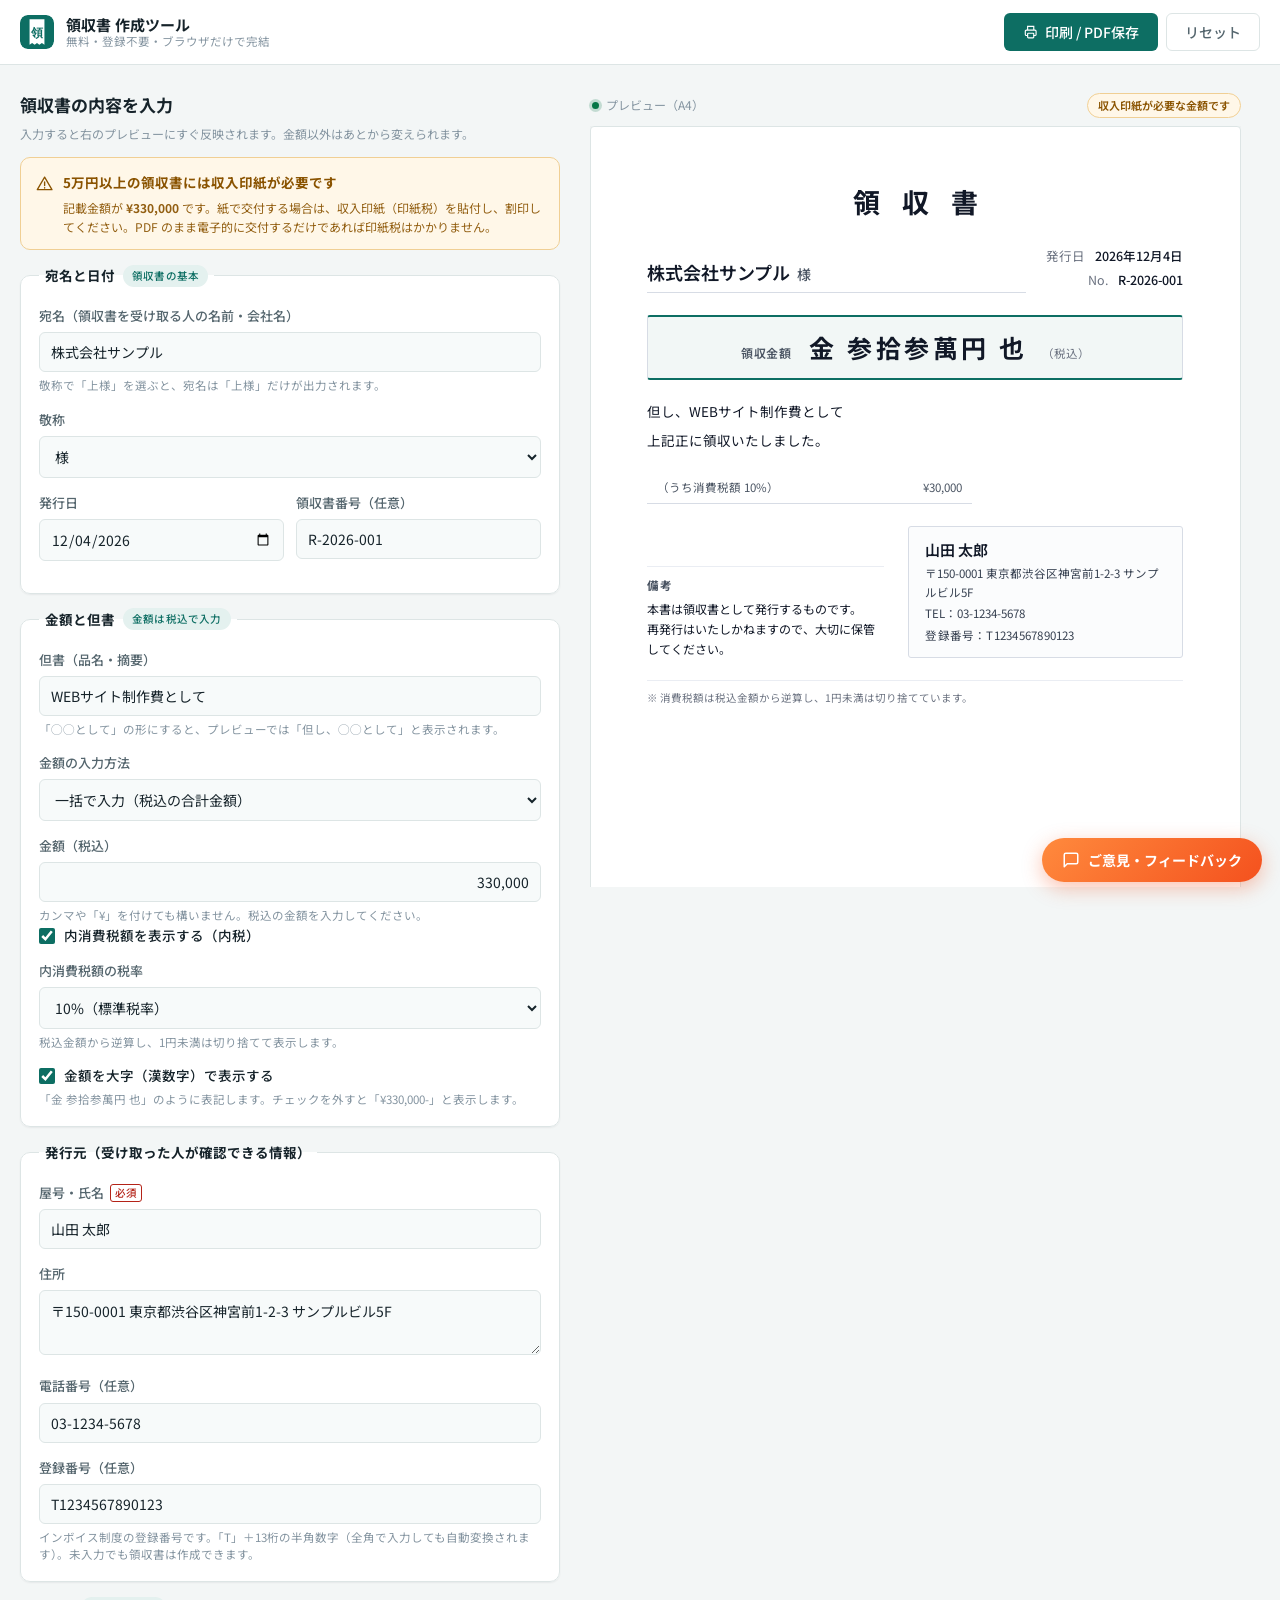
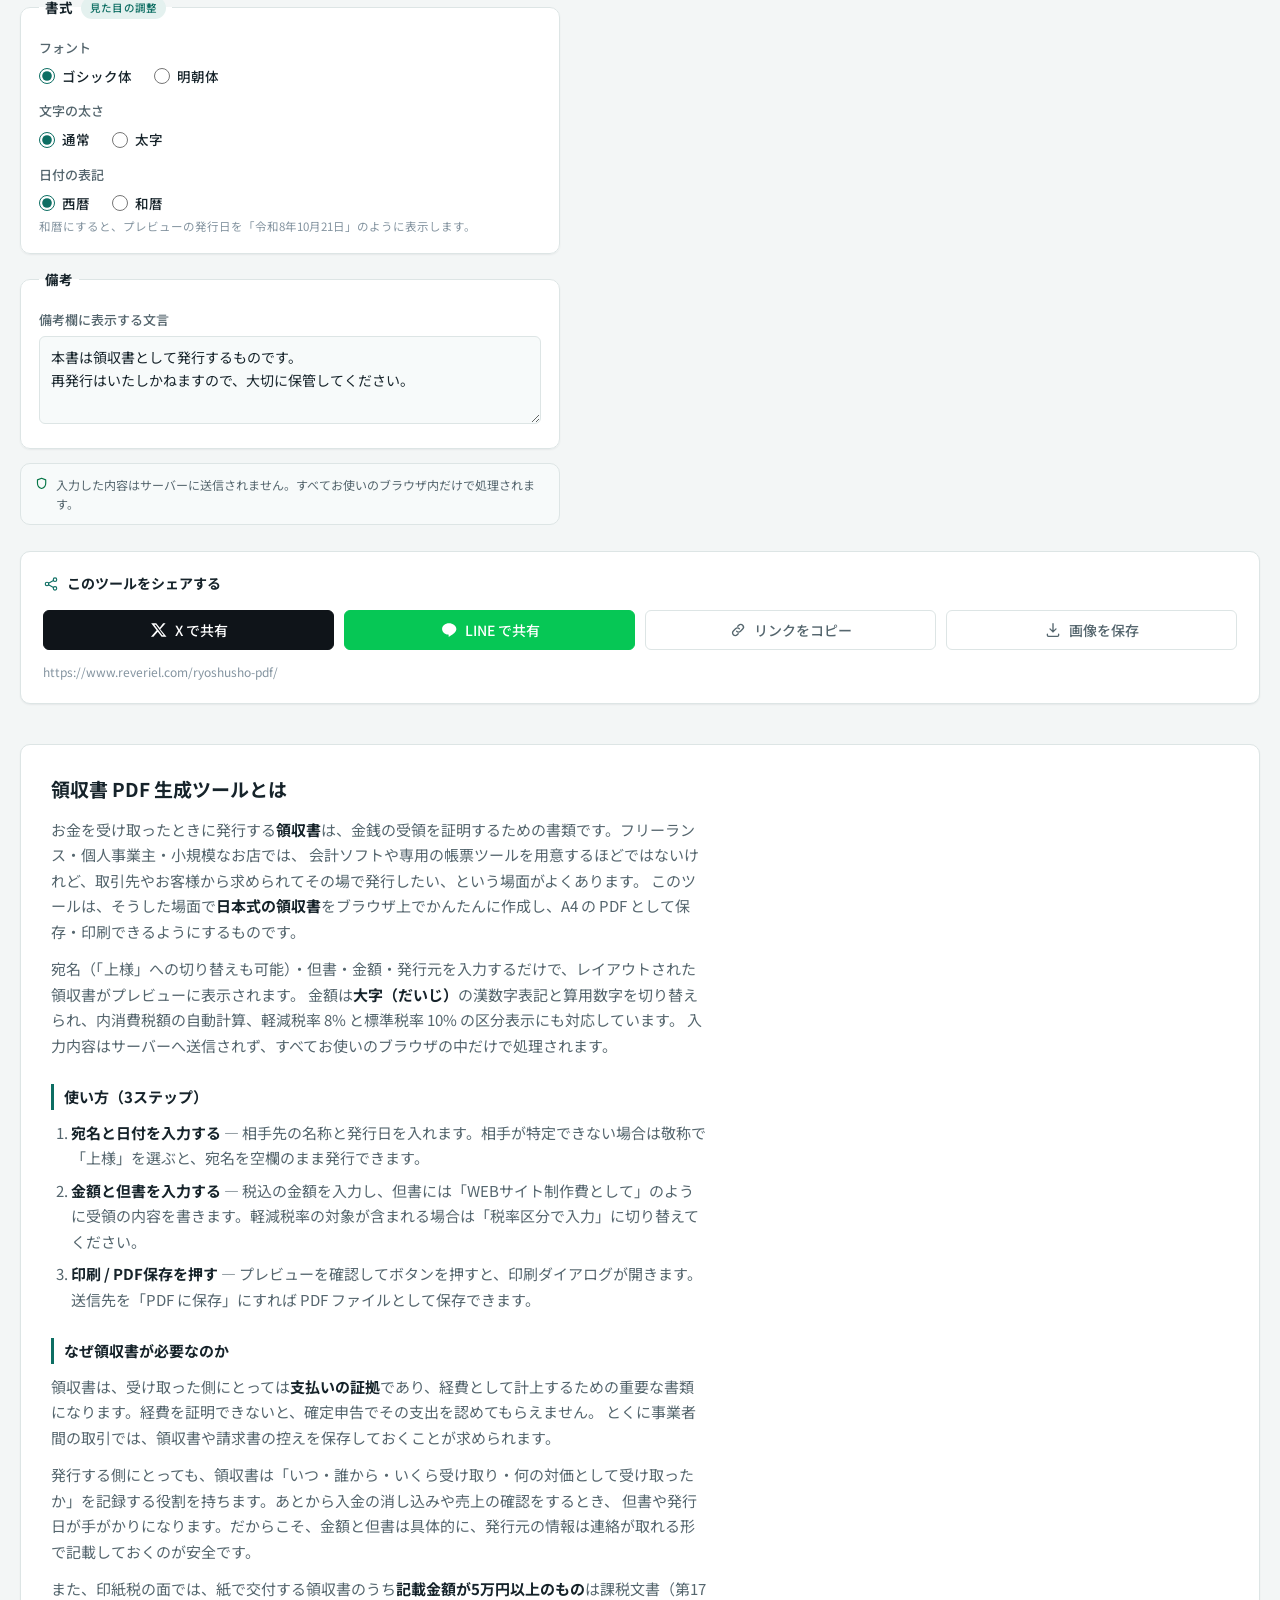
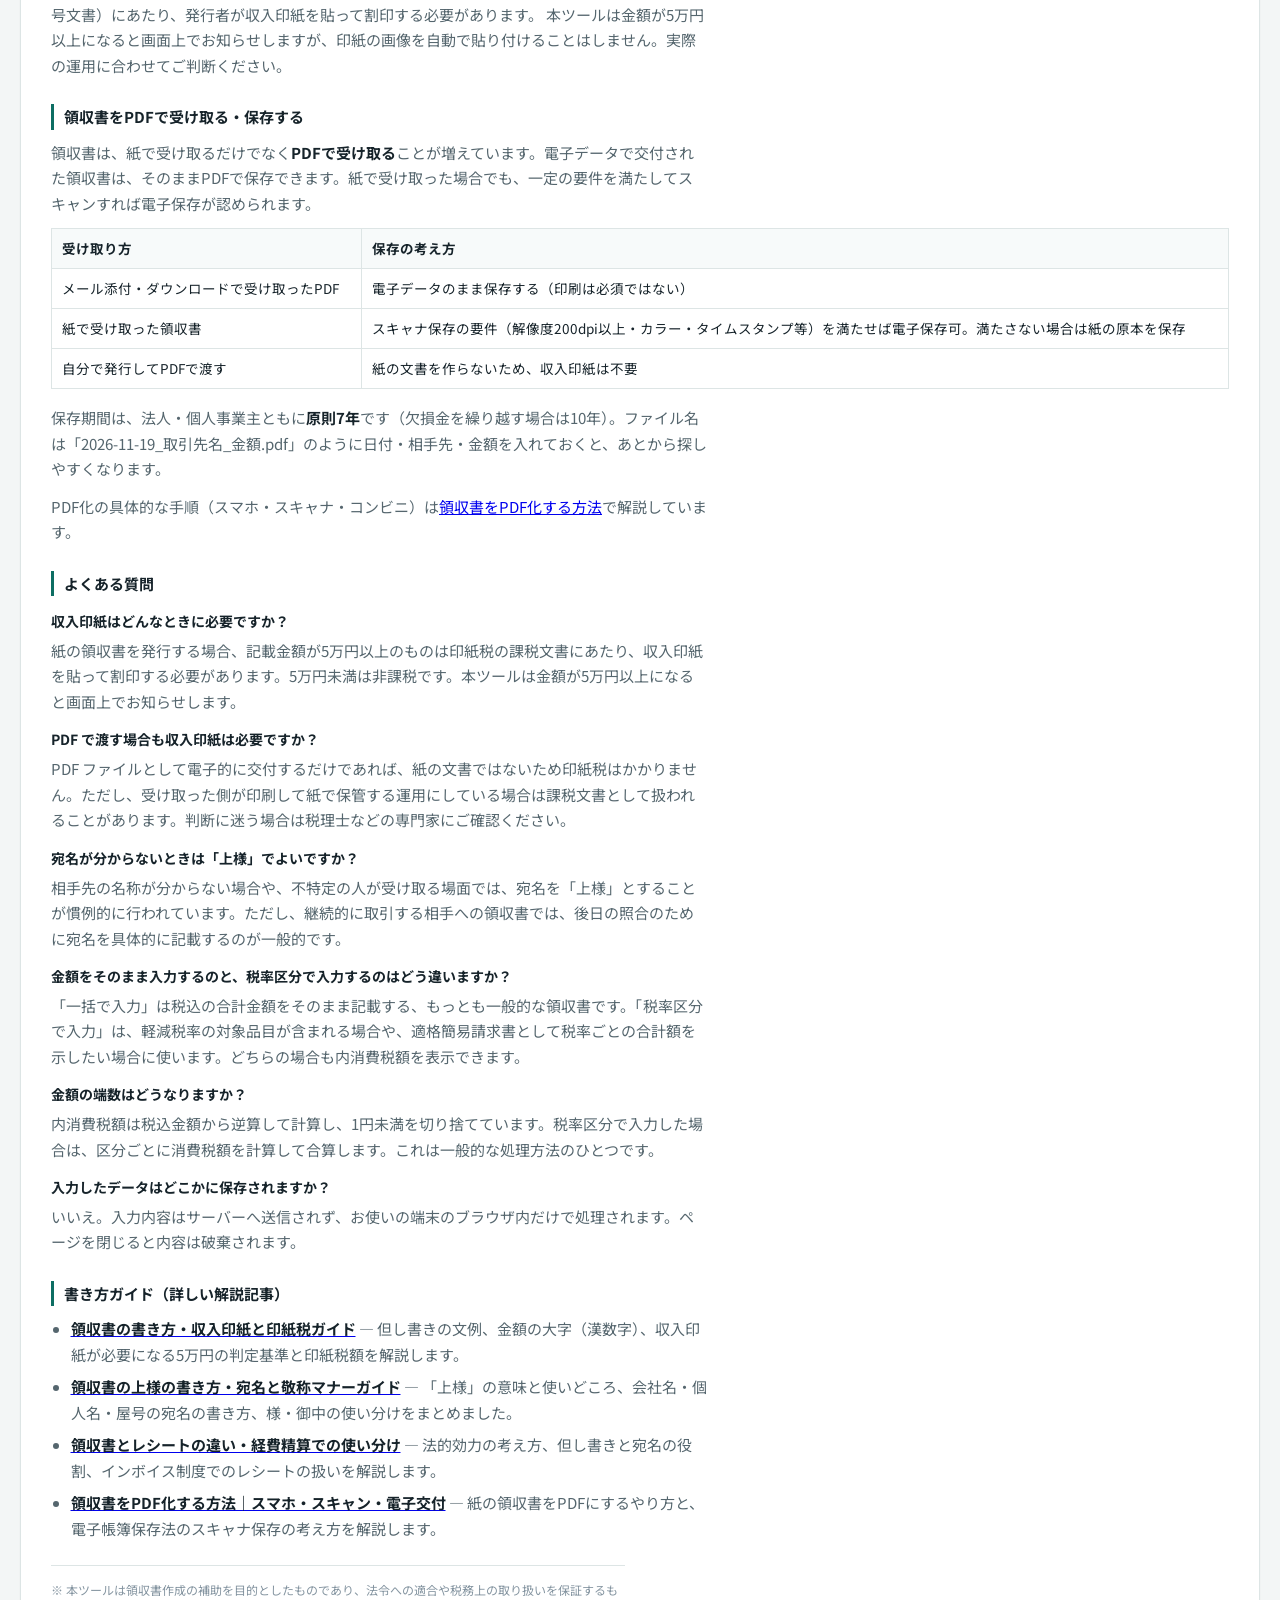
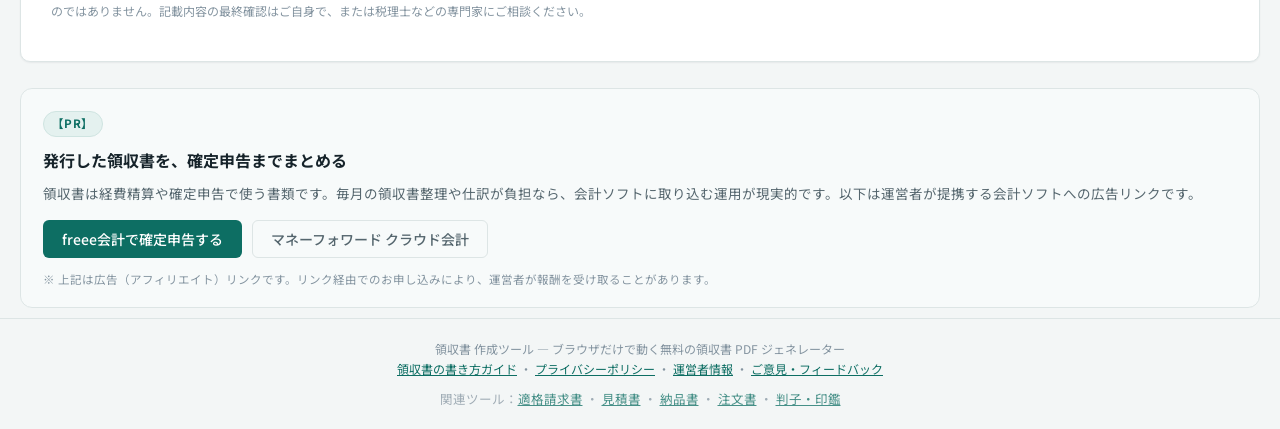
<file: index.html>
<!DOCTYPE html>
<html lang="ja">
<head>
<meta charset="UTF-8">
<meta name="viewport" content="width=device-width, initial-scale=1">
<title>領収書 PDF 生成ツール｜無料・登録不要でそのまま印刷できる</title>
<meta name="description" content="宛名・但書・金額（大字対応）・発行元を入力するだけで、日本式の領収書を無料で作成し PDF 保存・印刷できるツールです。収入印紙が必要な金額の自動チェック、軽減税率（8%）区分、登録番号にも対応。登録不要、すべてブラウザ内で完結します。">
<meta name="robots" content="index, follow">
<link rel="canonical" href="https://www.reveriel.com/ryoshusho-pdf/">
<meta property="og:type" content="website">
<meta property="og:title" content="領収書 PDF 生成ツール｜無料・登録不要">
<meta property="og:description" content="宛名・但書・金額（大字対応）・発行元を入力して、日本式の領収書を無料で PDF 保存・印刷できます。">
<meta property="og:locale" content="ja_JP">
<meta property="og:url" content="https://www.reveriel.com/ryoshusho-pdf/">
<meta property="og:image" content="https://www.reveriel.com/ryoshusho-pdf/og-image.png">
<meta property="og:image:width" content="1200">
<meta property="og:image:height" content="630">
<meta name="twitter:card" content="summary_large_image">
<meta name="twitter:image" content="https://www.reveriel.com/ryoshusho-pdf/og-image.png">
<link rel="preconnect" href="https://fonts.googleapis.com">
<link rel="preconnect" href="https://fonts.gstatic.com" crossorigin>
<link href="https://fonts.googleapis.com/css2?family=Noto+Sans+JP:wght@400;500;700&display=swap" rel="stylesheet">
<link rel="icon" href="data:image/svg+xml,%3Csvg xmlns='http://www.w3.org/2000/svg' viewBox='0 0 32 32'%3E%3Crect width='32' height='32' rx='7' fill='%230d6e63'/%3E%3Cpath d='M9 4h14v24l-2.4-1.6L18.2 28l-2.2-1.6L13.8 28l-2.4-1.6L9 28V4z' fill='%23ffffff'/%3E%3Ctext x='16' y='21' text-anchor='middle' font-family='sans-serif' font-size='11' font-weight='700' fill='%230d6e63'%3E%E9%A0%98%3C/text%3E%3C/svg%3E">
<link rel="stylesheet" href="style.css">
<!-- Cloudflare Web Analytics --><script type='module' src='https://static.cloudflareinsights.com/beacon.min.js' data-cf-beacon='{"token": "6fc01bf3ac5e457ba1bd16b91e5b653e"}'></script><!-- End Cloudflare Web Analytics -->
<script type="application/ld+json">
{
  "@context": "https://schema.org",
  "@type": "SoftwareApplication",
  "name": "領収書 PDF 生成ツール",
  "applicationCategory": "BusinessApplication",
  "operatingSystem": "Web",
  "url": "https://www.reveriel.com/ryoshusho-pdf/",
  "description": "宛名・但書・金額（大字対応）・発行元を入力して、日本式の領収書を無料で作成し PDF 保存・印刷できるブラウザ完結型ツール。",
  "inLanguage": "ja",
  "offers": {
    "@type": "Offer",
    "price": "0",
    "priceCurrency": "JPY"
  },
  "featureList": [
    "領収書の A4 PDF 出力・印刷",
    "金額の大字（漢数字）表示",
    "収入印紙が必要な金額の自動チェック",
    "軽減税率 8%・標準税率 10% の区分表示",
    "登録番号（T＋13桁）の入力と検証",
    "入力内容はブラウザ内のみで処理"
  ]
}
</script>
<script type="application/ld+json">
{
  "@context": "https://schema.org",
  "@type": "FAQPage",
  "mainEntity": [
    {
      "@type": "Question",
      "name": "収入印紙はどんなときに必要ですか？",
      "acceptedAnswer": {
        "@type": "Answer",
        "text": "紙の領収書を受け取った側が保管する場合、記載金額が5万円以上のものは印紙税の課税文書（第17号文書）にあたり、発行者が収入印紙を貼って割印する必要があります。5万円未満は非課税です。本ツールは金額が5万円以上になると画面上でお知らせしますが、印紙の画像を自動で貼り付けることはしません。"
      }
    },
    {
      "@type": "Question",
      "name": "PDF で渡す場合も収入印紙は必要ですか？",
      "acceptedAnswer": {
        "@type": "Answer",
        "text": "PDF ファイルとして電子的に交付するだけであれば、紙の文書ではないため印紙税はかかりません。ただし、受け取った側が印刷して紙で保管する運用にする場合は、課税文書として扱われることがあります。詳しくは税理士などの専門家にご確認ください。"
      }
    },
    {
      "@type": "Question",
      "name": "宛名が分からないときは「上様」でよいですか？",
      "acceptedAnswer": {
        "@type": "Answer",
        "text": "相手先の名称が分からない場合や、不特定の人が受け取る場面では、宛名を「上様」とすることが慣例的に行われています。ただし、取引先へ発行する領収書では、後日の照合のために宛名を具体的に記載するのが一般的です。本ツールは敬称で「上様」を選ぶと、宛名欄を空にしたまま上様として出力します。"
      }
    },
    {
      "@type": "Question",
      "name": "軽減税率（8%）の区分はどこで使いますか？",
      "acceptedAnswer": {
        "@type": "Answer",
        "text": "書籍や食品など軽減税率の対象となる取引が含まれるとき、また、適格簡易請求書として税率ごとの合計額を示すときに使います。金額の入力を「税率区分で入力」に切り替えると、10%対象と8%対象を分けて入力でき、税込の合計額と内消費税額を自動計算します。"
      }
    },
    {
      "@type": "Question",
      "name": "入力した内容はサーバーに送信されますか？",
      "acceptedAnswer": {
        "@type": "Answer",
        "text": "いいえ。入力内容はサーバーへ送信されず、お使いの端末のブラウザ内だけで処理されます。ページを閉じると内容は破棄されます。"
      }
    }
  ]
}
</script>
</head>
<body>

<header class="site-header no-print">
  <div class="wrap header-inner">
    <div class="brand">
      <svg class="brand-mark" viewBox="0 0 32 32" aria-hidden="true">
        <rect width="32" height="32" rx="7" fill="currentColor"/>
        <path d="M9 4h14v24l-2.4-1.6L18.2 28l-2.2-1.6L13.8 28l-2.4-1.6L9 28V4z" fill="#fff"/>
        <text x="16" y="21" text-anchor="middle" font-family="sans-serif" font-size="11" font-weight="700" fill="currentColor">領</text>
      </svg>
      <div class="brand-text">
        <strong>領収書 作成ツール</strong>
        <span>無料・登録不要・ブラウザだけで完結</span>
      </div>
    </div>

    <div class="header-actions">
      <button type="button" class="btn btn-primary" id="printBtn">
        <svg viewBox="0 0 20 20" aria-hidden="true" class="ic">
          <path d="M6 7V3h8v4M6 15H4.5A1.5 1.5 0 0 1 3 13.5v-4A1.5 1.5 0 0 1 4.5 8h11A1.5 1.5 0 0 1 17 9.5v4a1.5 1.5 0 0 1-1.5 1.5H14" fill="none" stroke="currentColor" stroke-width="1.5" stroke-linecap="round"/>
          <rect x="6" y="12" width="8" height="6" rx="1" fill="none" stroke="currentColor" stroke-width="1.5"/>
        </svg>
        印刷 / PDF保存
      </button>
      <button type="button" class="btn btn-ghost" id="resetBtn">リセット</button>
    </div>
  </div>
</header>

<main class="wrap">

  <div class="layout">

  <!-- ============ 入力フォーム ============ -->
  <section class="pane form-pane no-print" aria-label="入力フォーム">
    <div class="pane-head">
      <h2>領収書の内容を入力</h2>
      <p class="hint">入力すると右のプレビューにすぐ反映されます。金額以外はあとから変えられます。</p>
    </div>

    <form id="receiptForm" autocomplete="off" novalidate>

      <!-- 収入印紙の注意喚起（画面のみ） -->
      <div class="stamp-alert" id="stampAlert" role="status" hidden>
        <svg viewBox="0 0 20 20" aria-hidden="true" class="ic">
          <path d="M10 2.5 1.5 17h17L10 2.5z" fill="none" stroke="currentColor" stroke-width="1.5" stroke-linejoin="round"/>
          <path d="M10 8v4.2M10 14.6v.6" fill="none" stroke="currentColor" stroke-width="1.6" stroke-linecap="round"/>
        </svg>
        <div>
          <strong>5万円以上の領収書には収入印紙が必要です</strong>
          <p>記載金額が <span id="stampAmount">¥50,000</span> です。紙で交付する場合は、収入印紙（印紙税）を貼付し、割印してください。PDF のまま電子的に交付するだけであれば印紙税はかかりません。</p>
        </div>
      </div>

      <fieldset class="card">
        <legend>宛名と日付<span class="req-badge">領収書の基本</span></legend>

        <div class="field">
          <label for="clientName">宛名（領収書を受け取る人の名前・会社名）</label>
          <input type="text" id="clientName" name="clientName" placeholder="例：株式会社サンプル" aria-describedby="clientNameHelp">
          <p class="help" id="clientNameHelp">敬称で「上様」を選ぶと、宛名は「上様」だけが出力されます。</p>
        </div>

        <div class="field">
          <label for="clientHonorific">敬称</label>
          <select id="clientHonorific" name="clientHonorific">
            <option value="様" selected>様</option>
            <option value="御中">御中</option>
            <option value="上様">上様（宛名が分からないとき）</option>
            <option value="">（付けない）</option>
          </select>
          <p class="field-warn" id="atesamaWarn" hidden>「上様」は相手先が特定できない場合の慣例です。適格請求書（インボイス）では、宛名が「上様」のままだと相手が仕入税額控除を受けられないことがあります（小売業・飲食店業・タクシー業等が交付できる適格簡易請求書を除く）。取引先に発行する場合は、宛名を具体的に記載してください。</p>
        </div>

        <div class="field-row">
          <div class="field">
            <label for="issueDate">発行日</label>
            <input type="date" id="issueDate" name="issueDate">
          </div>
          <div class="field">
            <label for="receiptNo">領収書番号（任意）</label>
            <input type="text" id="receiptNo" name="receiptNo" placeholder="例：R-2026-001">
          </div>
        </div>
      </fieldset>

      <fieldset class="card">
        <legend>金額と但書<span class="req-badge">金額は税込で入力</span></legend>

        <div class="field">
          <label for="proviso">但書（品名・摘要）</label>
          <input type="text" id="proviso" name="proviso" placeholder="例：WEBサイト制作費として / お品代として" aria-describedby="provisoHelp">
          <p class="help" id="provisoHelp">「◯◯として」の形にすると、プレビューでは「但し、◯◯として」と表示されます。</p>
        </div>

        <div class="field">
          <label for="amountMode">金額の入力方法</label>
          <select id="amountMode" name="amountMode">
            <option value="single" selected>一括で入力（税込の合計金額）</option>
            <option value="split">税率区分で入力（10% と 8% に分ける）</option>
          </select>
        </div>

        <div id="singleAmountBlock">
          <div class="field">
            <label for="amountTotal">金額（税込）</label>
            <input type="text" id="amountTotal" name="amountTotal" class="num" inputmode="numeric" placeholder="330000" aria-describedby="amountTotalHelp">
            <p class="help" id="amountTotalHelp">カンマや「¥」を付けても構いません。税込の金額を入力してください。</p>
          </div>
        </div>

        <div id="splitAmountBlock" hidden>
          <div class="field-row">
            <div class="field">
              <label for="amount10">10% 対象額（税込）</label>
              <input type="text" id="amount10" name="amount10" class="num" inputmode="numeric" placeholder="300000">
            </div>
            <div class="field">
              <label for="amount8">8% 対象額（税込・軽減税率）</label>
              <input type="text" id="amount8" name="amount8" class="num" inputmode="numeric" placeholder="30000">
            </div>
          </div>
          <p class="hint">軽減税率の対象は、書籍・新聞・食品など限られた品目です。合計額は自動計算され、プレビューに税率ごとの内訳が表示されます。</p>
        </div>

        <div class="field">
          <label class="check-line" for="showTax">
            <input type="checkbox" id="showTax" name="showTax" checked>
            <span>内消費税額を表示する（内税）</span>
          </label>
        </div>

        <div class="field" id="taxRateBlock">
          <label for="taxRateIncluded">内消費税額の税率</label>
          <select id="taxRateIncluded" name="taxRateIncluded">
            <option value="10" selected>10%（標準税率）</option>
            <option value="8">8%（軽減税率）</option>
          </select>
          <p class="help">税込金額から逆算し、1円未満は切り捨てて表示します。</p>
        </div>

        <div class="field">
          <label class="check-line" for="useDaiji">
            <input type="checkbox" id="useDaiji" name="useDaiji" checked>
            <span>金額を大字（漢数字）で表示する</span>
          </label>
          <p class="help">「金 参拾参萬円 也」のように表記します。チェックを外すと「¥330,000-」と表示します。</p>
        </div>
      </fieldset>

      <fieldset class="card">
        <legend>発行元（受け取った人が確認できる情報）</legend>

        <div class="field">
          <label for="issuerName">屋号・氏名<span class="req">必須</span></label>
          <input type="text" id="issuerName" name="issuerName" placeholder="例：山田 太郎 / デザインスタジオ山田">
        </div>

        <div class="field">
          <label for="issuerAddress">住所</label>
          <textarea id="issuerAddress" name="issuerAddress" rows="2" placeholder="例：〒150-0001 東京都渋谷区神宮前1-2-3 サンプルビル5F"></textarea>
        </div>

        <div class="field">
          <label for="issuerTel">電話番号（任意）</label>
          <input type="text" id="issuerTel" name="issuerTel" inputmode="tel" placeholder="例：03-1234-5678">
        </div>

        <div class="field">
          <label for="regNumber">登録番号（任意）</label>
          <input type="text" id="regNumber" name="regNumber" placeholder="T1234567890123"
                 inputmode="text" spellcheck="false" aria-describedby="regNumberHelp regNumberError">
          <p class="help" id="regNumberHelp">インボイス制度の登録番号です。「T」＋13桁の半角数字（全角で入力しても自動変換されます）。未入力でも領収書は作成できます。</p>
          <p class="error" id="regNumberError" role="alert" hidden>登録番号の形式が正しくありません。「T」の後に13桁の数字を入力してください。</p>
        </div>
      </fieldset>

      <fieldset class="card">
        <legend>書式<span class="req-badge">見た目の調整</span></legend>

        <div class="field">
          <span class="field-label" id="docFontLabel">フォント</span>
          <div class="radio-row" role="radiogroup" aria-labelledby="docFontLabel">
            <label class="radio-line"><input type="radio" name="docFont" value="gothic" checked><span>ゴシック体</span></label>
            <label class="radio-line"><input type="radio" name="docFont" value="mincho"><span>明朝体</span></label>
          </div>
        </div>

        <div class="field">
          <span class="field-label" id="docWeightLabel">文字の太さ</span>
          <div class="radio-row" role="radiogroup" aria-labelledby="docWeightLabel">
            <label class="radio-line"><input type="radio" name="docWeight" value="normal" checked><span>通常</span></label>
            <label class="radio-line"><input type="radio" name="docWeight" value="bold"><span>太字</span></label>
          </div>
        </div>

        <div class="field">
          <span class="field-label" id="dateEraLabel">日付の表記</span>
          <div class="radio-row" role="radiogroup" aria-labelledby="dateEraLabel">
            <label class="radio-line"><input type="radio" name="dateEra" value="seireki" checked><span>西暦</span></label>
            <label class="radio-line"><input type="radio" name="dateEra" value="wareki"><span>和暦</span></label>
          </div>
          <p class="help">和暦にすると、プレビューの発行日を「令和8年10月21日」のように表示します。</p>
        </div>
      </fieldset>

      <fieldset class="card">
        <legend>備考</legend>
        <div class="field">
          <label for="notes">備考欄に表示する文言</label>
          <textarea id="notes" name="notes" rows="3" placeholder="例：再発行はいたしかねます。"></textarea>
        </div>
      </fieldset>

      <p class="privacy-note">
        <svg viewBox="0 0 16 16" aria-hidden="true" class="ic"><path d="M8 1.5 3 3.5v4c0 3 2.1 5.6 5 6.5 2.9-.9 5-3.5 5-6.5v-4L8 1.5z" fill="none" stroke="currentColor" stroke-width="1.4" stroke-linejoin="round"/></svg>
        入力した内容はサーバーに送信されません。すべてお使いのブラウザ内だけで処理されます。
      </p>
    </form>
  </section>

  <!-- ============ プレビュー / 印刷対象 ============ -->
  <section class="pane preview-pane" aria-label="プレビュー">
    <div class="preview-bar no-print">
      <span class="dot"></span> プレビュー（A4）
      <span class="stamp-badge" id="stampBadge" hidden>収入印紙が必要な金額です</span>
    </div>

    <div class="paper-wrap">
      <article class="paper" id="paper">
        <h1 class="doc-title">領 収 書</h1>

        <header class="doc-head">
          <div class="doc-head-left">
            <p class="doc-to">
              <span class="client-name" id="pvClientName">株式会社サンプル</span><span class="honorific" id="pvHonorific">様</span>
            </p>
          </div>

          <div class="doc-head-right">
            <p class="doc-meta-line">
              <span class="meta-label">発行日</span>
              <span id="pvDate">2026年10月11日</span>
            </p>
            <p class="doc-meta-line" id="pvNoLine" hidden>
              <span class="meta-label">No.</span>
              <span id="pvNo"></span>
            </p>
          </div>
        </header>

        <div class="amount-band">
          <span class="amount-label">領収金額</span>
          <span class="amount-value num" id="pvAmount">¥0-</span>
          <span class="amount-note" id="pvAmountNote">（税込）</span>
        </div>

        <p class="proviso">
          但し、<span id="pvProviso">お品代として</span>
        </p>
        <p class="receipt-line">上記正に領収いたしました。</p>

        <div class="tax-breakdown" id="pvTaxBlock" hidden>
          <table class="breakdown-table">
            <tbody id="pvTaxRows"></tbody>
          </table>
        </div>

        <div class="doc-body">
          <div class="body-left">
            <div class="foot-block" id="pvNotesBlock" hidden>
              <h2 class="foot-title">備考</h2>
              <p class="foot-body" id="pvNotes"></p>
            </div>
          </div>

          <div class="issuer-block">
            <p class="issuer-name" id="pvIssuerName">山田 太郎</p>
            <p class="issuer-line" id="pvIssuerAddressLine" hidden><span id="pvIssuerAddress"></span></p>
            <p class="issuer-line" id="pvIssuerTelLine" hidden>TEL：<span id="pvIssuerTel"></span></p>
            <p class="issuer-reg" id="pvRegLine" hidden>登録番号：<span id="pvRegNumber"></span></p>
          </div>
        </div>

        <p class="paper-footnote" id="pvPaperNote" hidden></p>
      </article>
    </div>
  </section>

  <!-- ============ シェア（バイラル導線） ============ -->
  <section class="share-block no-print" id="shareBlock" aria-label="share">
    <p class="share-block-title">
      <svg viewBox="0 0 24 24" fill="none" stroke="currentColor" stroke-width="1.7" stroke-linecap="round" stroke-linejoin="round" aria-hidden="true"><circle cx="18" cy="5.5" r="2.6"/><circle cx="6" cy="12" r="2.6"/><circle cx="18" cy="18.5" r="2.6"/><path d="M8.3 10.8 15.7 6.7M8.3 13.2l7.4 4.1"/></svg>
      このツールをシェアする
    </p>
    <div class="share-row">
      <button class="btn share-btn share-x" id="shareXBtn" type="button" aria-label="X">
        <svg class="share-logo" viewBox="0 0 24 24" fill="currentColor" aria-hidden="true"><path d="M17.53 3h3.24l-7.08 8.09L22 21h-6.52l-5.11-6.68L4.53 21H1.29l7.57-8.66L1.6 3h6.69l4.62 6.1L17.53 3Zm-1.14 16.06h1.8L7.7 4.85H5.77l10.62 14.21Z"/></svg>
        X で共有
      </button>
      <button class="btn share-btn share-line" id="shareLineBtn" type="button" aria-label="LINE">
        <svg class="share-logo" viewBox="0 0 24 24" fill="currentColor" aria-hidden="true"><path d="M12 3C6.9 3 2.8 6.4 2.8 10.6c0 3.77 3.35 6.93 7.88 7.53.31.07.73.2.83.47.1.24.06.62.03.87l-.13.83c-.04.24-.19.94.82.51 1.01-.42 5.44-3.2 7.42-5.48 1.37-1.47 2.13-2.96 2.13-4.73C21.78 6.4 17.1 3 12 3Z"/></svg>
        LINE で共有
      </button>
      <button class="btn share-btn share-copy" id="shareCopyBtn" type="button" aria-label="copy link">
        <svg class="share-logo" viewBox="0 0 24 24" fill="none" stroke="currentColor" stroke-width="1.8" stroke-linecap="round" stroke-linejoin="round" aria-hidden="true"><path d="M10.2 13.7a3.6 3.6 0 0 0 5.1 0l2.9-2.9a3.6 3.6 0 0 0-5.1-5.1l-1.4 1.4"/><path d="M13.8 10.3a3.6 3.6 0 0 0-5.1 0l-2.9 2.9a3.6 3.6 0 0 0 5.1 5.1l1.4-1.4"/></svg>
        <span id="shareCopyLabel">リンクをコピー</span>
      </button>
      <button class="btn share-btn share-img" id="shareSaveBtn" type="button" aria-label="save image">
        <svg class="share-logo" viewBox="0 0 24 24" fill="none" stroke="currentColor" stroke-width="1.8" stroke-linecap="round" stroke-linejoin="round" aria-hidden="true"><path d="M12 3.5v11M8 10.5l4 4 4-4"/><path d="M4.5 17.5V19a1.5 1.5 0 0 0 1.5 1.5h12a1.5 1.5 0 0 0 1.5-1.5v-1.5"/></svg>
        <span id="shareSaveLabel">画像を保存</span>
      </button>
    </div>
    <p class="share-url" id="shareUrlText"></p>
  </section>

  <!-- ============ SEO 説明文 ============ -->
  </div>

  <section class="seo no-print" aria-label="ツールについて">
    <h2>領収書 PDF 生成ツールとは</h2>
    <p>
      お金を受け取ったときに発行する<strong>領収書</strong>は、金銭の受領を証明するための書類です。フリーランス・個人事業主・小規模なお店では、
      会計ソフトや専用の帳票ツールを用意するほどではないけれど、取引先やお客様から求められてその場で発行したい、という場面がよくあります。
      このツールは、そうした場面で<strong>日本式の領収書</strong>をブラウザ上でかんたんに作成し、A4 の PDF として保存・印刷できるようにするものです。
    </p>
    <p>
      宛名（「上様」への切り替えも可能）・但書・金額・発行元を入力するだけで、レイアウトされた領収書がプレビューに表示されます。
      金額は<strong>大字（だいじ）</strong>の漢数字表記と算用数字を切り替えられ、内消費税額の自動計算、軽減税率 8% と標準税率 10% の区分表示にも対応しています。
      入力内容はサーバーへ送信されず、すべてお使いのブラウザの中だけで処理されます。
    </p>

    <h3>使い方（3ステップ）</h3>
    <ol class="seo-list">
      <li><strong>宛名と日付を入力する</strong> — 相手先の名称と発行日を入れます。相手が特定できない場合は敬称で「上様」を選ぶと、宛名を空欄のまま発行できます。</li>
      <li><strong>金額と但書を入力する</strong> — 税込の金額を入力し、但書には「WEBサイト制作費として」のように受領の内容を書きます。軽減税率の対象が含まれる場合は「税率区分で入力」に切り替えてください。</li>
      <li><strong>印刷 / PDF保存を押す</strong> — プレビューを確認してボタンを押すと、印刷ダイアログが開きます。送信先を「PDF に保存」にすれば PDF ファイルとして保存できます。</li>
    </ol>

    <h3>なぜ領収書が必要なのか</h3>
    <p>
      領収書は、受け取った側にとっては<strong>支払いの証拠</strong>であり、経費として計上するための重要な書類になります。経費を証明できないと、確定申告でその支出を認めてもらえません。
      とくに事業者間の取引では、領収書や請求書の控えを保存しておくことが求められます。
    </p>
    <p>
      発行する側にとっても、領収書は「いつ・誰から・いくら受け取り・何の対価として受け取ったか」を記録する役割を持ちます。あとから入金の消し込みや売上の確認をするとき、
      但書や発行日が手がかりになります。だからこそ、金額と但書は具体的に、発行元の情報は連絡が取れる形で記載しておくのが安全です。
    </p>
    <p>
      また、印紙税の面では、紙で交付する領収書のうち<strong>記載金額が5万円以上のもの</strong>は課税文書（第17号文書）にあたり、発行者が収入印紙を貼って割印する必要があります。
      本ツールは金額が5万円以上になると画面上でお知らせしますが、印紙の画像を自動で貼り付けることはしません。実際の運用に合わせてご判断ください。
    </p>

    <h3>領収書をPDFで受け取る・保存する</h3>
    <p>
      領収書は、紙で受け取るだけでなく<strong>PDFで受け取る</strong>ことが増えています。電子データで交付された領収書は、そのままPDFで保存できます。紙で受け取った場合でも、一定の要件を満たしてスキャンすれば電子保存が認められます。
    </p>
    <table class="guide-table">
      <thead>
        <tr><th>受け取り方</th><th>保存の考え方</th></tr>
      </thead>
      <tbody>
        <tr><td>メール添付・ダウンロードで受け取ったPDF</td><td>電子データのまま保存する（印刷は必須ではない）</td></tr>
        <tr><td>紙で受け取った領収書</td><td>スキャナ保存の要件（解像度200dpi以上・カラー・タイムスタンプ等）を満たせば電子保存可。満たさない場合は紙の原本を保存</td></tr>
        <tr><td>自分で発行してPDFで渡す</td><td>紙の文書を作らないため、収入印紙は不要</td></tr>
      </tbody>
    </table>
    <p>
      保存期間は、法人・個人事業主ともに<strong>原則7年</strong>です（欠損金を繰り越す場合は10年）。ファイル名は「2026-11-19_取引先名_金額.pdf」のように日付・相手先・金額を入れておくと、あとから探しやすくなります。
    </p>
    <p>
      PDF化の具体的な手順（スマホ・スキャナ・コンビニ）は<a href="ryoshusho-pdf-ka.html">領収書をPDF化する方法</a>で解説しています。
    </p>

    <h3>よくある質問</h3>
    <dl class="faq">
      <dt>収入印紙はどんなときに必要ですか？</dt>
      <dd>紙の領収書を発行する場合、記載金額が5万円以上のものは印紙税の課税文書にあたり、収入印紙を貼って割印する必要があります。5万円未満は非課税です。本ツールは金額が5万円以上になると画面上でお知らせします。</dd>

      <dt>PDF で渡す場合も収入印紙は必要ですか？</dt>
      <dd>PDF ファイルとして電子的に交付するだけであれば、紙の文書ではないため印紙税はかかりません。ただし、受け取った側が印刷して紙で保管する運用にしている場合は課税文書として扱われることがあります。判断に迷う場合は税理士などの専門家にご確認ください。</dd>

      <dt>宛名が分からないときは「上様」でよいですか？</dt>
      <dd>相手先の名称が分からない場合や、不特定の人が受け取る場面では、宛名を「上様」とすることが慣例的に行われています。ただし、継続的に取引する相手への領収書では、後日の照合のために宛名を具体的に記載するのが一般的です。</dd>

      <dt>金額をそのまま入力するのと、税率区分で入力するのはどう違いますか？</dt>
      <dd>「一括で入力」は税込の合計金額をそのまま記載する、もっとも一般的な領収書です。「税率区分で入力」は、軽減税率の対象品目が含まれる場合や、適格簡易請求書として税率ごとの合計額を示したい場合に使います。どちらの場合も内消費税額を表示できます。</dd>

      <dt>金額の端数はどうなりますか？</dt>
      <dd>内消費税額は税込金額から逆算して計算し、1円未満を切り捨てています。税率区分で入力した場合は、区分ごとに消費税額を計算して合算します。これは一般的な処理方法のひとつです。</dd>

      <dt>入力したデータはどこかに保存されますか？</dt>
      <dd>いいえ。入力内容はサーバーへ送信されず、お使いの端末のブラウザ内だけで処理されます。ページを閉じると内容は破棄されます。</dd>
    </dl>

    <h3>書き方ガイド（詳しい解説記事）</h3>
    <ul class="seo-list">
      <li><a href="ryoshusho-kakikata.html"><strong>領収書の書き方・収入印紙と印紙税ガイド</strong></a> — 但し書きの文例、金額の大字（漢数字）、収入印紙が必要になる5万円の判定基準と印紙税額を解説します。</li>
      <li><a href="uwayo.html"><strong>領収書の上様の書き方・宛名と敬称マナーガイド</strong></a> — 「上様」の意味と使いどころ、会社名・個人名・屋号の宛名の書き方、様・御中の使い分けをまとめました。</li>
      <li><a href="ryoshusho-vs-receipt.html"><strong>領収書とレシートの違い・経費精算での使い分け</strong></a> — 法的効力の考え方、但し書きと宛名の役割、インボイス制度でのレシートの扱いを解説します。</li>
      <li><a href="ryoshusho-pdf-ka.html"><strong>領収書をPDF化する方法｜スマホ・スキャン・電子交付</strong></a> — 紙の領収書をPDFにするやり方と、電子帳簿保存法のスキャナ保存の考え方を解説します。</li>
    </ul>

    <p class="disclaimer">
      ※ 本ツールは領収書作成の補助を目的としたものであり、法令への適合や税務上の取り扱いを保証するものではありません。記載内容の最終確認はご自身で、または税理士などの専門家にご相談ください。
    </p>
  </section>
</main>

<!-- ============ 【PR】会計ソフト（アフィリエイト） ============
     ⚠️ A8 Link Manager 連携済み（提携承認後に自動変換）。A8.net / もしも に登録・案件提携の承認後に、
        (1) 下記の <a> の href を実際の a8mat リンクへ
        (2) 末尾 img.pr-pixel の src を 1×1 トラッキングピクセルへ
        差し替えること。日本語ページ専用（中文ページには貼らない）。 -->
<section class="wrap pr-affiliate no-print" lang="ja" aria-labelledby="prTitle">
  <div class="pr-box">
    <p class="pr-badge">【PR】</p>
    <h2 class="pr-title" id="prTitle">発行した領収書を、確定申告までまとめる</h2>
    <p class="pr-lead">領収書は経費精算や確定申告で使う書類です。毎月の領収書整理や仕訳が負担なら、会計ソフトに取り込む運用が現実的です。以下は運営者が提携する会計ソフトへの広告リンクです。</p>
    <div class="pr-actions">
      <a class="pr-link btn btn-primary" href="https://www.freee.co.jp/" target="_blank" rel="nofollow sponsored noopener">freee会計で確定申告する</a>
      <a class="pr-link btn btn-ghost" href="https://biz.moneyforward.com/" target="_blank" rel="nofollow sponsored noopener">マネーフォワード クラウド会計</a>
    </div>
    <p class="pr-note">※ 上記は広告（アフィリエイト）リンクです。リンク経由でのお申し込みにより、運営者が報酬を受け取ることがあります。</p>
    <img class="pr-pixel" src="[data-uri]" width="1" height="1" alt="" aria-hidden="true">
  </div>
</section>

<footer class="site-footer no-print">
  <div class="wrap">
    <p>領収書 作成ツール — ブラウザだけで動く無料の領収書 PDF ジェネレーター</p>
    <p><a href="ryoshusho-kakikata.html">領収書の書き方ガイド</a> ・ <a href="privacy.html">プライバシーポリシー</a> ・ <a href="company.html">運営者情報</a> ・ <a href="https://docs.google.com/forms/d/e/1FAIpQLSfHGUfgAlViT3TFiVtJi_EpJ4ioUpd9oGyaJ7rehEV-gBH_PA/viewform?usp=pp_url&amp;entry.1745177199=%E9%A0%98%E5%8F%8E%E6%9B%B8" target="_blank" rel="noopener">ご意見・フィードバック</a></p>
    <p style="margin-top:8px;font-size:12.5px;opacity:.75;">関連ツール：<a href="https://www.reveriel.com/japan-invoice-pdf/">適格請求書</a> ・ <a href="https://www.reveriel.com/mitsumori-pdf/">見積書</a> ・ <a href="https://www.reveriel.com/nohinsho-pdf/">納品書</a> ・ <a href="https://www.reveriel.com/chumonsho-pdf/">注文書</a> ・ <a href="https://www.reveriel.com/hanko-generator/">判子・印鑑</a></p>
  </div>
</footer>

<script src="script.js"></script>
<!-- フィードバックFAB（右下固定・常時表示） -->
<a href="https://docs.google.com/forms/d/e/1FAIpQLSfHGUfgAlViT3TFiVtJi_EpJ4ioUpd9oGyaJ7rehEV-gBH_PA/viewform?usp=pp_url&amp;entry.1745177199=%E9%A0%98%E5%8F%8E%E6%9B%B8" target="_blank" rel="noopener" class="feedback-fab" aria-label="ご意見・フィードバックを送る">
  <svg viewBox="0 0 24 24" fill="none" stroke="currentColor" stroke-width="2" stroke-linecap="round" stroke-linejoin="round" aria-hidden="true"><path d="M21 15a2 2 0 0 1-2 2H7l-4 4V5a2 2 0 0 1 2-2h14a2 2 0 0 1 2 2z"/></svg>
  <span>ご意見・フィードバック</span>
</a>
<script src="feedback.js" defer></script>
<!-- A8 Link Manager：提携承認後、下の広告主URLが自動的に計測URLへ変換されます -->
<script src="https://statics.8me.jp/a8link/a8linkmgr.js"></script>
<script>if (typeof a8linkmgr === "function") { a8linkmgr({ "config_id": "6bNHGyHGa4qQLbQQiZks" }); }</script>
</body>
</html>
</file>
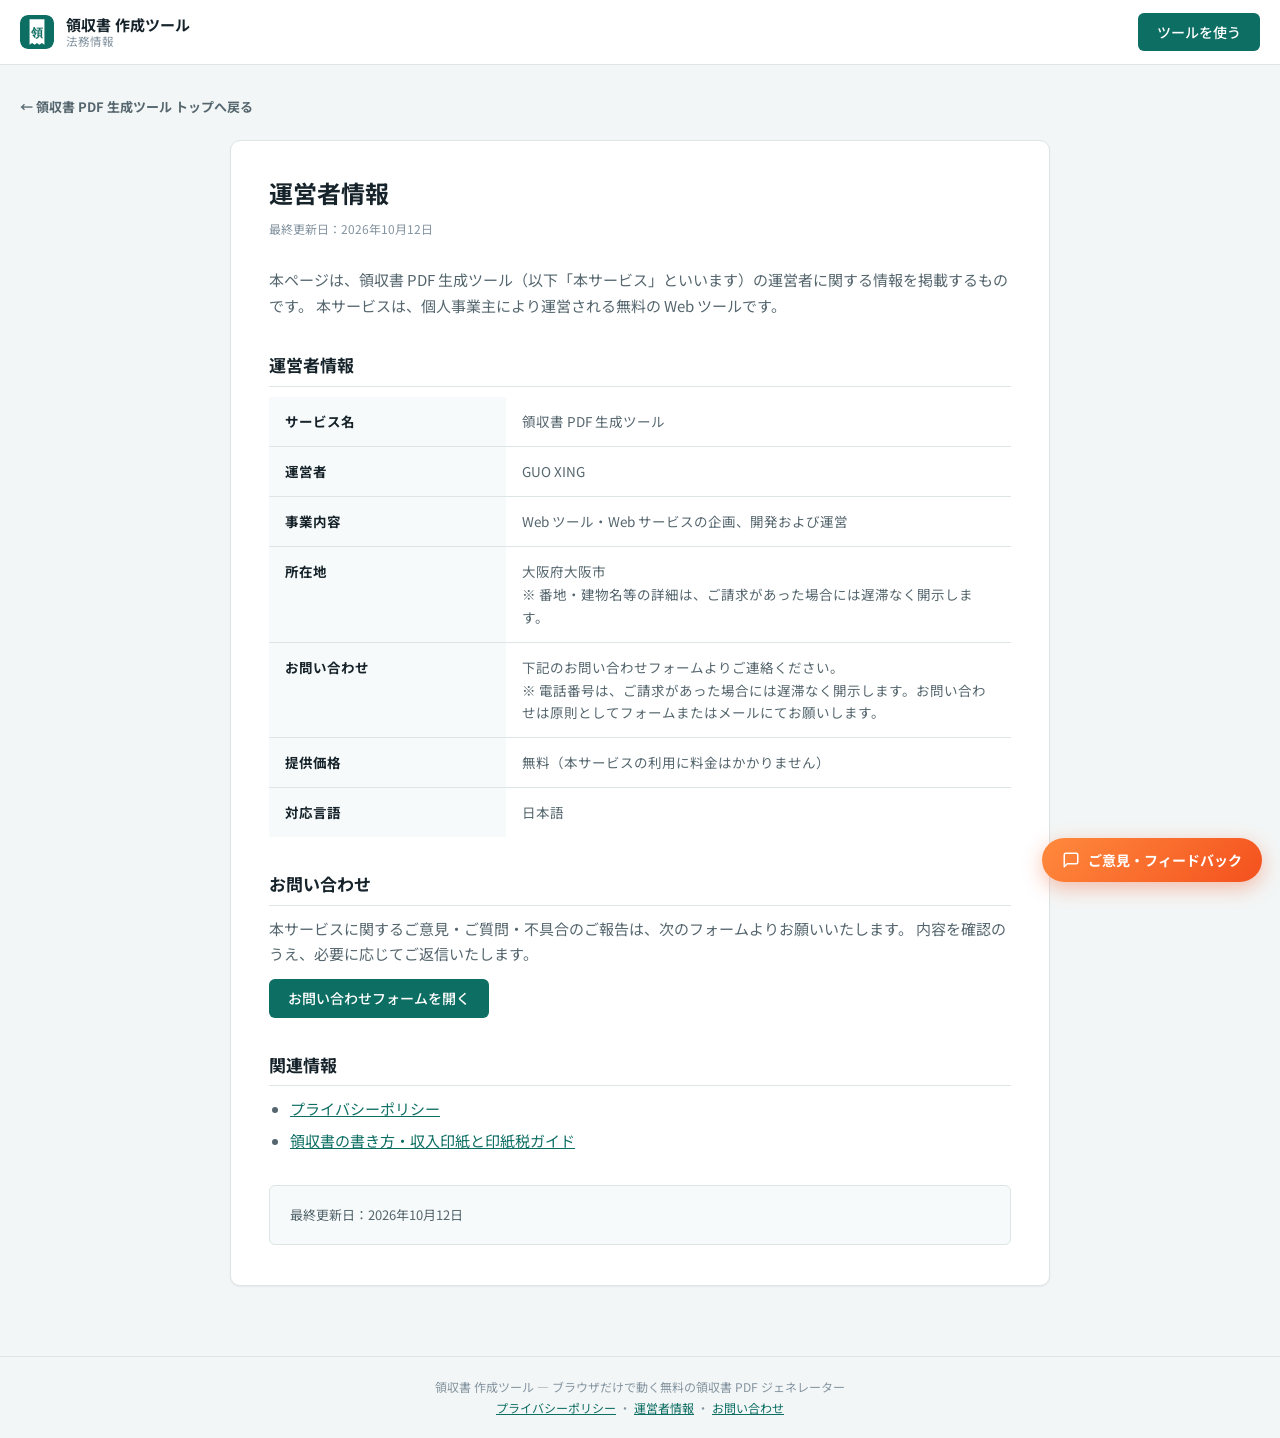
<file: company.html>
<!DOCTYPE html>
<html lang="ja">
<head>
<meta charset="UTF-8">
<meta name="viewport" content="width=device-width, initial-scale=1">
<title>運営者情報｜領収書 PDF 生成ツール</title>
<meta name="description" content="領収書 PDF 生成ツール（reveriel.com）の運営者情報です。運営者、所在地、お問い合わせ方法について掲載しています。">
<meta name="robots" content="index, follow">
<link rel="canonical" href="https://www.reveriel.com/ryoshusho-pdf/company.html">
<meta property="og:type" content="website">
<meta property="og:title" content="運営者情報｜領収書 PDF 生成ツール">
<meta property="og:description" content="領収書 PDF 生成ツール（reveriel.com）の運営者情報・お問い合わせ方法です。">
<meta property="og:locale" content="ja_JP">
<meta property="og:url" content="https://www.reveriel.com/ryoshusho-pdf/company.html">
<meta property="og:image" content="https://www.reveriel.com/ryoshusho-pdf/og-image.png">
<meta name="twitter:card" content="summary_large_image">
<meta name="twitter:image" content="https://www.reveriel.com/ryoshusho-pdf/og-image.png">
<link rel="preconnect" href="https://fonts.googleapis.com">
<link rel="preconnect" href="https://fonts.gstatic.com" crossorigin>
<link href="https://fonts.googleapis.com/css2?family=Noto+Sans+JP:wght@400;500;700&display=swap" rel="stylesheet">
<link rel="icon" href="data:image/svg+xml,%3Csvg xmlns='http://www.w3.org/2000/svg' viewBox='0 0 32 32'%3E%3Crect width='32' height='32' rx='7' fill='%230d6e63'/%3E%3Cpath d='M9 4h14v24l-2.4-1.6L18.2 28l-2.2-1.6L13.8 28l-2.4-1.6L9 28V4z' fill='%23ffffff'/%3E%3Ctext x='16' y='21' text-anchor='middle' font-family='sans-serif' font-size='11' font-weight='700' fill='%230d6e63'%3E%E9%A0%98%3C/text%3E%3C/svg%3E">
<link rel="stylesheet" href="style.css">
<link rel="stylesheet" href="legal.css">
<!-- Cloudflare Web Analytics --><script type='module' src='https://static.cloudflareinsights.com/beacon.min.js' data-cf-beacon='{"token": "6fc01bf3ac5e457ba1bd16b91e5b653e"}'></script><!-- End Cloudflare Web Analytics -->
</head>
<body>

<header class="site-header no-print">
  <div class="wrap header-inner">
    <a class="brand" href="https://www.reveriel.com/ryoshusho-pdf/" style="text-decoration:none;color:inherit;">
      <svg class="brand-mark" viewBox="0 0 32 32" aria-hidden="true">
        <rect width="32" height="32" rx="7" fill="currentColor"/>
        <path d="M9 4h14v24l-2.4-1.6L18.2 28l-2.2-1.6L13.8 28l-2.4-1.6L9 28V4z" fill="#fff"/>
        <text x="16" y="21" text-anchor="middle" font-family="sans-serif" font-size="11" font-weight="700" fill="currentColor">領</text>
      </svg>
      <div class="brand-text">
        <strong>領収書 作成ツール</strong>
        <span>法務情報</span>
      </div>
    </a>
    <div class="header-actions">
      <a class="btn btn-primary" href="https://www.reveriel.com/ryoshusho-pdf/">ツールを使う</a>
    </div>
  </div>
</header>

<main class="wrap">
  <div class="legal-page">
    <a class="legal-back" href="https://www.reveriel.com/ryoshusho-pdf/">← 領収書 PDF 生成ツール トップへ戻る</a>

    <article class="legal">
      <h1>運営者情報</h1>
      <p class="legal-meta">最終更新日：2026年10月12日</p>

      <p>
        本ページは、領収書 PDF 生成ツール（以下「本サービス」といいます）の運営者に関する情報を掲載するものです。
        本サービスは、個人事業主により運営される無料の Web ツールです。
      </p>

      <h2>運営者情報</h2>
      <table class="legal-table">
        <tbody>
          <tr>
            <th scope="row">サービス名</th>
            <td>領収書 PDF 生成ツール</td>
          </tr>
          <tr>
            <th scope="row">運営者</th>
            <td>GUO XING</td>
          </tr>
          <tr>
            <th scope="row">事業内容</th>
            <td>Web ツール・Web サービスの企画、開発および運営</td>
          </tr>
          <tr>
            <th scope="row">所在地</th>
            <td>大阪府大阪市<br>※ 番地・建物名等の詳細は、ご請求があった場合には遅滞なく開示します。</td>
          </tr>
          <tr>
            <th scope="row">お問い合わせ</th>
            <td>下記のお問い合わせフォームよりご連絡ください。<br>※ 電話番号は、ご請求があった場合には遅滞なく開示します。お問い合わせは原則としてフォームまたはメールにてお願いします。</td>
          </tr>
          <tr>
            <th scope="row">提供価格</th>
            <td>無料（本サービスの利用に料金はかかりません）</td>
          </tr>
          <tr>
            <th scope="row">対応言語</th>
            <td>日本語</td>
          </tr>
        </tbody>
      </table>

      <h2>お問い合わせ</h2>
      <p>
        本サービスに関するご意見・ご質問・不具合のご報告は、次のフォームよりお願いいたします。
        内容を確認のうえ、必要に応じてご返信いたします。
      </p>
      <p>
        <a class="btn btn-primary" href="https://docs.google.com/forms/d/e/1FAIpQLSfHGUfgAlViT3TFiVtJi_EpJ4ioUpd9oGyaJ7rehEV-gBH_PA/viewform?usp=pp_url&amp;entry.1745177199=%E9%A0%98%E5%8F%8E%E6%9B%B8" target="_blank" rel="noopener">お問い合わせフォームを開く</a>
      </p>

      <h2>関連情報</h2>
      <ul>
        <li><a href="privacy.html">プライバシーポリシー</a></li>
        <li><a href="ryoshusho-kakikata.html">領収書の書き方・収入印紙と印紙税ガイド</a></li>
      </ul>

      <div class="legal-contact">
        <p>最終更新日：2026年10月12日</p>
      </div>
    </article>
  </div>
</main>

<footer class="site-footer no-print">
  <div class="wrap">
    <p>領収書 作成ツール — ブラウザだけで動く無料の領収書 PDF ジェネレーター</p>
    <p><a href="privacy.html">プライバシーポリシー</a> ・ <a href="company.html">運営者情報</a> ・ <a href="https://docs.google.com/forms/d/e/1FAIpQLSfHGUfgAlViT3TFiVtJi_EpJ4ioUpd9oGyaJ7rehEV-gBH_PA/viewform?usp=pp_url&amp;entry.1745177199=%E9%A0%98%E5%8F%8E%E6%9B%B8" target="_blank" rel="noopener">お問い合わせ</a></p>
  </div>
</footer>

<!-- フィードバックFAB（右下固定） -->
<a href="https://docs.google.com/forms/d/e/1FAIpQLSfHGUfgAlViT3TFiVtJi_EpJ4ioUpd9oGyaJ7rehEV-gBH_PA/viewform?usp=pp_url&amp;entry.1745177199=%E9%A0%98%E5%8F%8E%E6%9B%B8" target="_blank" rel="noopener" class="feedback-fab" aria-label="ご意見・フィードバックを送る">
  <svg viewBox="0 0 24 24" fill="none" stroke="currentColor" stroke-width="2" stroke-linecap="round" stroke-linejoin="round" aria-hidden="true"><path d="M21 15a2 2 0 0 1-2 2H7l-4 4V5a2 2 0 0 1 2-2h14a2 2 0 0 1 2 2z"/></svg>
  <span>ご意見・フィードバック</span>
</a>
</body>
</html>
</file>
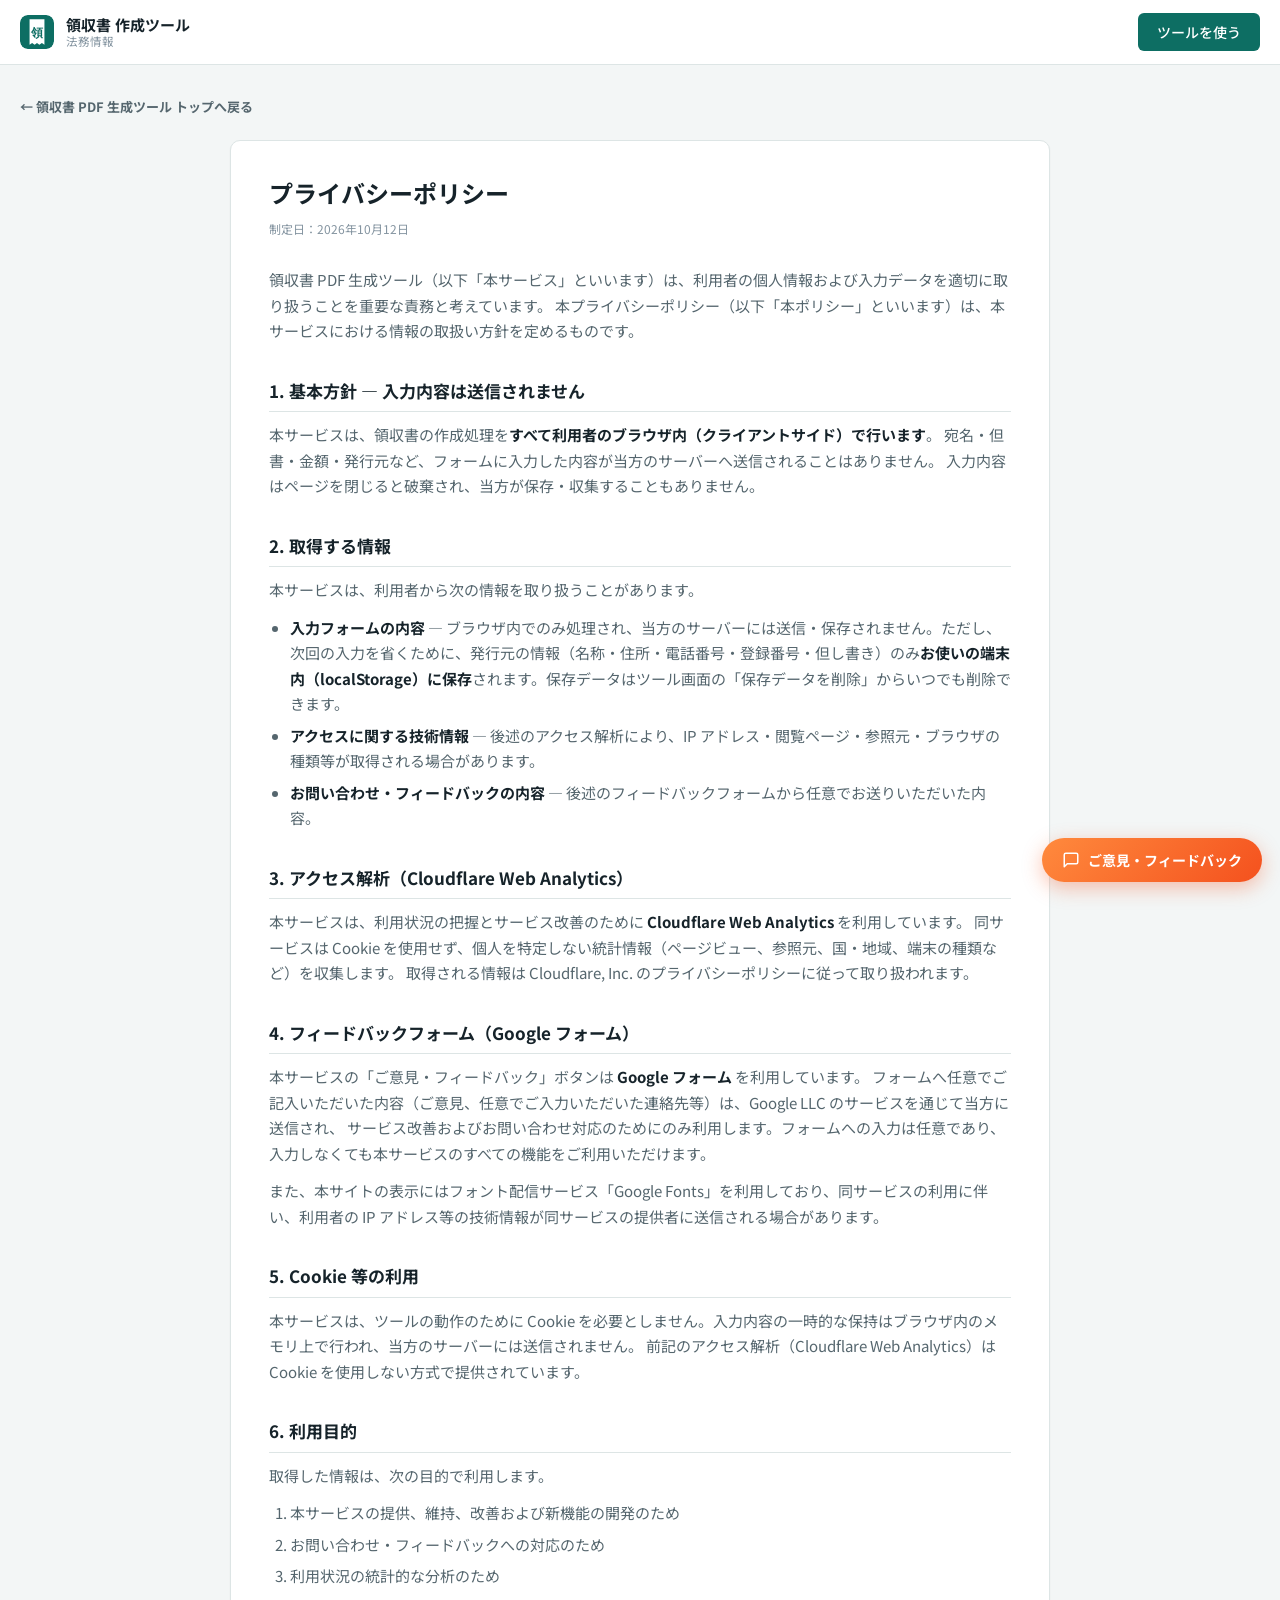
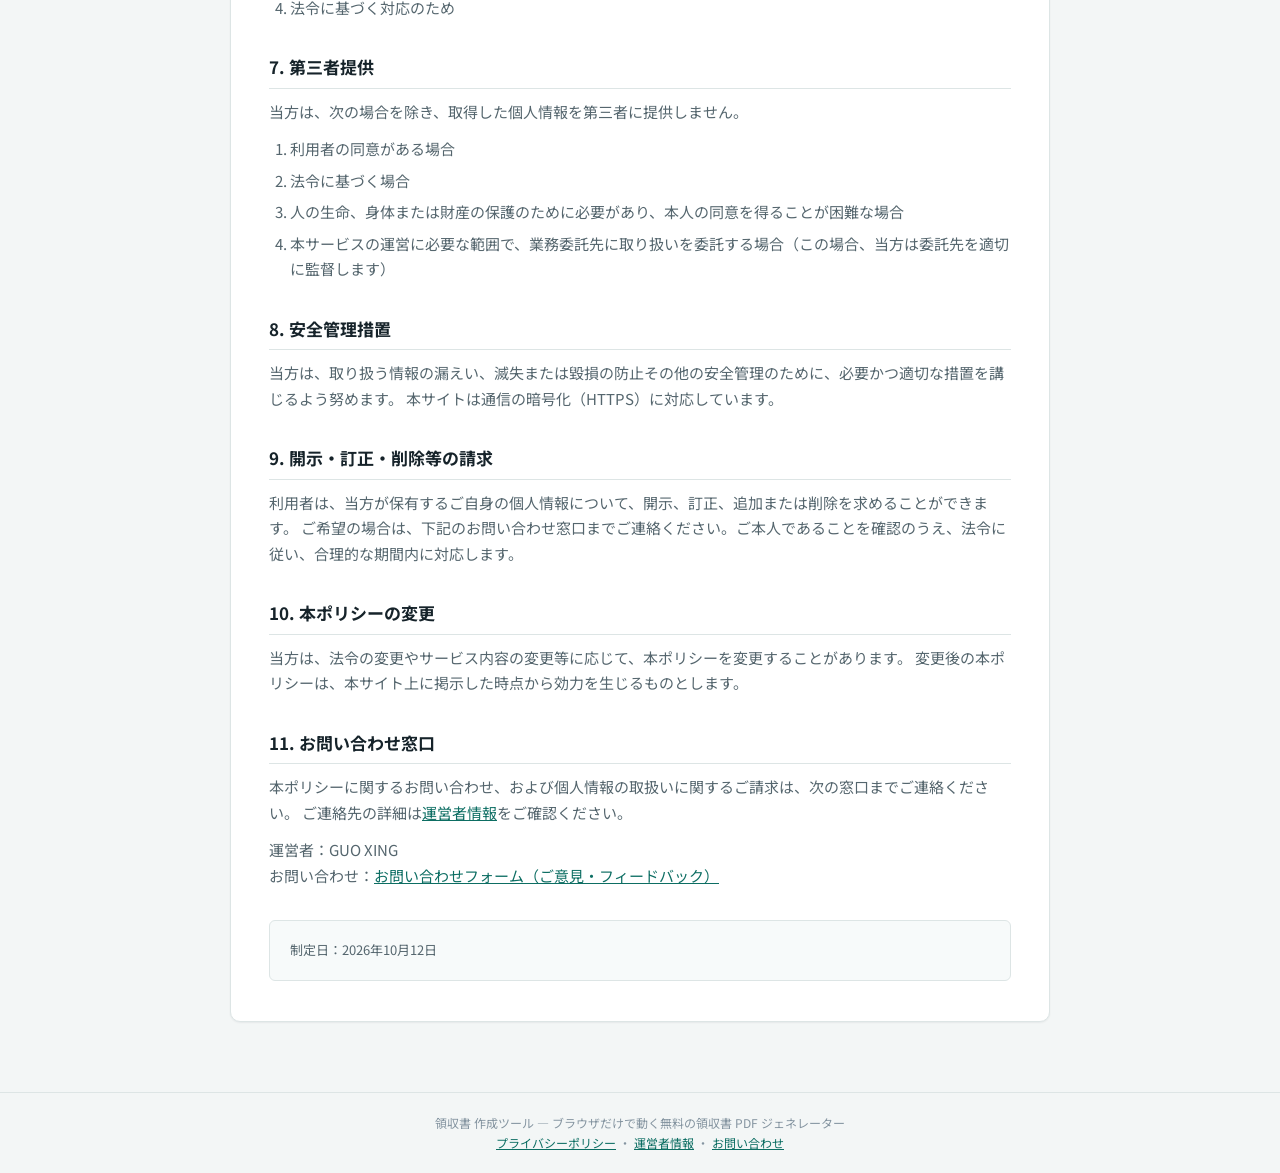
<file: privacy.html>
<!DOCTYPE html>
<html lang="ja">
<head>
<meta charset="UTF-8">
<meta name="viewport" content="width=device-width, initial-scale=1">
<title>プライバシーポリシー｜領収書 PDF 生成ツール</title>
<meta name="description" content="領収書 PDF 生成ツールにおける個人情報・利用者データの取扱い方針です。入力内容はブラウザ内のみで処理しサーバーへ送信しません。アクセス解析（Cloudflare Web Analytics）とフィードバック（Google フォーム）についても定めます。">
<meta name="robots" content="index, follow">
<link rel="canonical" href="https://www.reveriel.com/ryoshusho-pdf/privacy.html">
<meta property="og:type" content="website">
<meta property="og:title" content="プライバシーポリシー｜領収書 PDF 生成ツール">
<meta property="og:description" content="領収書 PDF 生成ツールにおける個人情報・利用者データの取扱い方針です。">
<meta property="og:locale" content="ja_JP">
<meta property="og:url" content="https://www.reveriel.com/ryoshusho-pdf/privacy.html">
<meta property="og:image" content="https://www.reveriel.com/ryoshusho-pdf/og-image.png">
<meta name="twitter:card" content="summary_large_image">
<meta name="twitter:image" content="https://www.reveriel.com/ryoshusho-pdf/og-image.png">
<link rel="preconnect" href="https://fonts.googleapis.com">
<link rel="preconnect" href="https://fonts.gstatic.com" crossorigin>
<link href="https://fonts.googleapis.com/css2?family=Noto+Sans+JP:wght@400;500;700&display=swap" rel="stylesheet">
<link rel="icon" href="data:image/svg+xml,%3Csvg xmlns='http://www.w3.org/2000/svg' viewBox='0 0 32 32'%3E%3Crect width='32' height='32' rx='7' fill='%230d6e63'/%3E%3Cpath d='M9 4h14v24l-2.4-1.6L18.2 28l-2.2-1.6L13.8 28l-2.4-1.6L9 28V4z' fill='%23ffffff'/%3E%3Ctext x='16' y='21' text-anchor='middle' font-family='sans-serif' font-size='11' font-weight='700' fill='%230d6e63'%3E%E9%A0%98%3C/text%3E%3C/svg%3E">
<link rel="stylesheet" href="style.css">
<link rel="stylesheet" href="legal.css">
<!-- Cloudflare Web Analytics --><script type='module' src='https://static.cloudflareinsights.com/beacon.min.js' data-cf-beacon='{"token": "6fc01bf3ac5e457ba1bd16b91e5b653e"}'></script><!-- End Cloudflare Web Analytics -->
</head>
<body>

<header class="site-header no-print">
  <div class="wrap header-inner">
    <a class="brand" href="https://www.reveriel.com/ryoshusho-pdf/" style="text-decoration:none;color:inherit;">
      <svg class="brand-mark" viewBox="0 0 32 32" aria-hidden="true">
        <rect width="32" height="32" rx="7" fill="currentColor"/>
        <path d="M9 4h14v24l-2.4-1.6L18.2 28l-2.2-1.6L13.8 28l-2.4-1.6L9 28V4z" fill="#fff"/>
        <text x="16" y="21" text-anchor="middle" font-family="sans-serif" font-size="11" font-weight="700" fill="currentColor">領</text>
      </svg>
      <div class="brand-text">
        <strong>領収書 作成ツール</strong>
        <span>法務情報</span>
      </div>
    </a>
    <div class="header-actions">
      <a class="btn btn-primary" href="https://www.reveriel.com/ryoshusho-pdf/">ツールを使う</a>
    </div>
  </div>
</header>

<main class="wrap">
  <div class="legal-page">
    <a class="legal-back" href="https://www.reveriel.com/ryoshusho-pdf/">← 領収書 PDF 生成ツール トップへ戻る</a>

    <article class="legal">
      <h1>プライバシーポリシー</h1>
      <p class="legal-meta">制定日：2026年10月12日</p>

      <p>
        領収書 PDF 生成ツール（以下「本サービス」といいます）は、利用者の個人情報および入力データを適切に取り扱うことを重要な責務と考えています。
        本プライバシーポリシー（以下「本ポリシー」といいます）は、本サービスにおける情報の取扱い方針を定めるものです。
      </p>

      <h2>1. 基本方針 — 入力内容は送信されません</h2>
      <p>
        本サービスは、領収書の作成処理を<strong>すべて利用者のブラウザ内（クライアントサイド）で行います</strong>。
        宛名・但書・金額・発行元など、フォームに入力した内容が当方のサーバーへ送信されることはありません。
        入力内容はページを閉じると破棄され、当方が保存・収集することもありません。
      </p>

      <h2>2. 取得する情報</h2>
      <p>本サービスは、利用者から次の情報を取り扱うことがあります。</p>
      <ul>
        <li><strong>入力フォームの内容</strong> — ブラウザ内でのみ処理され、当方のサーバーには送信・保存されません。ただし、次回の入力を省くために、発行元の情報（名称・住所・電話番号・登録番号・但し書き）のみ<strong>お使いの端末内（localStorage）に保存</strong>されます。保存データはツール画面の「保存データを削除」からいつでも削除できます。</li>
        <li><strong>アクセスに関する技術情報</strong> — 後述のアクセス解析により、IP アドレス・閲覧ページ・参照元・ブラウザの種類等が取得される場合があります。</li>
        <li><strong>お問い合わせ・フィードバックの内容</strong> — 後述のフィードバックフォームから任意でお送りいただいた内容。</li>
      </ul>

      <h2>3. アクセス解析（Cloudflare Web Analytics）</h2>
      <p>
        本サービスは、利用状況の把握とサービス改善のために <strong>Cloudflare Web Analytics</strong> を利用しています。
        同サービスは Cookie を使用せず、個人を特定しない統計情報（ページビュー、参照元、国・地域、端末の種類など）を収集します。
        取得される情報は Cloudflare, Inc. のプライバシーポリシーに従って取り扱われます。
      </p>

      <h2>4. フィードバックフォーム（Google フォーム）</h2>
      <p>
        本サービスの「ご意見・フィードバック」ボタンは <strong>Google フォーム</strong> を利用しています。
        フォームへ任意でご記入いただいた内容（ご意見、任意でご入力いただいた連絡先等）は、Google LLC のサービスを通じて当方に送信され、
        サービス改善およびお問い合わせ対応のためにのみ利用します。フォームへの入力は任意であり、入力しなくても本サービスのすべての機能をご利用いただけます。
      </p>
      <p>
        また、本サイトの表示にはフォント配信サービス「Google Fonts」を利用しており、同サービスの利用に伴い、利用者の IP アドレス等の技術情報が同サービスの提供者に送信される場合があります。
      </p>

      <h2>5. Cookie 等の利用</h2>
      <p>
        本サービスは、ツールの動作のために Cookie を必要としません。入力内容の一時的な保持はブラウザ内のメモリ上で行われ、当方のサーバーには送信されません。
        前記のアクセス解析（Cloudflare Web Analytics）は Cookie を使用しない方式で提供されています。
      </p>

      <h2>6. 利用目的</h2>
      <p>取得した情報は、次の目的で利用します。</p>
      <ol>
        <li>本サービスの提供、維持、改善および新機能の開発のため</li>
        <li>お問い合わせ・フィードバックへの対応のため</li>
        <li>利用状況の統計的な分析のため</li>
        <li>法令に基づく対応のため</li>
      </ol>

      <h2>7. 第三者提供</h2>
      <p>当方は、次の場合を除き、取得した個人情報を第三者に提供しません。</p>
      <ol>
        <li>利用者の同意がある場合</li>
        <li>法令に基づく場合</li>
        <li>人の生命、身体または財産の保護のために必要があり、本人の同意を得ることが困難な場合</li>
        <li>本サービスの運営に必要な範囲で、業務委託先に取り扱いを委託する場合（この場合、当方は委託先を適切に監督します）</li>
      </ol>

      <h2>8. 安全管理措置</h2>
      <p>
        当方は、取り扱う情報の漏えい、滅失または毀損の防止その他の安全管理のために、必要かつ適切な措置を講じるよう努めます。
        本サイトは通信の暗号化（HTTPS）に対応しています。
      </p>

      <h2>9. 開示・訂正・削除等の請求</h2>
      <p>
        利用者は、当方が保有するご自身の個人情報について、開示、訂正、追加または削除を求めることができます。
        ご希望の場合は、下記のお問い合わせ窓口までご連絡ください。ご本人であることを確認のうえ、法令に従い、合理的な期間内に対応します。
      </p>

      <h2>10. 本ポリシーの変更</h2>
      <p>
        当方は、法令の変更やサービス内容の変更等に応じて、本ポリシーを変更することがあります。
        変更後の本ポリシーは、本サイト上に掲示した時点から効力を生じるものとします。
      </p>

      <h2>11. お問い合わせ窓口</h2>
      <p>
        本ポリシーに関するお問い合わせ、および個人情報の取扱いに関するご請求は、次の窓口までご連絡ください。
        ご連絡先の詳細は<a href="company.html">運営者情報</a>をご確認ください。
      </p>
      <p>
        運営者：GUO XING<br>
        お問い合わせ：<a href="https://docs.google.com/forms/d/e/1FAIpQLSfHGUfgAlViT3TFiVtJi_EpJ4ioUpd9oGyaJ7rehEV-gBH_PA/viewform?usp=pp_url&amp;entry.1745177199=%E9%A0%98%E5%8F%8E%E6%9B%B8" target="_blank" rel="noopener">お問い合わせフォーム（ご意見・フィードバック）</a>
      </p>

      <div class="legal-contact">
        <p>制定日：2026年10月12日</p>
      </div>
    </article>
  </div>
</main>

<footer class="site-footer no-print">
  <div class="wrap">
    <p>領収書 作成ツール — ブラウザだけで動く無料の領収書 PDF ジェネレーター</p>
    <p><a href="privacy.html">プライバシーポリシー</a> ・ <a href="company.html">運営者情報</a> ・ <a href="https://docs.google.com/forms/d/e/1FAIpQLSfHGUfgAlViT3TFiVtJi_EpJ4ioUpd9oGyaJ7rehEV-gBH_PA/viewform?usp=pp_url&amp;entry.1745177199=%E9%A0%98%E5%8F%8E%E6%9B%B8" target="_blank" rel="noopener">お問い合わせ</a></p>
  </div>
</footer>

<!-- フィードバックFAB（右下固定） -->
<a href="https://docs.google.com/forms/d/e/1FAIpQLSfHGUfgAlViT3TFiVtJi_EpJ4ioUpd9oGyaJ7rehEV-gBH_PA/viewform?usp=pp_url&amp;entry.1745177199=%E9%A0%98%E5%8F%8E%E6%9B%B8" target="_blank" rel="noopener" class="feedback-fab" aria-label="ご意見・フィードバックを送る">
  <svg viewBox="0 0 24 24" fill="none" stroke="currentColor" stroke-width="2" stroke-linecap="round" stroke-linejoin="round" aria-hidden="true"><path d="M21 15a2 2 0 0 1-2 2H7l-4 4V5a2 2 0 0 1 2-2h14a2 2 0 0 1 2 2z"/></svg>
  <span>ご意見・フィードバック</span>
</a>
</body>
</html>
</file>
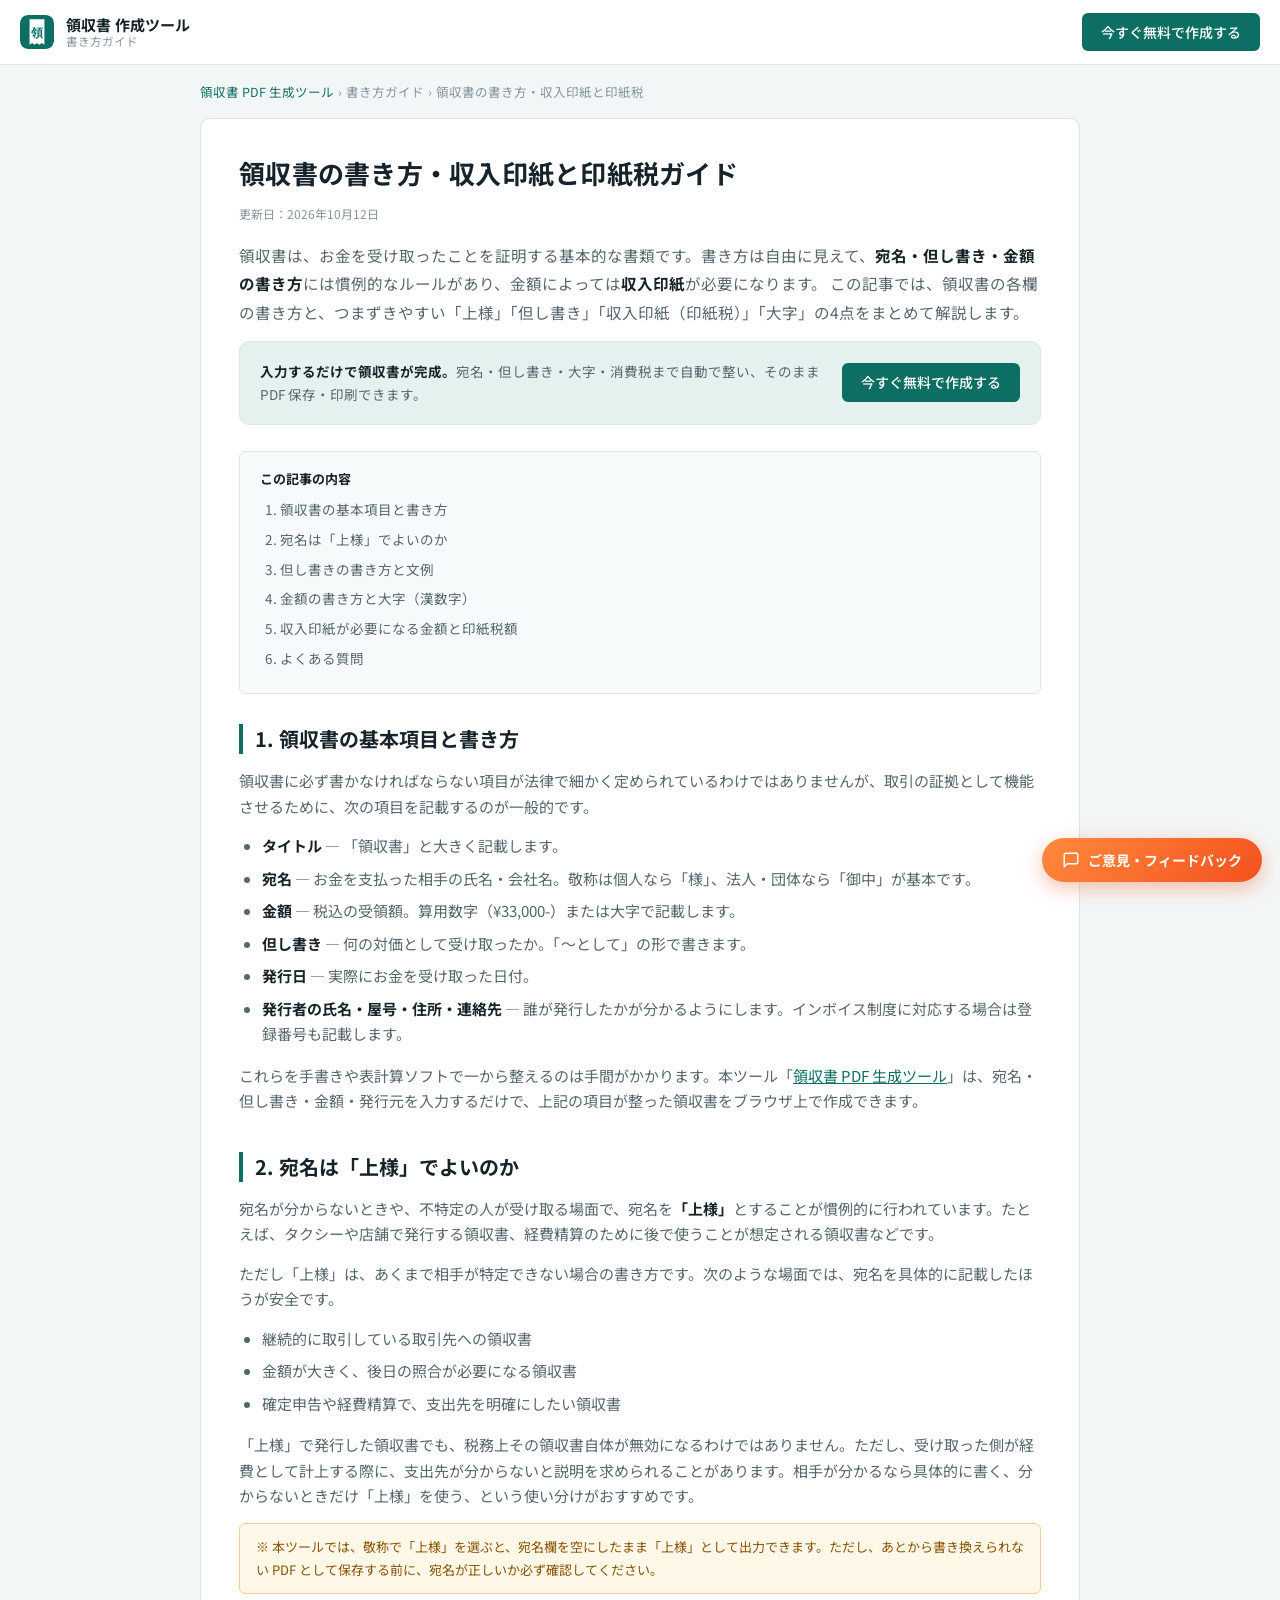
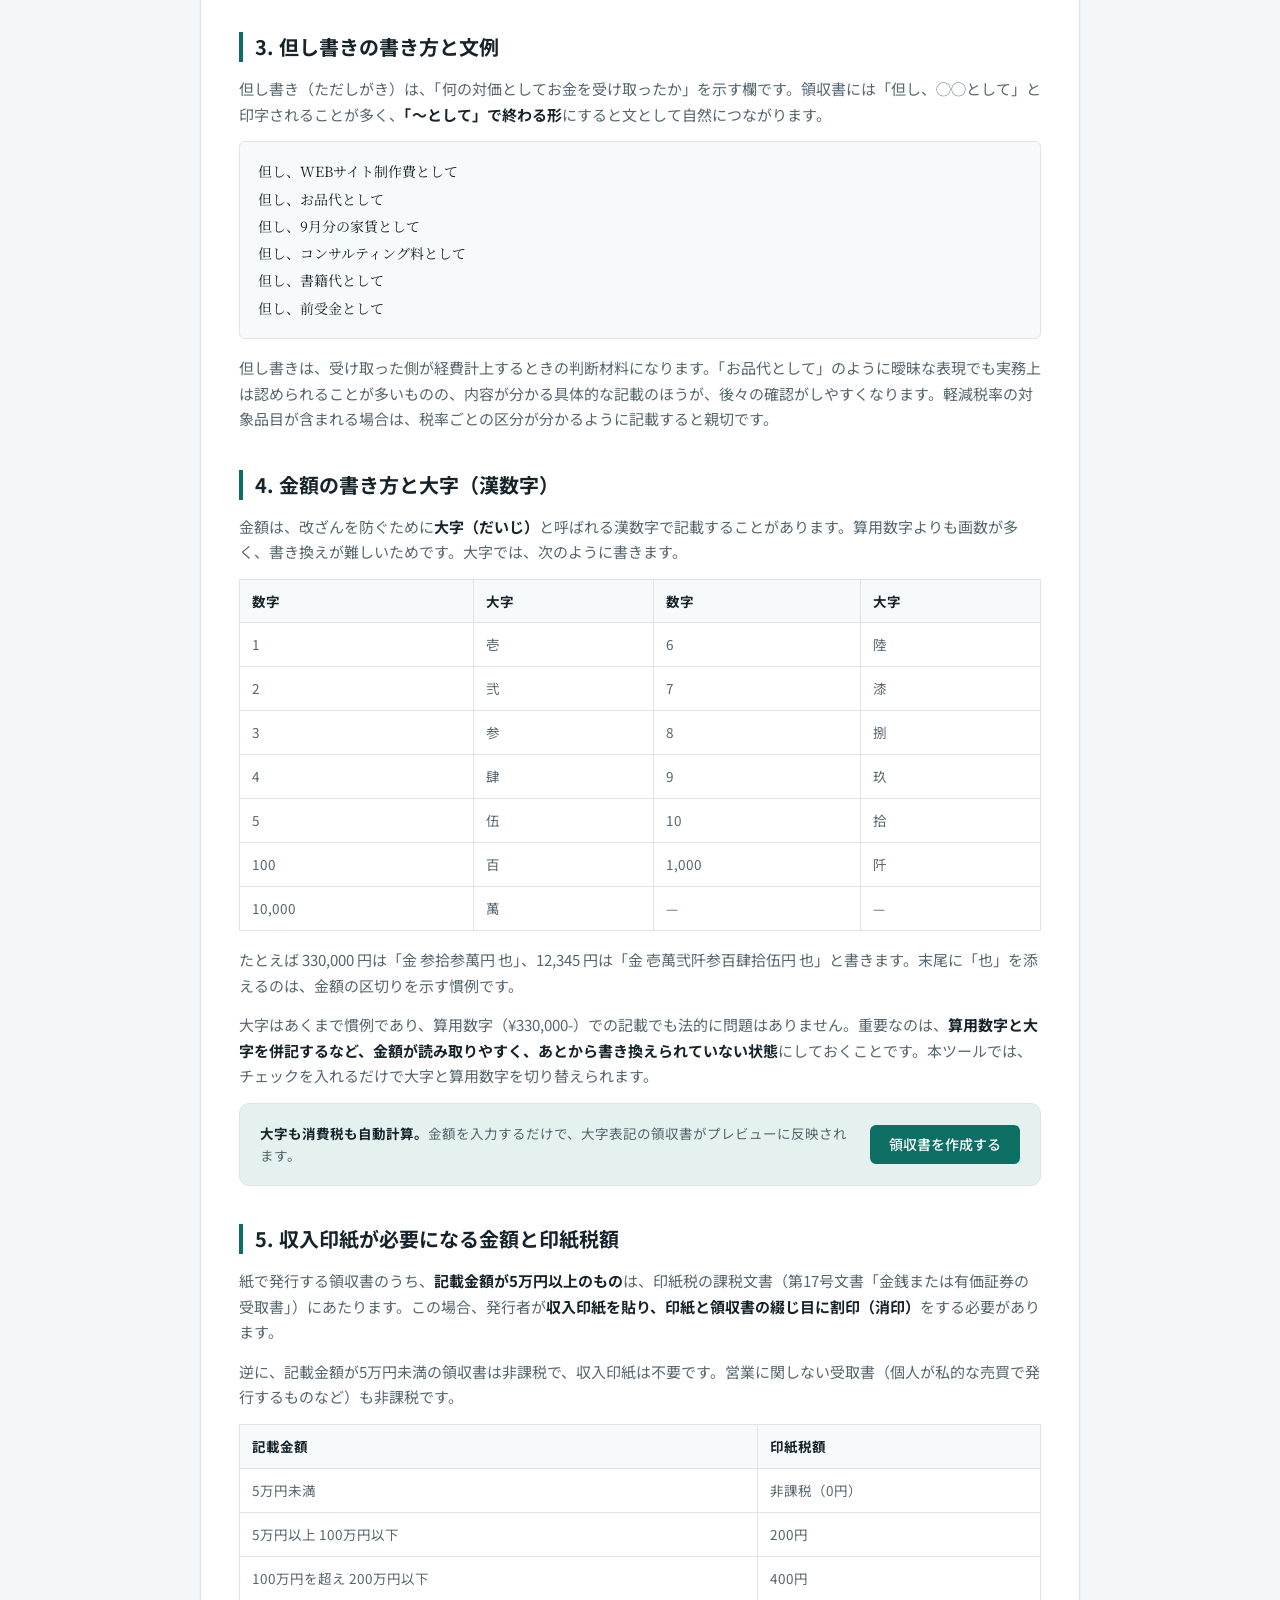
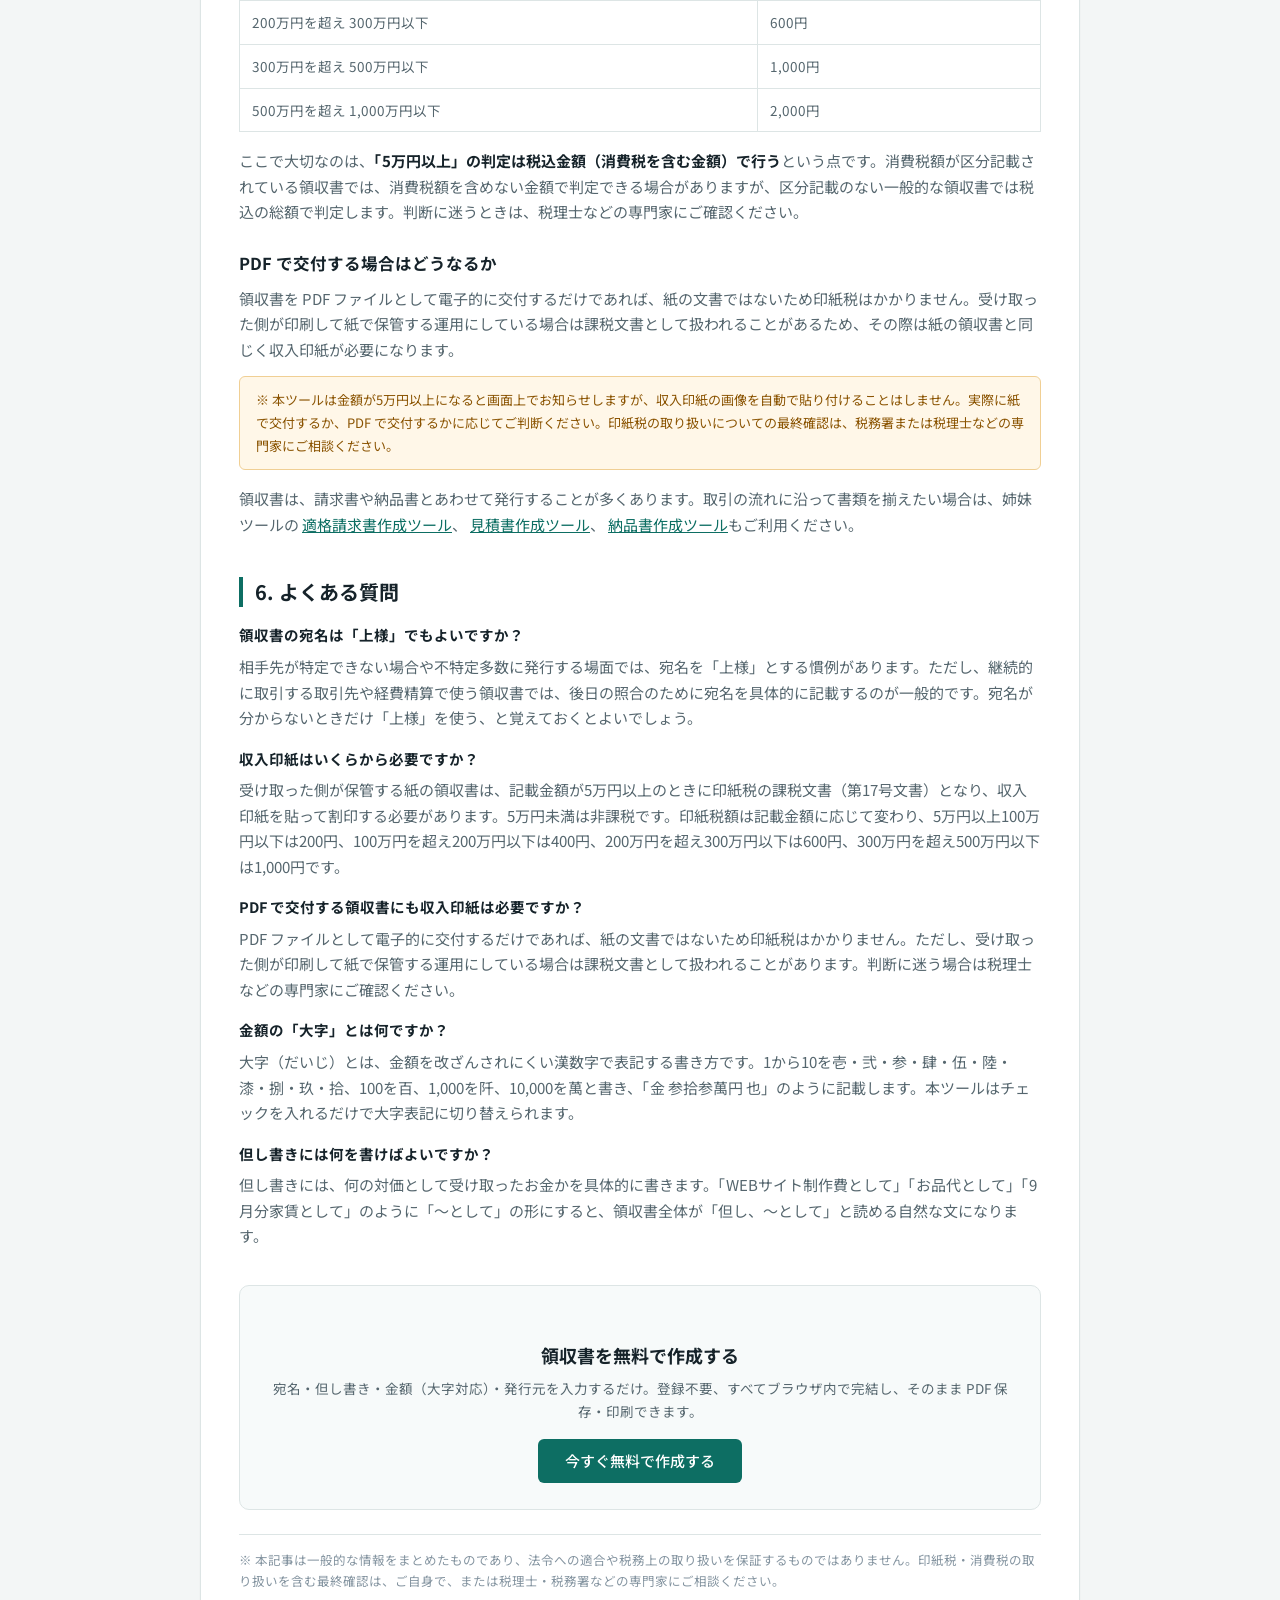
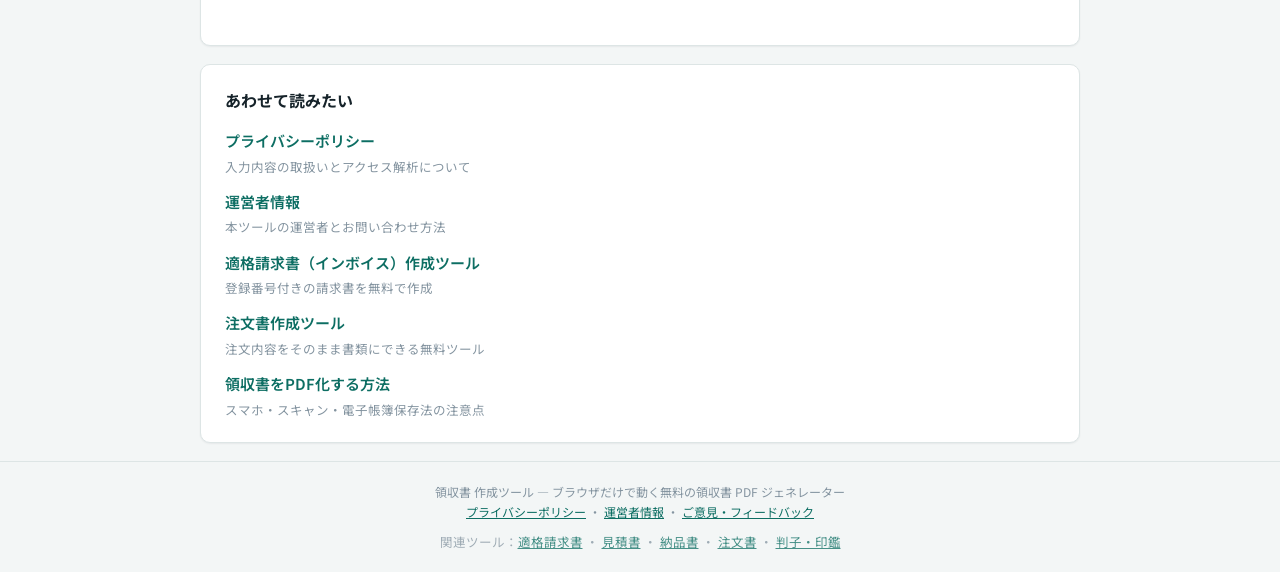
<file: ryoshusho-kakikata.html>
<!DOCTYPE html>
<html lang="ja">
<head>
<meta charset="UTF-8">
<meta name="viewport" content="width=device-width, initial-scale=1">
<title>領収書の書き方・収入印紙と印紙税ガイド｜上様・但し書き・大字のルール</title>
<meta name="description" content="領収書の正しい書き方を徹底解説。宛名の「上様」の使い分け、但し書きの文例、収入印紙が必要になる5万円の判定基準と印紙税額、金額の大字（漢数字）表記までをまとめました。無料ツールでそのまま作成できます。">
<meta name="keywords" content="領収書 書き方,領収書 上様,但し書き 例,収入印紙 5万円,印紙税 領収書,領収書 大字,領収書 金額 書き方">
<meta name="robots" content="index, follow">
<meta name="theme-color" content="#0d6e63">
<link rel="canonical" href="https://www.reveriel.com/ryoshusho-pdf/ryoshusho-kakikata.html">
<meta property="og:type" content="article">
<meta property="og:title" content="領収書の書き方・収入印紙と印紙税ガイド｜上様・但し書き・大字のルール">
<meta property="og:description" content="領収書の書き方、上様の使い分け、但し書きの文例、収入印紙が必要になる5万円の判定、大字表記を解説します。">
<meta property="og:locale" content="ja_JP">
<meta property="og:url" content="https://www.reveriel.com/ryoshusho-pdf/ryoshusho-kakikata.html">
<meta property="og:image" content="https://www.reveriel.com/ryoshusho-pdf/og-image.png">
<meta property="og:image:width" content="1200">
<meta property="og:image:height" content="630">
<meta name="twitter:card" content="summary_large_image">
<meta name="twitter:image" content="https://www.reveriel.com/ryoshusho-pdf/og-image.png">
<link rel="preconnect" href="https://fonts.googleapis.com">
<link rel="preconnect" href="https://fonts.gstatic.com" crossorigin>
<link href="https://fonts.googleapis.com/css2?family=Noto+Sans+JP:wght@400;500;700&family=Noto+Serif+JP:wght@500;700&display=swap" rel="stylesheet">
<link rel="icon" href="data:image/svg+xml,%3Csvg xmlns='http://www.w3.org/2000/svg' viewBox='0 0 32 32'%3E%3Crect width='32' height='32' rx='7' fill='%230d6e63'/%3E%3Cpath d='M9 4h14v24l-2.4-1.6L18.2 28l-2.2-1.6L13.8 28l-2.4-1.6L9 28V4z' fill='%23ffffff'/%3E%3Ctext x='16' y='21' text-anchor='middle' font-family='sans-serif' font-size='11' font-weight='700' fill='%230d6e63'%3E%E9%A0%98%3C/text%3E%3C/svg%3E">
<link rel="stylesheet" href="style.css">
<link rel="stylesheet" href="guide.css">
<!-- Cloudflare Web Analytics --><script type='module' src='https://static.cloudflareinsights.com/beacon.min.js' data-cf-beacon='{"token": "6fc01bf3ac5e457ba1bd16b91e5b653e"}'></script><!-- End Cloudflare Web Analytics -->
<script type="application/ld+json">
{
  "@context": "https://schema.org",
  "@graph": [
    {
      "@type": "Article",
      "headline": "領収書の書き方・収入印紙と印紙税ガイド｜上様・但し書き・大字のルール",
      "description": "領収書の正しい書き方、宛名の「上様」の使い分け、但し書きの文例、収入印紙が必要になる5万円の判定基準と印紙税額、金額の大字表記を解説します。",
      "inLanguage": "ja",
      "datePublished": "2026-10-12",
      "dateModified": "2026-10-12",
      "author": { "@type": "Organization", "name": "Reveriel" },
      "publisher": { "@type": "Organization", "name": "Reveriel" },
      "mainEntityOfPage": { "@type": "WebPage", "@id": "https://www.reveriel.com/ryoshusho-pdf/ryoshusho-kakikata.html" },
      "image": "https://www.reveriel.com/ryoshusho-pdf/og-image.png"
    },
    {
      "@type": "FAQPage",
      "mainEntity": [
        {
          "@type": "Question",
          "name": "領収書の宛名は「上様」でもよいですか？",
          "acceptedAnswer": {
            "@type": "Answer",
            "text": "相手先が特定できない場合や不特定多数に発行する場面では、宛名を「上様」とする慣例があります。ただし、継続的に取引する取引先や経費精算で使う領収書では、後日の照合のために宛名を具体的に記載するのが一般的です。宛名が分からないときだけ「上様」を使う、と覚えておくとよいでしょう。"
          }
        },
        {
          "@type": "Question",
          "name": "収入印紙はいくらから必要ですか？",
          "acceptedAnswer": {
            "@type": "Answer",
            "text": "受け取った側が保管する紙の領収書は、記載金額が5万円以上のときに印紙税の課税文書（第17号文書）となり、収入印紙を貼って割印する必要があります。5万円未満は非課税です。印紙税額は記載金額に応じて変わり、5万円以上100万円以下は200円、100万円を超え200万円以下は400円、200万円を超え300万円以下は600円、300万円を超え500万円以下は1,000円です。"
          }
        },
        {
          "@type": "Question",
          "name": "PDF で交付する領収書にも収入印紙は必要ですか？",
          "acceptedAnswer": {
            "@type": "Answer",
            "text": "PDF ファイルとして電子的に交付するだけであれば、紙の文書ではないため印紙税はかかりません。ただし、受け取った側が印刷して紙で保管する運用にしている場合は課税文書として扱われることがあります。判断に迷う場合は税理士などの専門家にご確認ください。"
          }
        },
        {
          "@type": "Question",
          "name": "金額の「大字」とは何ですか？",
          "acceptedAnswer": {
            "@type": "Answer",
            "text": "大字（だいじ）とは、金額を改ざんされにくい漢数字で表記する書き方です。1から10を壱・弐・参・肆・伍・陸・漆・捌・玖・拾、100を百、1,000を阡、10,000を萬と書き、「金 参拾参萬円 也」のように記載します。本ツールはチェックを入れるだけで大字表記に切り替えられます。"
          }
        },
        {
          "@type": "Question",
          "name": "但し書きには何を書けばよいですか？",
          "acceptedAnswer": {
            "@type": "Answer",
            "text": "但し書きには、何の対価として受け取ったお金かを具体的に書きます。「WEBサイト制作費として」「お品代として」「9月分家賃として」のように「〜として」の形にすると、領収書全体が「但し、〜として」と読める自然な文になります。"
          }
        }
      ]
    }
  ]
}
</script>
</head>
<body>

<header class="site-header no-print">
  <div class="wrap header-inner">
    <a class="brand" href="https://www.reveriel.com/ryoshusho-pdf/" style="text-decoration:none;color:inherit;">
      <svg class="brand-mark" viewBox="0 0 32 32" aria-hidden="true">
        <rect width="32" height="32" rx="7" fill="currentColor"/>
        <path d="M9 4h14v24l-2.4-1.6L18.2 28l-2.2-1.6L13.8 28l-2.4-1.6L9 28V4z" fill="#fff"/>
        <text x="16" y="21" text-anchor="middle" font-family="sans-serif" font-size="11" font-weight="700" fill="currentColor">領</text>
      </svg>
      <div class="brand-text">
        <strong>領収書 作成ツール</strong>
        <span>書き方ガイド</span>
      </div>
    </a>
    <div class="header-actions">
      <a class="btn btn-primary" href="https://www.reveriel.com/ryoshusho-pdf/">今すぐ無料で作成する</a>
    </div>
  </div>
</header>

<main class="wrap">
  <div class="guide-col">

    <nav class="breadcrumb no-print" aria-label="パンくず">
      <ol>
        <li><a href="https://www.reveriel.com/ryoshusho-pdf/">領収書 PDF 生成ツール</a></li>
        <li>書き方ガイド</li>
        <li aria-current="page">領収書の書き方・収入印紙と印紙税</li>
      </ol>
    </nav>

    <article class="guide">
      <h1>領収書の書き方・収入印紙と印紙税ガイド</h1>
      <p class="guide-meta">更新日：2026年10月12日</p>
      <p class="guide-lead">
        領収書は、お金を受け取ったことを証明する基本的な書類です。書き方は自由に見えて、<strong>宛名・但し書き・金額の書き方</strong>には慣例的なルールがあり、金額によっては<strong>収入印紙</strong>が必要になります。
        この記事では、領収書の各欄の書き方と、つまずきやすい「上様」「但し書き」「収入印紙（印紙税）」「大字」の4点をまとめて解説します。
      </p>

      <div class="guide-cta-box">
        <p><strong>入力するだけで領収書が完成。</strong>宛名・但し書き・大字・消費税まで自動で整い、そのまま PDF 保存・印刷できます。</p>
        <a class="btn btn-primary" href="https://www.reveriel.com/ryoshusho-pdf/">今すぐ無料で作成する</a>
      </div>

      <nav class="guide-toc" aria-label="目次">
        <p>この記事の内容</p>
        <ol>
          <li>領収書の基本項目と書き方</li>
          <li>宛名は「上様」でよいのか</li>
          <li>但し書きの書き方と文例</li>
          <li>金額の書き方と大字（漢数字）</li>
          <li>収入印紙が必要になる金額と印紙税額</li>
          <li>よくある質問</li>
        </ol>
      </nav>

      <h2>1. 領収書の基本項目と書き方</h2>
      <p>
        領収書に必ず書かなければならない項目が法律で細かく定められているわけではありませんが、取引の証拠として機能させるために、次の項目を記載するのが一般的です。
      </p>
      <ul>
        <li><strong>タイトル</strong> — 「領収書」と大きく記載します。</li>
        <li><strong>宛名</strong> — お金を支払った相手の氏名・会社名。敬称は個人なら「様」、法人・団体なら「御中」が基本です。</li>
        <li><strong>金額</strong> — 税込の受領額。算用数字（¥33,000-）または大字で記載します。</li>
        <li><strong>但し書き</strong> — 何の対価として受け取ったか。「〜として」の形で書きます。</li>
        <li><strong>発行日</strong> — 実際にお金を受け取った日付。</li>
        <li><strong>発行者の氏名・屋号・住所・連絡先</strong> — 誰が発行したかが分かるようにします。インボイス制度に対応する場合は登録番号も記載します。</li>
      </ul>
      <p>
        これらを手書きや表計算ソフトで一から整えるのは手間がかかります。本ツール「<a href="https://www.reveriel.com/ryoshusho-pdf/">領収書 PDF 生成ツール</a>」は、宛名・但し書き・金額・発行元を入力するだけで、上記の項目が整った領収書をブラウザ上で作成できます。
      </p>

      <h2>2. 宛名は「上様」でよいのか</h2>
      <p>
        宛名が分からないときや、不特定の人が受け取る場面で、宛名を<strong>「上様」</strong>とすることが慣例的に行われています。たとえば、タクシーや店舗で発行する領収書、経費精算のために後で使うことが想定される領収書などです。
      </p>
      <p>
        ただし「上様」は、あくまで相手が特定できない場合の書き方です。次のような場面では、宛名を具体的に記載したほうが安全です。
      </p>
      <ul>
        <li>継続的に取引している取引先への領収書</li>
        <li>金額が大きく、後日の照合が必要になる領収書</li>
        <li>確定申告や経費精算で、支出先を明確にしたい領収書</li>
      </ul>
      <p>
        「上様」で発行した領収書でも、税務上その領収書自体が無効になるわけではありません。ただし、受け取った側が経費として計上する際に、支出先が分からないと説明を求められることがあります。相手が分かるなら具体的に書く、分からないときだけ「上様」を使う、という使い分けがおすすめです。
      </p>
      <div class="guide-note">
        ※ 本ツールでは、敬称で「上様」を選ぶと、宛名欄を空にしたまま「上様」として出力できます。ただし、あとから書き換えられない PDF として保存する前に、宛名が正しいか必ず確認してください。
      </div>

      <h2>3. 但し書きの書き方と文例</h2>
      <p>
        但し書き（ただしがき）は、「何の対価としてお金を受け取ったか」を示す欄です。領収書には「但し、◯◯として」と印字されることが多く、<strong>「〜として」で終わる形</strong>にすると文として自然につながります。
      </p>
      <div class="guide-example">但し、WEBサイト制作費として
但し、お品代として
但し、9月分の家賃として
但し、コンサルティング料として
但し、書籍代として
但し、前受金として</div>
      <p>
        但し書きは、受け取った側が経費計上するときの判断材料になります。「お品代として」のように曖昧な表現でも実務上は認められることが多いものの、内容が分かる具体的な記載のほうが、後々の確認がしやすくなります。軽減税率の対象品目が含まれる場合は、税率ごとの区分が分かるように記載すると親切です。
      </p>

      <h2>4. 金額の書き方と大字（漢数字）</h2>
      <p>
        金額は、改ざんを防ぐために<strong>大字（だいじ）</strong>と呼ばれる漢数字で記載することがあります。算用数字よりも画数が多く、書き換えが難しいためです。大字では、次のように書きます。
      </p>
      <table class="guide-table">
        <thead>
          <tr><th>数字</th><th>大字</th><th>数字</th><th>大字</th></tr>
        </thead>
        <tbody>
          <tr><td>1</td><td>壱</td><td>6</td><td>陸</td></tr>
          <tr><td>2</td><td>弐</td><td>7</td><td>漆</td></tr>
          <tr><td>3</td><td>参</td><td>8</td><td>捌</td></tr>
          <tr><td>4</td><td>肆</td><td>9</td><td>玖</td></tr>
          <tr><td>5</td><td>伍</td><td>10</td><td>拾</td></tr>
          <tr><td>100</td><td>百</td><td>1,000</td><td>阡</td></tr>
          <tr><td>10,000</td><td>萬</td><td>—</td><td>—</td></tr>
        </tbody>
      </table>
      <p>
        たとえば 330,000 円は「金 参拾参萬円 也」、12,345 円は「金 壱萬弐阡参百肆拾伍円 也」と書きます。末尾に「也」を添えるのは、金額の区切りを示す慣例です。
      </p>
      <p>
        大字はあくまで慣例であり、算用数字（¥330,000-）での記載でも法的に問題はありません。重要なのは、<strong>算用数字と大字を併記するなど、金額が読み取りやすく、あとから書き換えられていない状態</strong>にしておくことです。本ツールでは、チェックを入れるだけで大字と算用数字を切り替えられます。
      </p>

      <div class="guide-cta-box">
        <p><strong>大字も消費税も自動計算。</strong>金額を入力するだけで、大字表記の領収書がプレビューに反映されます。</p>
        <a class="btn btn-primary" href="https://www.reveriel.com/ryoshusho-pdf/">領収書を作成する</a>
      </div>

      <h2>5. 収入印紙が必要になる金額と印紙税額</h2>
      <p>
        紙で発行する領収書のうち、<strong>記載金額が5万円以上のもの</strong>は、印紙税の課税文書（第17号文書「金銭または有価証券の受取書」）にあたります。この場合、発行者が<strong>収入印紙を貼り、印紙と領収書の綴じ目に割印（消印）</strong>をする必要があります。
      </p>
      <p>
        逆に、記載金額が5万円未満の領収書は非課税で、収入印紙は不要です。営業に関しない受取書（個人が私的な売買で発行するものなど）も非課税です。
      </p>
      <table class="guide-table">
        <thead>
          <tr><th>記載金額</th><th>印紙税額</th></tr>
        </thead>
        <tbody>
          <tr><td>5万円未満</td><td>非課税（0円）</td></tr>
          <tr><td>5万円以上 100万円以下</td><td>200円</td></tr>
          <tr><td>100万円を超え 200万円以下</td><td>400円</td></tr>
          <tr><td>200万円を超え 300万円以下</td><td>600円</td></tr>
          <tr><td>300万円を超え 500万円以下</td><td>1,000円</td></tr>
          <tr><td>500万円を超え 1,000万円以下</td><td>2,000円</td></tr>
        </tbody>
      </table>
      <p>
        ここで大切なのは、<strong>「5万円以上」の判定は税込金額（消費税を含む金額）で行う</strong>という点です。消費税額が区分記載されている領収書では、消費税額を含めない金額で判定できる場合がありますが、区分記載のない一般的な領収書では税込の総額で判定します。判断に迷うときは、税理士などの専門家にご確認ください。
      </p>
      <h3>PDF で交付する場合はどうなるか</h3>
      <p>
        領収書を PDF ファイルとして電子的に交付するだけであれば、紙の文書ではないため印紙税はかかりません。受け取った側が印刷して紙で保管する運用にしている場合は課税文書として扱われることがあるため、その際は紙の領収書と同じく収入印紙が必要になります。
      </p>
      <div class="guide-note">
        ※ 本ツールは金額が5万円以上になると画面上でお知らせしますが、収入印紙の画像を自動で貼り付けることはしません。実際に紙で交付するか、PDF で交付するかに応じてご判断ください。印紙税の取り扱いについての最終確認は、税務署または税理士などの専門家にご相談ください。
      </div>
      <p>
        領収書は、請求書や納品書とあわせて発行することが多くあります。取引の流れに沿って書類を揃えたい場合は、姉妹ツールの
        <a href="https://www.reveriel.com/japan-invoice-pdf/">適格請求書作成ツール</a>、
        <a href="https://www.reveriel.com/mitsumori-pdf/">見積書作成ツール</a>、
        <a href="https://www.reveriel.com/nohinsho-pdf/">納品書作成ツール</a>もご利用ください。
      </p>

      <section class="guide-faq" aria-labelledby="faqTitle">
        <h2 id="faqTitle">6. よくある質問</h2>
        <dl>
          <dt>領収書の宛名は「上様」でもよいですか？</dt>
          <dd>相手先が特定できない場合や不特定多数に発行する場面では、宛名を「上様」とする慣例があります。ただし、継続的に取引する取引先や経費精算で使う領収書では、後日の照合のために宛名を具体的に記載するのが一般的です。宛名が分からないときだけ「上様」を使う、と覚えておくとよいでしょう。</dd>

          <dt>収入印紙はいくらから必要ですか？</dt>
          <dd>受け取った側が保管する紙の領収書は、記載金額が5万円以上のときに印紙税の課税文書（第17号文書）となり、収入印紙を貼って割印する必要があります。5万円未満は非課税です。印紙税額は記載金額に応じて変わり、5万円以上100万円以下は200円、100万円を超え200万円以下は400円、200万円を超え300万円以下は600円、300万円を超え500万円以下は1,000円です。</dd>

          <dt>PDF で交付する領収書にも収入印紙は必要ですか？</dt>
          <dd>PDF ファイルとして電子的に交付するだけであれば、紙の文書ではないため印紙税はかかりません。ただし、受け取った側が印刷して紙で保管する運用にしている場合は課税文書として扱われることがあります。判断に迷う場合は税理士などの専門家にご確認ください。</dd>

          <dt>金額の「大字」とは何ですか？</dt>
          <dd>大字（だいじ）とは、金額を改ざんされにくい漢数字で表記する書き方です。1から10を壱・弐・参・肆・伍・陸・漆・捌・玖・拾、100を百、1,000を阡、10,000を萬と書き、「金 参拾参萬円 也」のように記載します。本ツールはチェックを入れるだけで大字表記に切り替えられます。</dd>

          <dt>但し書きには何を書けばよいですか？</dt>
          <dd>但し書きには、何の対価として受け取ったお金かを具体的に書きます。「WEBサイト制作費として」「お品代として」「9月分家賃として」のように「〜として」の形にすると、領収書全体が「但し、〜として」と読める自然な文になります。</dd>
        </dl>
      </section>

      <div class="guide-cta-foot">
        <h2>領収書を無料で作成する</h2>
        <p>宛名・但し書き・金額（大字対応）・発行元を入力するだけ。登録不要、すべてブラウザ内で完結し、そのまま PDF 保存・印刷できます。</p>
        <a class="btn btn-primary" href="https://www.reveriel.com/ryoshusho-pdf/">今すぐ無料で作成する</a>
      </div>

      <p class="disclaimer" style="font-size:12.5px;color:var(--c-text-faint);margin-top:24px;">
        ※ 本記事は一般的な情報をまとめたものであり、法令への適合や税務上の取り扱いを保証するものではありません。印紙税・消費税の取り扱いを含む最終確認は、ご自身で、または税理士・税務署などの専門家にご相談ください。
      </p>
    </article>

    <section class="guide-related no-print" aria-labelledby="relTitle">
      <h2 id="relTitle">あわせて読みたい</h2>
      <ul>
        <li><a href="privacy.html">プライバシーポリシー<span class="rel-desc">入力内容の取扱いとアクセス解析について</span></a></li>
        <li><a href="company.html">運営者情報<span class="rel-desc">本ツールの運営者とお問い合わせ方法</span></a></li>
        <li><a href="https://www.reveriel.com/japan-invoice-pdf/">適格請求書（インボイス）作成ツール<span class="rel-desc">登録番号付きの請求書を無料で作成</span></a></li>
        <li><a href="https://www.reveriel.com/chumonsho-pdf/">注文書作成ツール<span class="rel-desc">注文内容をそのまま書類にできる無料ツール</span></a></li>
        <li><a href="ryoshusho-pdf-ka.html">領収書をPDF化する方法<span class="rel-desc">スマホ・スキャン・電子帳簿保存法の注意点</span></a></li>
      </ul>
    </section>

  </div>
</main>

<footer class="site-footer no-print">
  <div class="wrap">
    <p>領収書 作成ツール — ブラウザだけで動く無料の領収書 PDF ジェネレーター</p>
    <p><a href="privacy.html">プライバシーポリシー</a> ・ <a href="company.html">運営者情報</a> ・ <a href="https://docs.google.com/forms/d/e/1FAIpQLSfHGUfgAlViT3TFiVtJi_EpJ4ioUpd9oGyaJ7rehEV-gBH_PA/viewform?usp=pp_url&amp;entry.1745177199=%E9%A0%98%E5%8F%8E%E6%9B%B8" target="_blank" rel="noopener">ご意見・フィードバック</a></p>
    <p style="margin-top:8px;font-size:12.5px;opacity:.75;">関連ツール：<a href="https://www.reveriel.com/japan-invoice-pdf/">適格請求書</a> ・ <a href="https://www.reveriel.com/mitsumori-pdf/">見積書</a> ・ <a href="https://www.reveriel.com/nohinsho-pdf/">納品書</a> ・ <a href="https://www.reveriel.com/chumonsho-pdf/">注文書</a> ・ <a href="https://www.reveriel.com/hanko-generator/">判子・印鑑</a></p>
  </div>
</footer>

<!-- フィードバックFAB（右下固定） -->
<a href="https://docs.google.com/forms/d/e/1FAIpQLSfHGUfgAlViT3TFiVtJi_EpJ4ioUpd9oGyaJ7rehEV-gBH_PA/viewform?usp=pp_url&amp;entry.1745177199=%E9%A0%98%E5%8F%8E%E6%9B%B8" target="_blank" rel="noopener" class="feedback-fab" aria-label="ご意見・フィードバックを送る">
  <svg viewBox="0 0 24 24" fill="none" stroke="currentColor" stroke-width="2" stroke-linecap="round" stroke-linejoin="round" aria-hidden="true"><path d="M21 15a2 2 0 0 1-2 2H7l-4 4V5a2 2 0 0 1 2-2h14a2 2 0 0 1 2 2z"/></svg>
  <span>ご意見・フィードバック</span>
</a>
</body>
</html>
</file>
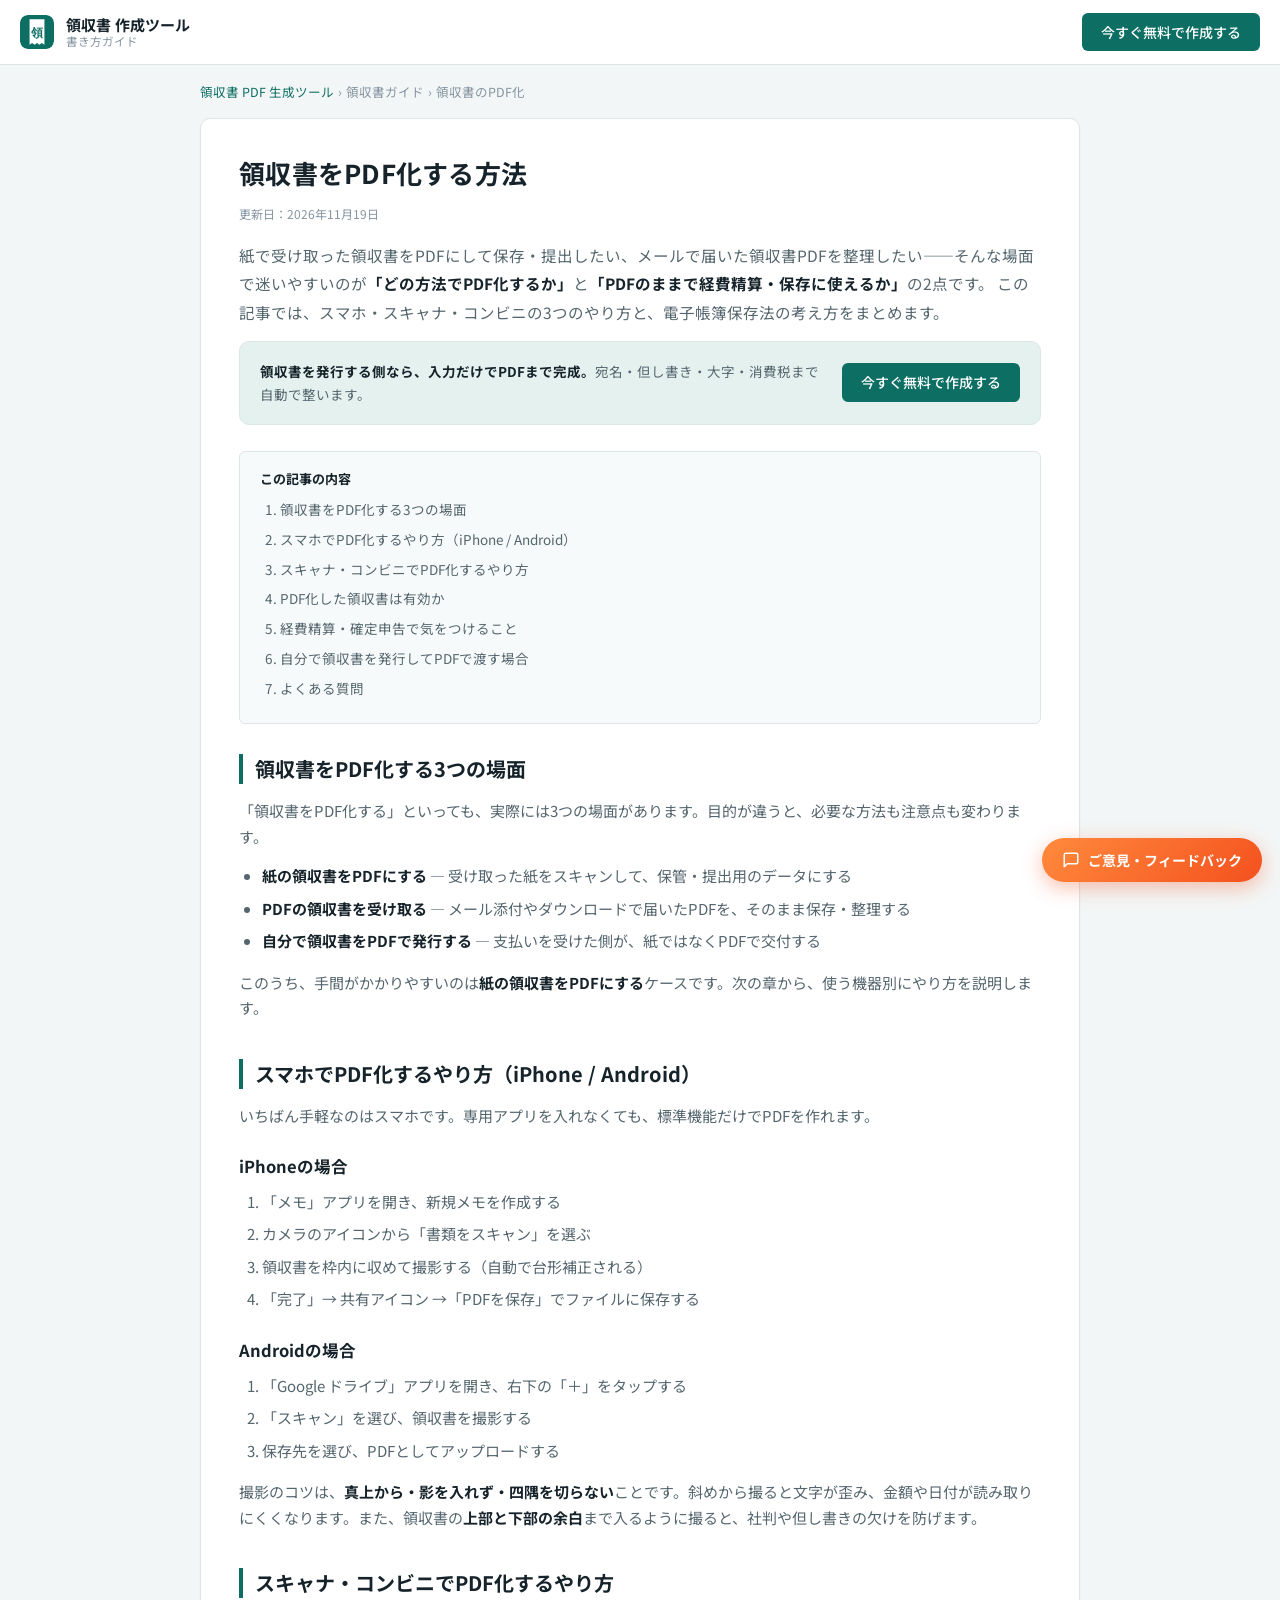
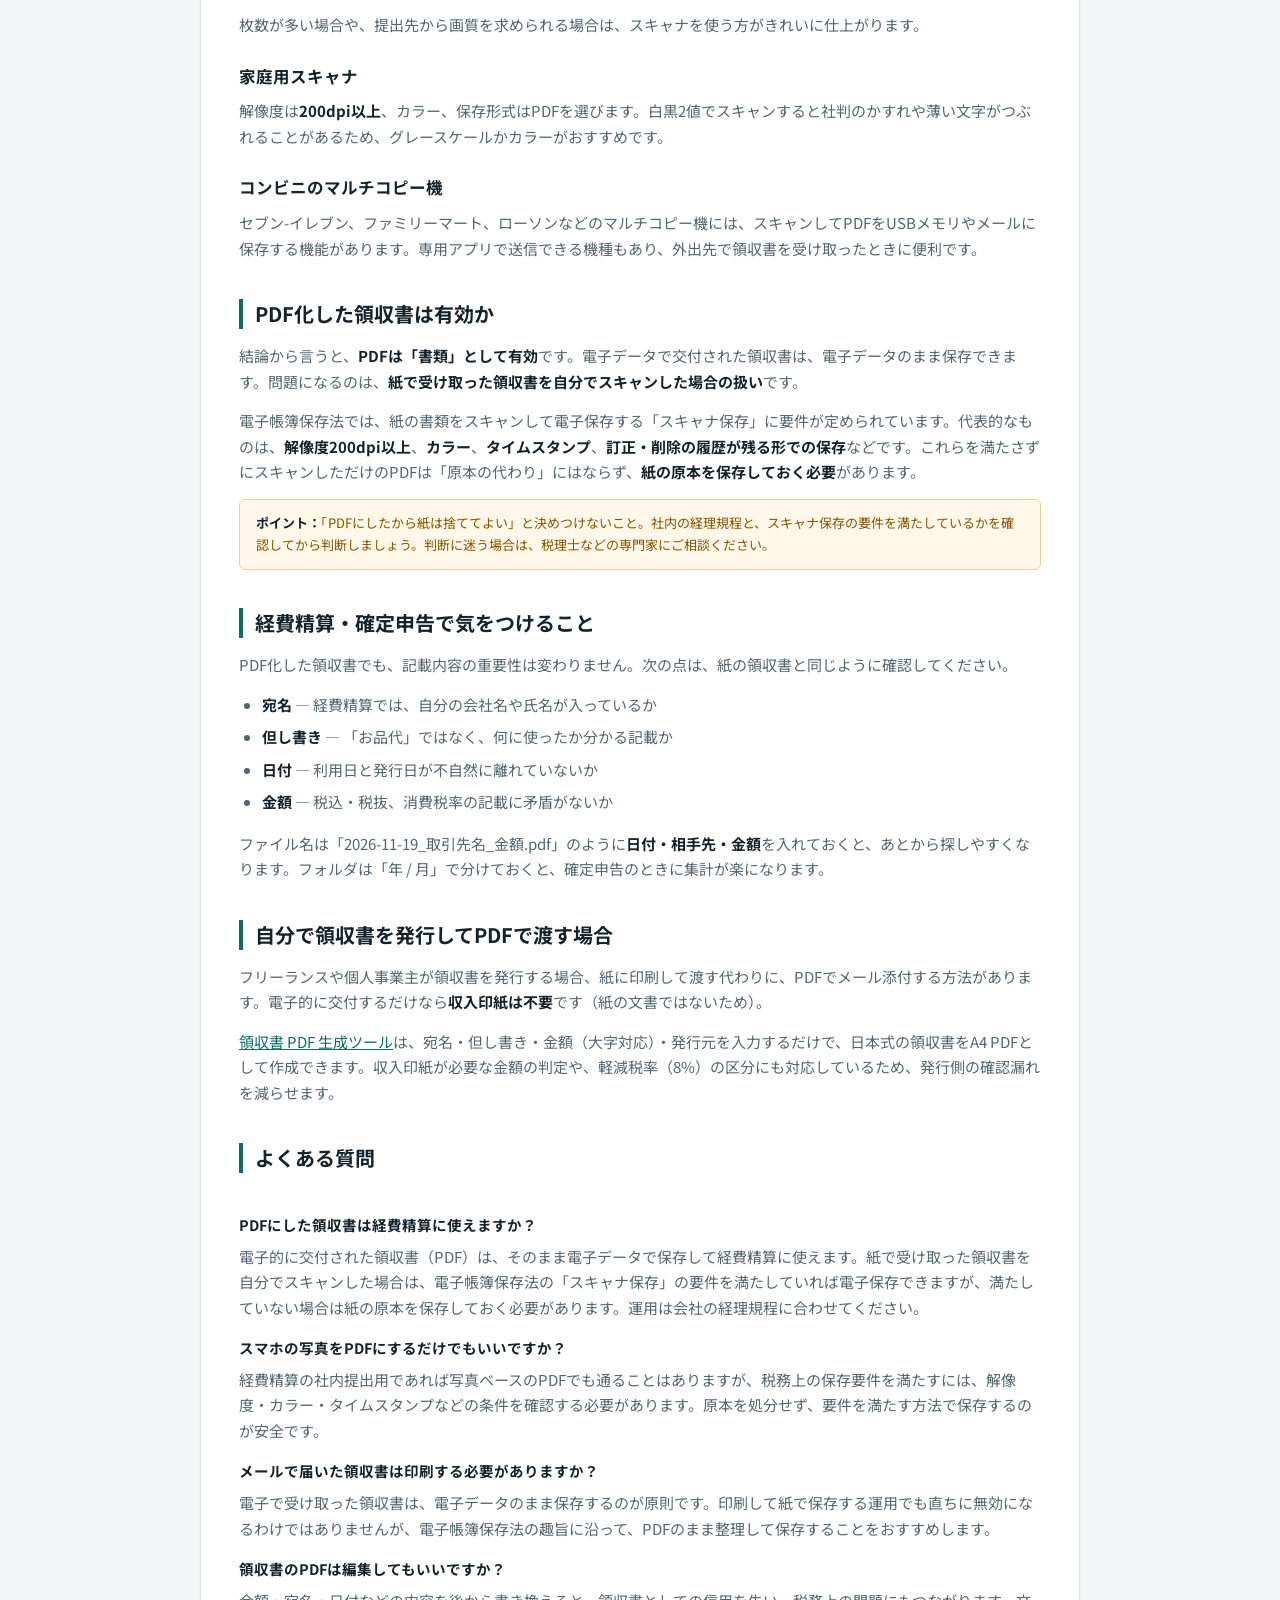
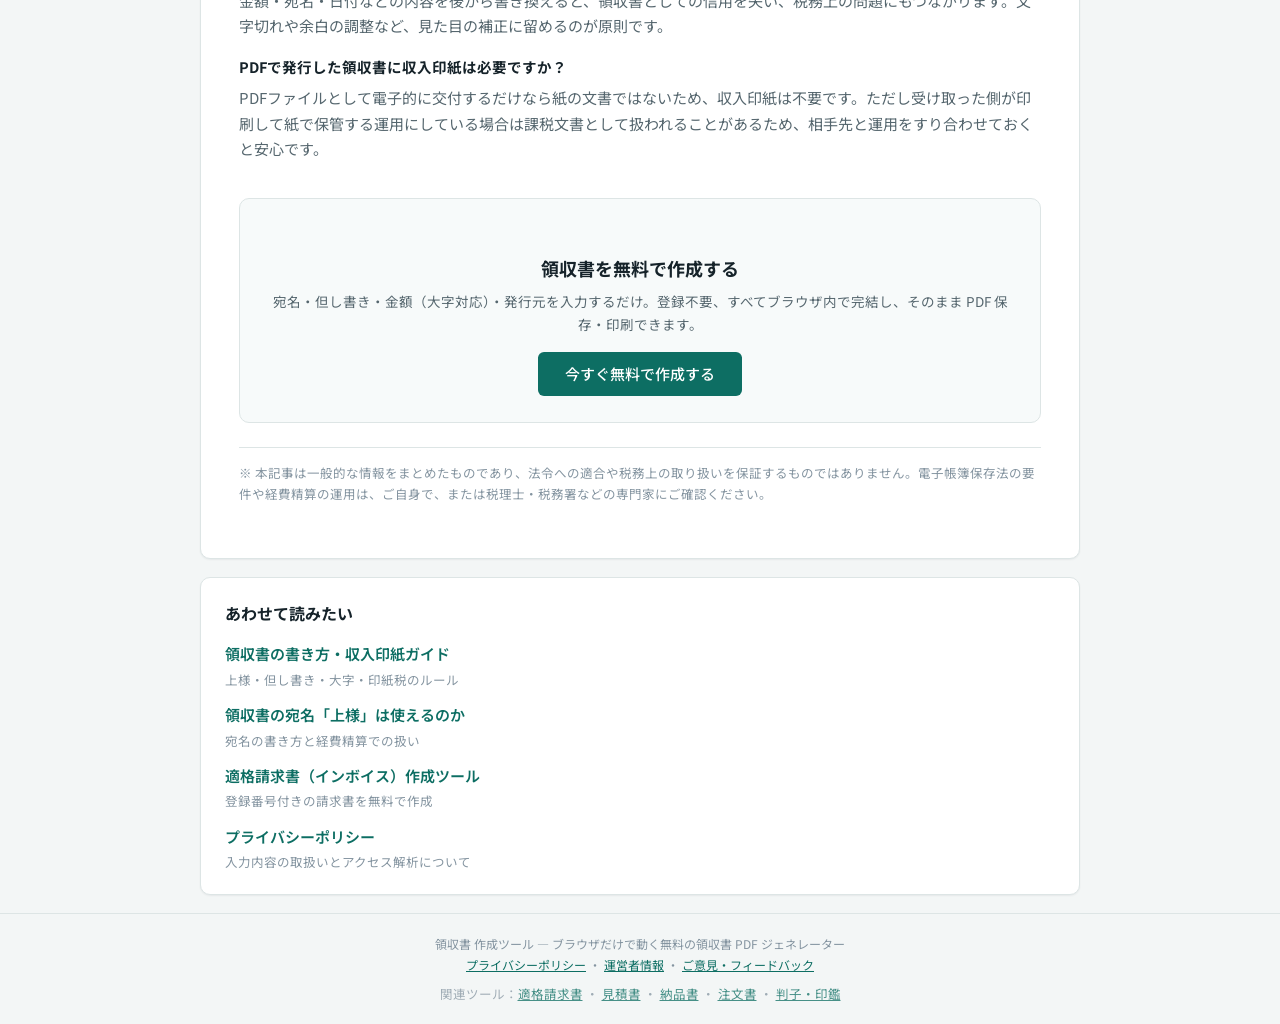
<file: ryoshusho-pdf-ka.html>
<!DOCTYPE html>
<html lang="ja">
<head>
<meta charset="UTF-8">
<meta name="viewport" content="width=device-width, initial-scale=1">
<title>領収書をPDF化する方法｜スマホ・スキャン・電子交付のやり方と注意点</title>
<meta name="description" content="領収書をPDF化するやり方を解説。iPhone・Androidのスマホスキャン、家庭用スキャナ、コンビニのマルチコピー機、メールで届いたPDF領収書の保管まで。電子帳簿保存法のスキャナ保存の考え方と注意点もまとめます。">
<meta name="keywords" content="領収書 pdf化,領収書 pdf やり方,領収書 スキャン,pdf 領収書 有効,電子帳簿保存法 領収書">
<meta name="robots" content="index, follow">
<meta name="theme-color" content="#0d6e63">
<link rel="canonical" href="https://www.reveriel.com/ryoshusho-pdf/ryoshusho-pdf-ka.html">
<meta property="og:type" content="article">
<meta property="og:title" content="領収書をPDF化する方法｜スマホ・スキャン・電子交付のやり方と注意点">
<meta property="og:description" content="領収書をPDF化するやり方を解説。iPhone・Androidのスマホスキャン、家庭用スキャナ、コンビニのマルチコピー機、メールで届いたPDF領収書の保管まで。電子帳簿保存法のスキャナ保存の考え方と注意点もまとめます。">
<meta property="og:locale" content="ja_JP">
<meta property="og:url" content="https://www.reveriel.com/ryoshusho-pdf/ryoshusho-pdf-ka.html">
<meta property="og:image" content="https://www.reveriel.com/ryoshusho-pdf/og-image.png">
<meta property="og:image:width" content="1200">
<meta property="og:image:height" content="630">
<meta name="twitter:card" content="summary_large_image">
<meta name="twitter:image" content="https://www.reveriel.com/ryoshusho-pdf/og-image.png">
<link rel="preconnect" href="https://fonts.googleapis.com">
<link rel="preconnect" href="https://fonts.gstatic.com" crossorigin>
<link href="https://fonts.googleapis.com/css2?family=Noto+Sans+JP:wght@400;500;700&family=Noto+Serif+JP:wght@500;700&display=swap" rel="stylesheet">
<link rel="icon" href="data:image/svg+xml,%3Csvg xmlns='http://www.w3.org/2000/svg' viewBox='0 0 32 32'%3E%3Crect width='32' height='32' rx='7' fill='%230d6e63'/%3E%3Cpath d='M9 4h14v24l-2.4-1.6L18.2 28l-2.2-1.6L13.8 28l-2.4-1.6L9 28V4z' fill='%23ffffff'/%3E%3Ctext x='16' y='21' text-anchor='middle' font-family='sans-serif' font-size='11' font-weight='700' fill='%230d6e63'%3E%E9%A0%98%3C/text%3E%3C/svg%3E">
<link rel="stylesheet" href="style.css">
<link rel="stylesheet" href="guide.css">
<!-- Cloudflare Web Analytics --><script type='module' src='https://static.cloudflareinsights.com/beacon.min.js' data-cf-beacon='{"token": "6fc01bf3ac5e457ba1bd16b91e5b653e"}'></script><!-- End Cloudflare Web Analytics -->
<script type="application/ld+json">
{
  "@context": "https://schema.org",
  "@graph": [
    {
      "@type": "Article",
      "headline": "領収書をPDF化する方法｜スマホ・スキャン・電子交付のやり方と注意点",
      "description": "領収書をPDF化するやり方を解説。iPhone・Androidのスマホスキャン、家庭用スキャナ、コンビニのマルチコピー機、メールで届いたPDF領収書の保管まで。電子帳簿保存法のスキャナ保存の考え方と注意点もまとめます。",
      "inLanguage": "ja",
      "datePublished": "2026-11-19",
      "dateModified": "2026-11-19",
      "author": {
        "@type": "Organization",
        "name": "Reveriel"
      },
      "publisher": {
        "@type": "Organization",
        "name": "Reveriel"
      },
      "mainEntityOfPage": {
        "@type": "WebPage",
        "@id": "https://www.reveriel.com/ryoshusho-pdf/ryoshusho-pdf-ka.html"
      },
      "image": "https://www.reveriel.com/ryoshusho-pdf/og-image.png"
    },
    {
      "@type": "FAQPage",
      "mainEntity": [
        {
          "@type": "Question",
          "name": "PDFにした領収書は経費精算に使えますか？",
          "acceptedAnswer": {
            "@type": "Answer",
            "text": "電子的に交付された領収書（PDF）は、そのまま電子データで保存して経費精算に使えます。紙で受け取った領収書を自分でスキャンした場合は、電子帳簿保存法の「スキャナ保存」の要件を満たしていれば電子保存できますが、満たしていない場合は紙の原本を保存しておく必要があります。運用は会社の経理規程に合わせてください。"
          }
        },
        {
          "@type": "Question",
          "name": "スマホの写真をPDFにするだけでもいいですか？",
          "acceptedAnswer": {
            "@type": "Answer",
            "text": "経費精算の社内提出用であれば写真ベースのPDFでも通ることはありますが、税務上の保存要件を満たすには、解像度・カラー・タイムスタンプなどの条件を確認する必要があります。原本を処分せず、要件を満たす方法で保存するのが安全です。"
          }
        },
        {
          "@type": "Question",
          "name": "メールで届いた領収書は印刷する必要がありますか？",
          "acceptedAnswer": {
            "@type": "Answer",
            "text": "電子で受け取った領収書は、電子データのまま保存するのが原則です。印刷して紙で保存する運用でも直ちに無効になるわけではありませんが、電子帳簿保存法の趣旨に沿って、PDFのまま整理して保存することをおすすめします。"
          }
        },
        {
          "@type": "Question",
          "name": "領収書のPDFは編集してもいいですか？",
          "acceptedAnswer": {
            "@type": "Answer",
            "text": "金額・宛名・日付などの内容を後から書き換えると、領収書としての信用を失い、税務上の問題にもつながります。文字切れや余白の調整など、見た目の補正に留めるのが原則です。"
          }
        },
        {
          "@type": "Question",
          "name": "PDFで発行した領収書に収入印紙は必要ですか？",
          "acceptedAnswer": {
            "@type": "Answer",
            "text": "PDFファイルとして電子的に交付するだけなら紙の文書ではないため、収入印紙は不要です。ただし受け取った側が印刷して紙で保管する運用にしている場合は課税文書として扱われることがあるため、相手先と運用をすり合わせておくと安心です。"
          }
        }
      ]
    }
  ]
}
</script>
</head>
<body>

<header class="site-header no-print">
  <div class="wrap header-inner">
    <a class="brand" href="https://www.reveriel.com/ryoshusho-pdf/" style="text-decoration:none;color:inherit;">
      <svg class="brand-mark" viewBox="0 0 32 32" aria-hidden="true">
        <rect width="32" height="32" rx="7" fill="currentColor"/>
        <path d="M9 4h14v24l-2.4-1.6L18.2 28l-2.2-1.6L13.8 28l-2.4-1.6L9 28V4z" fill="#fff"/>
        <text x="16" y="21" text-anchor="middle" font-family="sans-serif" font-size="11" font-weight="700" fill="currentColor">領</text>
      </svg>
      <div class="brand-text">
        <strong>領収書 作成ツール</strong>
        <span>書き方ガイド</span>
      </div>
    </a>
    <div class="header-actions">
      <a class="btn btn-primary" href="https://www.reveriel.com/ryoshusho-pdf/">今すぐ無料で作成する</a>
    </div>
  </div>
</header>

<main class="wrap">
  <div class="guide-col">

    <nav class="breadcrumb no-print" aria-label="パンくず">
      <ol>
        <li><a href="https://www.reveriel.com/ryoshusho-pdf/">領収書 PDF 生成ツール</a></li>
        <li>領収書ガイド</li>
        <li aria-current="page">領収書のPDF化</li>
      </ol>
    </nav>

    <article class="guide">
      <h1>領収書をPDF化する方法</h1>
      <p class="guide-meta">更新日：2026年11月19日</p>
      <p class="guide-lead">
        紙で受け取った領収書をPDFにして保存・提出したい、メールで届いた領収書PDFを整理したい——そんな場面で迷いやすいのが<strong>「どの方法でPDF化するか」</strong>と<strong>「PDFのままで経費精算・保存に使えるか」</strong>の2点です。
        この記事では、スマホ・スキャナ・コンビニの3つのやり方と、電子帳簿保存法の考え方をまとめます。
      </p>

      <div class="guide-cta-box">
        <p><strong>領収書を発行する側なら、入力だけでPDFまで完成。</strong>宛名・但し書き・大字・消費税まで自動で整います。</p>
        <a class="btn btn-primary" href="https://www.reveriel.com/ryoshusho-pdf/">今すぐ無料で作成する</a>
      </div>

      <nav class="guide-toc" aria-label="目次">
        <p>この記事の内容</p>
        <ol>
          <li>領収書をPDF化する3つの場面</li>
          <li>スマホでPDF化するやり方（iPhone / Android）</li>
          <li>スキャナ・コンビニでPDF化するやり方</li>
          <li>PDF化した領収書は有効か</li>
          <li>経費精算・確定申告で気をつけること</li>
          <li>自分で領収書を発行してPDFで渡す場合</li>
          <li>よくある質問</li>
        </ol>
      </nav>

      <h2>領収書をPDF化する3つの場面</h2>
      <p>
        「領収書をPDF化する」といっても、実際には3つの場面があります。目的が違うと、必要な方法も注意点も変わります。
      </p>
      <ul>
        <li><strong>紙の領収書をPDFにする</strong> — 受け取った紙をスキャンして、保管・提出用のデータにする</li>
        <li><strong>PDFの領収書を受け取る</strong> — メール添付やダウンロードで届いたPDFを、そのまま保存・整理する</li>
        <li><strong>自分で領収書をPDFで発行する</strong> — 支払いを受けた側が、紙ではなくPDFで交付する</li>
      </ul>
      <p>
        このうち、手間がかかりやすいのは<strong>紙の領収書をPDFにする</strong>ケースです。次の章から、使う機器別にやり方を説明します。
      </p>

      <h2>スマホでPDF化するやり方（iPhone / Android）</h2>
      <p>
        いちばん手軽なのはスマホです。専用アプリを入れなくても、標準機能だけでPDFを作れます。
      </p>
      <h3>iPhoneの場合</h3>
      <ol>
        <li>「メモ」アプリを開き、新規メモを作成する</li>
        <li>カメラのアイコンから「書類をスキャン」を選ぶ</li>
        <li>領収書を枠内に収めて撮影する（自動で台形補正される）</li>
        <li>「完了」→ 共有アイコン →「PDFを保存」でファイルに保存する</li>
      </ol>
      <h3>Androidの場合</h3>
      <ol>
        <li>「Google ドライブ」アプリを開き、右下の「＋」をタップする</li>
        <li>「スキャン」を選び、領収書を撮影する</li>
        <li>保存先を選び、PDFとしてアップロードする</li>
      </ol>
      <p>
        撮影のコツは、<strong>真上から・影を入れず・四隅を切らない</strong>ことです。斜めから撮ると文字が歪み、金額や日付が読み取りにくくなります。また、領収書の<strong>上部と下部の余白</strong>まで入るように撮ると、社判や但し書きの欠けを防げます。
      </p>

      <h2>スキャナ・コンビニでPDF化するやり方</h2>
      <p>
        枚数が多い場合や、提出先から画質を求められる場合は、スキャナを使う方がきれいに仕上がります。
      </p>
      <h3>家庭用スキャナ</h3>
      <p>
        解像度は<strong>200dpi以上</strong>、カラー、保存形式はPDFを選びます。白黒2値でスキャンすると社判のかすれや薄い文字がつぶれることがあるため、グレースケールかカラーがおすすめです。
      </p>
      <h3>コンビニのマルチコピー機</h3>
      <p>
        セブン-イレブン、ファミリーマート、ローソンなどのマルチコピー機には、スキャンしてPDFをUSBメモリやメールに保存する機能があります。専用アプリで送信できる機種もあり、外出先で領収書を受け取ったときに便利です。
      </p>

      <h2>PDF化した領収書は有効か</h2>
      <p>
        結論から言うと、<strong>PDFは「書類」として有効</strong>です。電子データで交付された領収書は、電子データのまま保存できます。問題になるのは、<strong>紙で受け取った領収書を自分でスキャンした場合の扱い</strong>です。
      </p>
      <p>
        電子帳簿保存法では、紙の書類をスキャンして電子保存する「スキャナ保存」に要件が定められています。代表的なものは、<strong>解像度200dpi以上</strong>、<strong>カラー</strong>、<strong>タイムスタンプ</strong>、<strong>訂正・削除の履歴が残る形での保存</strong>などです。これらを満たさずにスキャンしただけのPDFは「原本の代わり」にはならず、<strong>紙の原本を保存しておく必要</strong>があります。
      </p>
      <div class="guide-note">
        <strong>ポイント：</strong>「PDFにしたから紙は捨ててよい」と決めつけないこと。社内の経理規程と、スキャナ保存の要件を満たしているかを確認してから判断しましょう。判断に迷う場合は、税理士などの専門家にご相談ください。
      </div>

      <h2>経費精算・確定申告で気をつけること</h2>
      <p>
        PDF化した領収書でも、記載内容の重要性は変わりません。次の点は、紙の領収書と同じように確認してください。
      </p>
      <ul>
        <li><strong>宛名</strong> — 経費精算では、自分の会社名や氏名が入っているか</li>
        <li><strong>但し書き</strong> — 「お品代」ではなく、何に使ったか分かる記載か</li>
        <li><strong>日付</strong> — 利用日と発行日が不自然に離れていないか</li>
        <li><strong>金額</strong> — 税込・税抜、消費税率の記載に矛盾がないか</li>
      </ul>
      <p>
        ファイル名は「2026-11-19_取引先名_金額.pdf」のように<strong>日付・相手先・金額</strong>を入れておくと、あとから探しやすくなります。フォルダは「年 / 月」で分けておくと、確定申告のときに集計が楽になります。
      </p>

      <h2>自分で領収書を発行してPDFで渡す場合</h2>
      <p>
        フリーランスや個人事業主が領収書を発行する場合、紙に印刷して渡す代わりに、PDFでメール添付する方法があります。電子的に交付するだけなら<strong>収入印紙は不要</strong>です（紙の文書ではないため）。
      </p>
      <p>
        <a href="https://www.reveriel.com/ryoshusho-pdf/">領収書 PDF 生成ツール</a>は、宛名・但し書き・金額（大字対応）・発行元を入力するだけで、日本式の領収書をA4 PDFとして作成できます。収入印紙が必要な金額の判定や、軽減税率（8%）の区分にも対応しているため、発行側の確認漏れを減らせます。
      </p>

      <h2>よくある質問</h2>
      <dl class="guide-faq">
          <dt>PDFにした領収書は経費精算に使えますか？</dt>
          <dd>電子的に交付された領収書（PDF）は、そのまま電子データで保存して経費精算に使えます。紙で受け取った領収書を自分でスキャンした場合は、電子帳簿保存法の「スキャナ保存」の要件を満たしていれば電子保存できますが、満たしていない場合は紙の原本を保存しておく必要があります。運用は会社の経理規程に合わせてください。</dd>
          <dt>スマホの写真をPDFにするだけでもいいですか？</dt>
          <dd>経費精算の社内提出用であれば写真ベースのPDFでも通ることはありますが、税務上の保存要件を満たすには、解像度・カラー・タイムスタンプなどの条件を確認する必要があります。原本を処分せず、要件を満たす方法で保存するのが安全です。</dd>
          <dt>メールで届いた領収書は印刷する必要がありますか？</dt>
          <dd>電子で受け取った領収書は、電子データのまま保存するのが原則です。印刷して紙で保存する運用でも直ちに無効になるわけではありませんが、電子帳簿保存法の趣旨に沿って、PDFのまま整理して保存することをおすすめします。</dd>
          <dt>領収書のPDFは編集してもいいですか？</dt>
          <dd>金額・宛名・日付などの内容を後から書き換えると、領収書としての信用を失い、税務上の問題にもつながります。文字切れや余白の調整など、見た目の補正に留めるのが原則です。</dd>
          <dt>PDFで発行した領収書に収入印紙は必要ですか？</dt>
          <dd>PDFファイルとして電子的に交付するだけなら紙の文書ではないため、収入印紙は不要です。ただし受け取った側が印刷して紙で保管する運用にしている場合は課税文書として扱われることがあるため、相手先と運用をすり合わせておくと安心です。</dd>
      </dl>

      <div class="guide-cta-foot">
        <h2>領収書を無料で作成する</h2>
        <p>宛名・但し書き・金額（大字対応）・発行元を入力するだけ。登録不要、すべてブラウザ内で完結し、そのまま PDF 保存・印刷できます。</p>
        <a class="btn btn-primary" href="https://www.reveriel.com/ryoshusho-pdf/">今すぐ無料で作成する</a>
      </div>

      <p class="disclaimer" style="font-size:12.5px;color:var(--c-text-faint);margin-top:24px;">
        ※ 本記事は一般的な情報をまとめたものであり、法令への適合や税務上の取り扱いを保証するものではありません。電子帳簿保存法の要件や経費精算の運用は、ご自身で、または税理士・税務署などの専門家にご確認ください。
      </p>
    </article>

    <section class="guide-related no-print" aria-labelledby="relTitle">
      <h2 id="relTitle">あわせて読みたい</h2>
      <ul>
        <li><a href="ryoshusho-kakikata.html">領収書の書き方・収入印紙ガイド<span class="rel-desc">上様・但し書き・大字・印紙税のルール</span></a></li>
        <li><a href="uwayo.html">領収書の宛名「上様」は使えるのか<span class="rel-desc">宛名の書き方と経費精算での扱い</span></a></li>
        <li><a href="https://www.reveriel.com/japan-invoice-pdf/">適格請求書（インボイス）作成ツール<span class="rel-desc">登録番号付きの請求書を無料で作成</span></a></li>
        <li><a href="privacy.html">プライバシーポリシー<span class="rel-desc">入力内容の取扱いとアクセス解析について</span></a></li>
      </ul>
    </section>

  </div>
</main>

<footer class="site-footer no-print">
  <div class="wrap">
    <p>領収書 作成ツール — ブラウザだけで動く無料の領収書 PDF ジェネレーター</p>
    <p><a href="privacy.html">プライバシーポリシー</a> ・ <a href="company.html">運営者情報</a> ・ <a href="https://docs.google.com/forms/d/e/1FAIpQLSfHGUfgAlViT3TFiVtJi_EpJ4ioUpd9oGyaJ7rehEV-gBH_PA/viewform?usp=pp_url&amp;entry.1745177199=%E9%A0%98%E5%8F%8E%E6%9B%B8" target="_blank" rel="noopener">ご意見・フィードバック</a></p>
    <p style="margin-top:8px;font-size:12.5px;opacity:.75;">関連ツール：<a href="https://www.reveriel.com/japan-invoice-pdf/">適格請求書</a> ・ <a href="https://www.reveriel.com/mitsumori-pdf/">見積書</a> ・ <a href="https://www.reveriel.com/nohinsho-pdf/">納品書</a> ・ <a href="https://www.reveriel.com/chumonsho-pdf/">注文書</a> ・ <a href="https://www.reveriel.com/hanko-generator/">判子・印鑑</a></p>
  </div>
</footer>

<!-- フィードバックFAB（右下固定） -->
<a href="https://docs.google.com/forms/d/e/1FAIpQLSfHGUfgAlViT3TFiVtJi_EpJ4ioUpd9oGyaJ7rehEV-gBH_PA/viewform?usp=pp_url&amp;entry.1745177199=%E9%A0%98%E5%8F%8E%E6%9B%B8" target="_blank" rel="noopener" class="feedback-fab" aria-label="ご意見・フィードバックを送る">
  <svg viewBox="0 0 24 24" fill="none" stroke="currentColor" stroke-width="2" stroke-linecap="round" stroke-linejoin="round" aria-hidden="true"><path d="M21 15a2 2 0 0 1-2 2H7l-4 4V5a2 2 0 0 1 2-2h14a2 2 0 0 1 2 2z"/></svg>
  <span>ご意見・フィードバック</span>
</a>
</body>
</html>
</file>
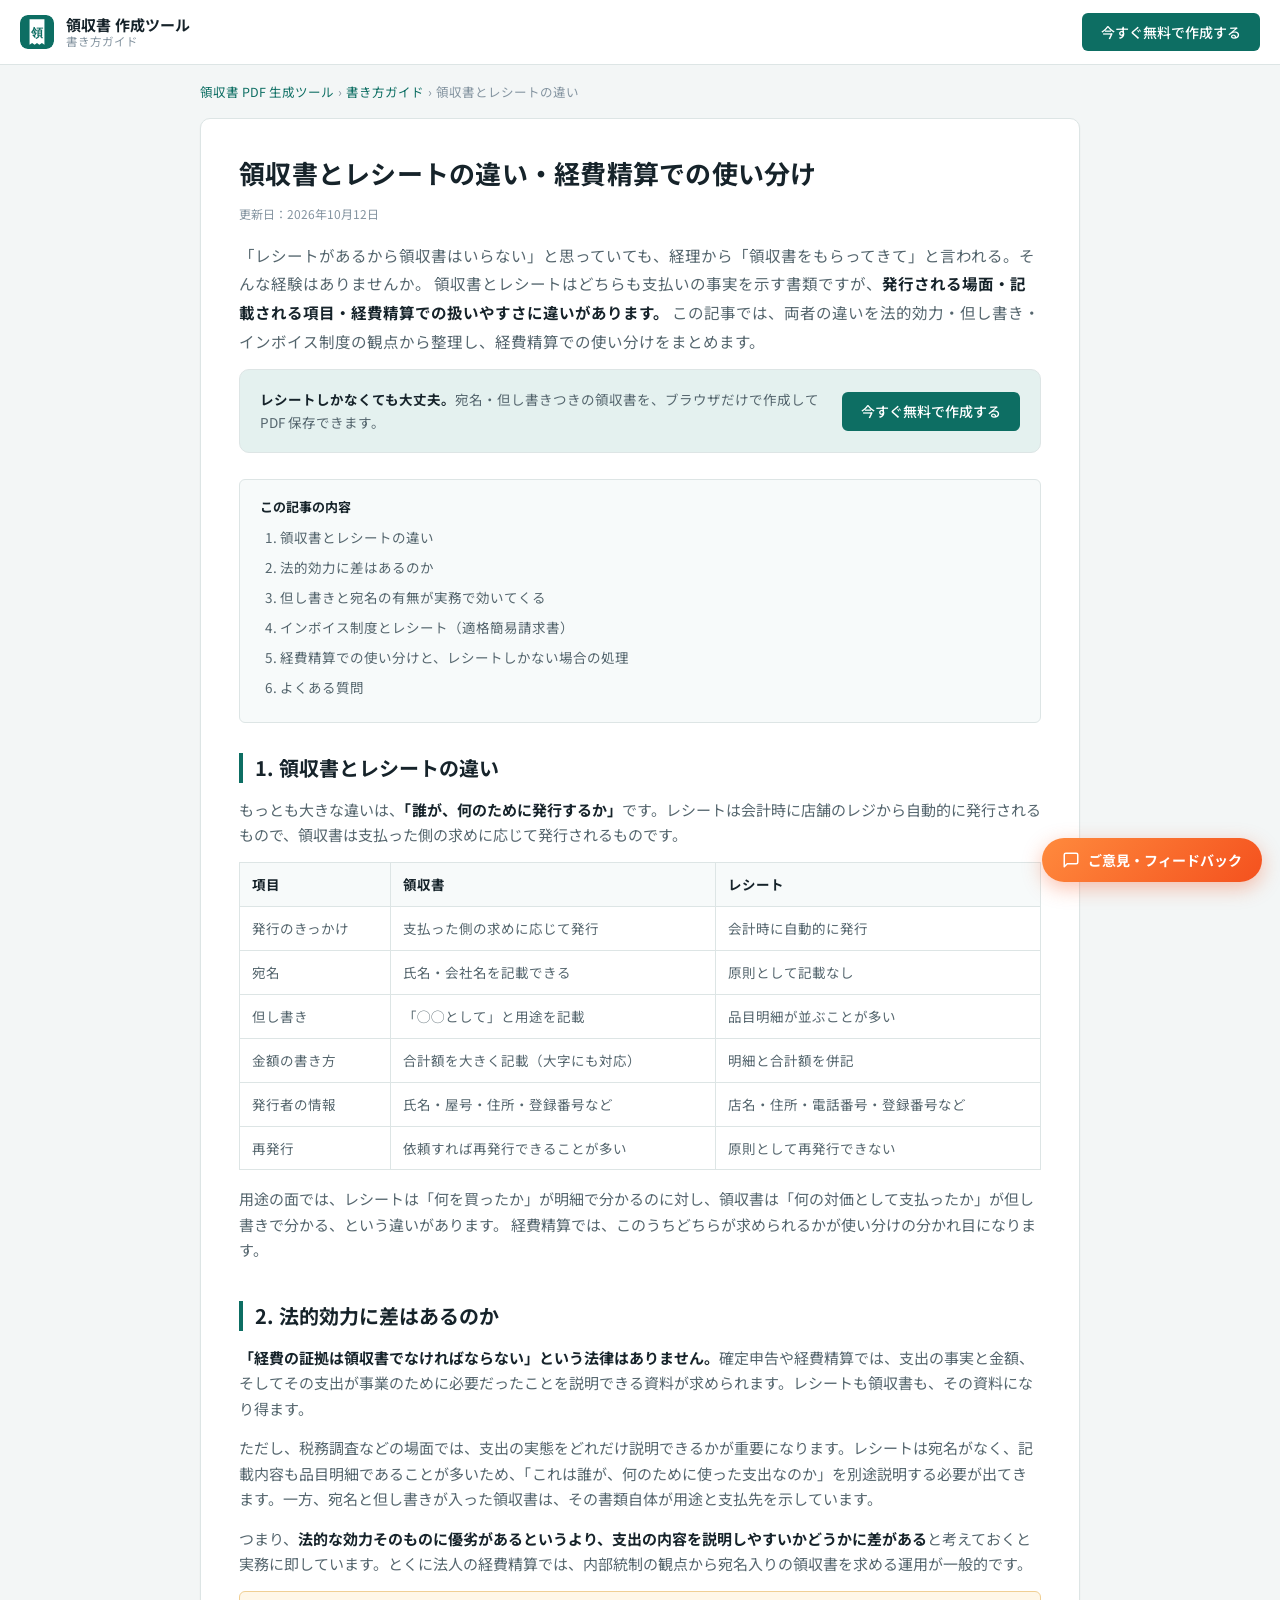
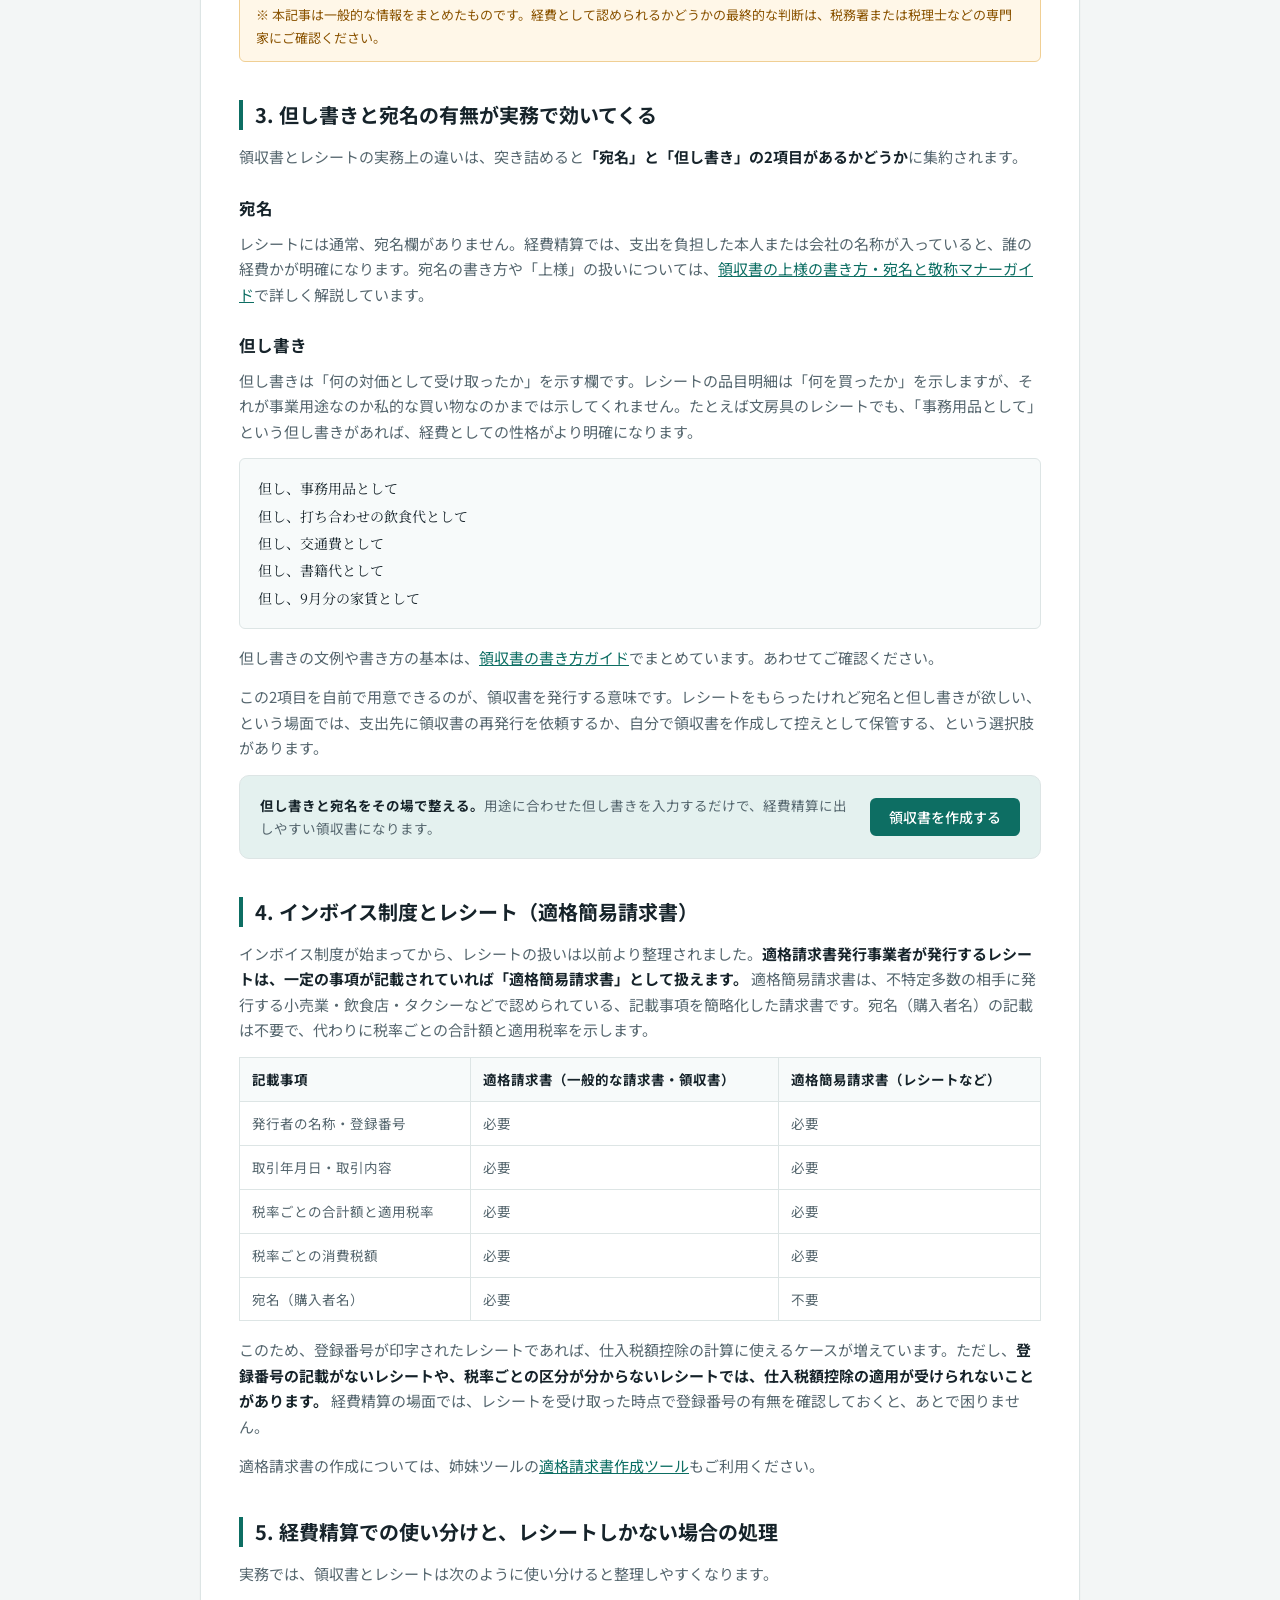
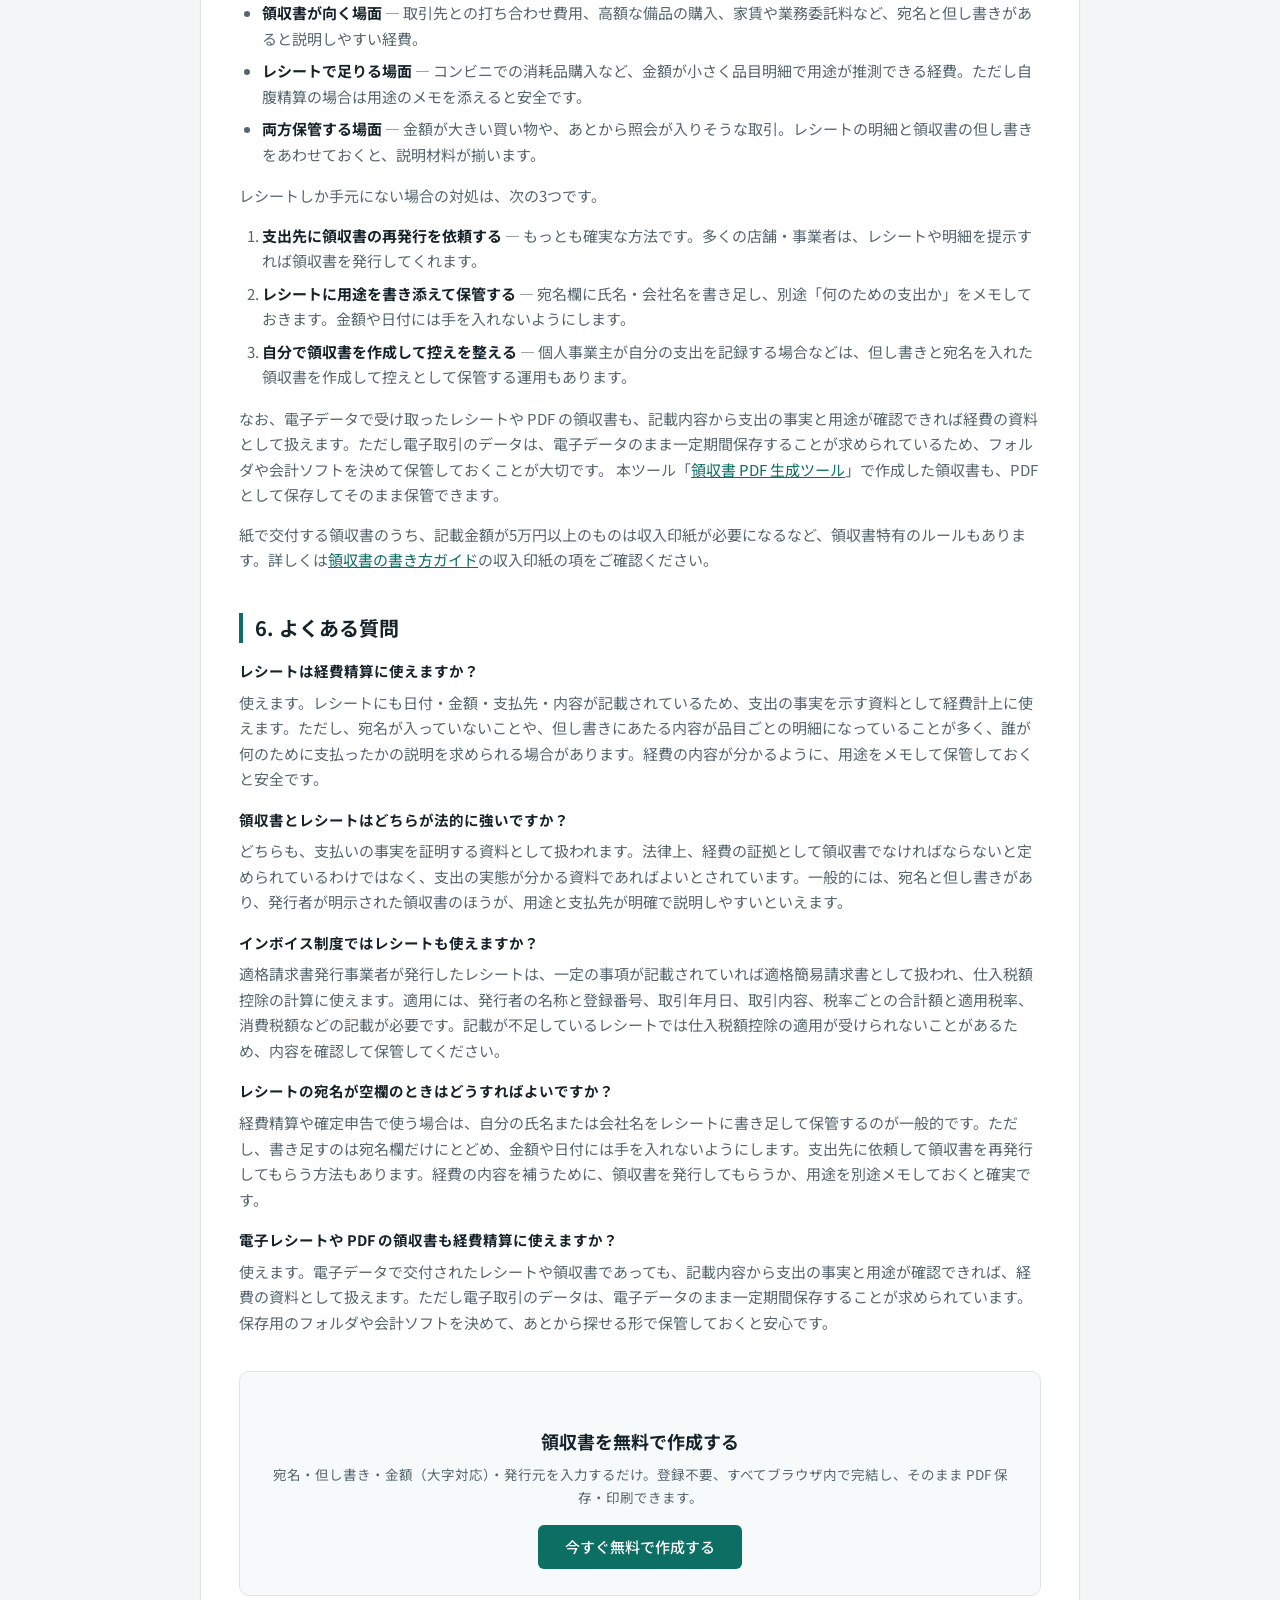
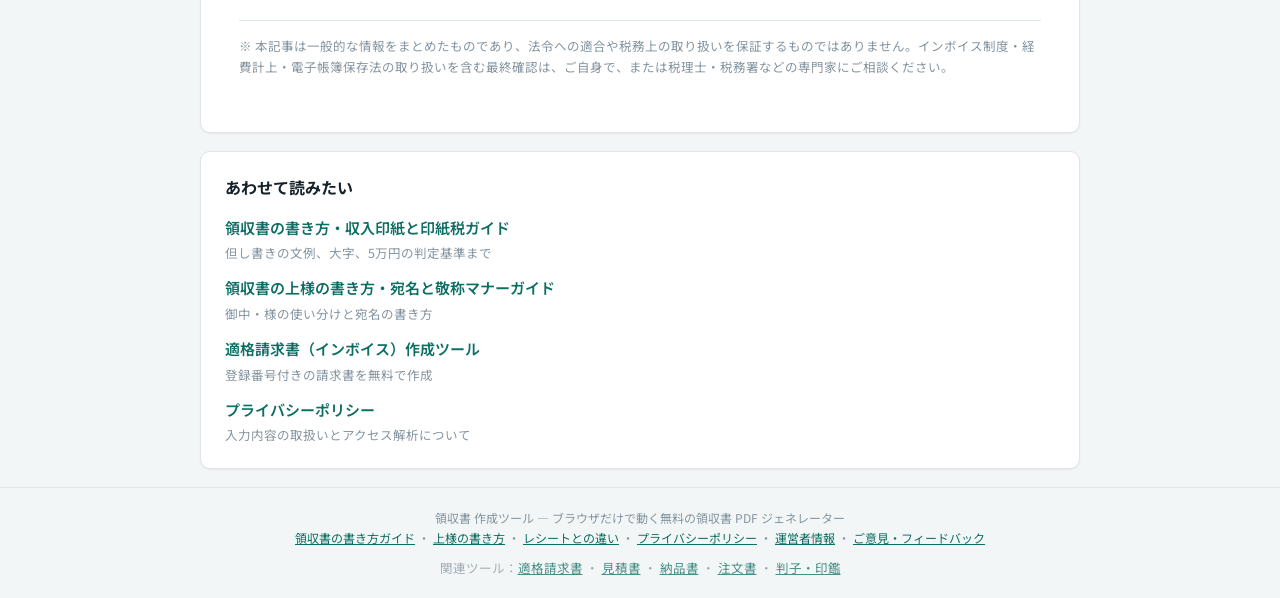
<file: ryoshusho-vs-receipt.html>
<!DOCTYPE html>
<html lang="ja">
<head>
<meta charset="UTF-8">
<meta name="viewport" content="width=device-width, initial-scale=1">
<title>領収書とレシートの違い・経費精算での使い分け｜法的効力とインボイス対応</title>
<meta name="description" content="領収書とレシートの違いを、法的効力・但し書き・宛名・インボイス制度への対応の観点から解説。経費精算や確定申告でどちらを使うか、レシートしかない場合の処理、電子レシートの扱いまでまとめました。無料ツールで領収書を作成できます。">
<meta name="keywords" content="領収書 レシート 違い,レシート 経費精算,領収書 インボイス,レシート 確定申告,電子レシート 経費,領収書 但し書き">
<meta name="robots" content="index, follow">
<meta name="theme-color" content="#0d6e63">
<link rel="canonical" href="https://www.reveriel.com/ryoshusho-pdf/ryoshusho-vs-receipt.html">
<meta property="og:type" content="article">
<meta property="og:title" content="領収書とレシートの違い・経費精算での使い分け｜法的効力とインボイス対応">
<meta property="og:description" content="領収書とレシートの違いを、法的効力・但し書き・宛名・インボイス制度の観点から解説し、経費精算での使い分けをまとめます。">
<meta property="og:locale" content="ja_JP">
<meta property="og:url" content="https://www.reveriel.com/ryoshusho-pdf/ryoshusho-vs-receipt.html">
<meta property="og:image" content="https://www.reveriel.com/ryoshusho-pdf/og-image.png">
<meta property="og:image:width" content="1200">
<meta property="og:image:height" content="630">
<meta name="twitter:card" content="summary_large_image">
<meta name="twitter:image" content="https://www.reveriel.com/ryoshusho-pdf/og-image.png">
<link rel="preconnect" href="https://fonts.googleapis.com">
<link rel="preconnect" href="https://fonts.gstatic.com" crossorigin>
<link href="https://fonts.googleapis.com/css2?family=Noto+Sans+JP:wght@400;500;700&family=Noto+Serif+JP:wght@500;700&display=swap" rel="stylesheet">
<link rel="icon" href="data:image/svg+xml,%3Csvg xmlns='http://www.w3.org/2000/svg' viewBox='0 0 32 32'%3E%3Crect width='32' height='32' rx='7' fill='%230d6e63'/%3E%3Cpath d='M9 4h14v24l-2.4-1.6L18.2 28l-2.2-1.6L13.8 28l-2.4-1.6L9 28V4z' fill='%23ffffff'/%3E%3Ctext x='16' y='21' text-anchor='middle' font-family='sans-serif' font-size='11' font-weight='700' fill='%230d6e63'%3E%E9%A0%98%3C/text%3E%3C/svg%3E">
<link rel="stylesheet" href="style.css">
<link rel="stylesheet" href="guide.css">
<!-- Cloudflare Web Analytics --><script type='module' src='https://static.cloudflareinsights.com/beacon.min.js' data-cf-beacon='{"token": "6fc01bf3ac5e457ba1bd16b91e5b653e"}'></script><!-- End Cloudflare Web Analytics -->
<script type="application/ld+json">
{
  "@context": "https://schema.org",
  "@graph": [
    {
      "@type": "Article",
      "headline": "領収書とレシートの違い・経費精算での使い分け｜法的効力とインボイス対応",
      "description": "領収書とレシートの違いを、法的効力・但し書き・宛名・インボイス制度への対応から解説し、経費精算や確定申告での使い分け、レシートしかない場合の処理をまとめます。",
      "inLanguage": "ja",
      "datePublished": "2026-10-12",
      "dateModified": "2026-10-12",
      "author": { "@type": "Organization", "name": "Reveriel" },
      "publisher": { "@type": "Organization", "name": "Reveriel" },
      "mainEntityOfPage": { "@type": "WebPage", "@id": "https://www.reveriel.com/ryoshusho-pdf/ryoshusho-vs-receipt.html" },
      "image": "https://www.reveriel.com/ryoshusho-pdf/og-image.png"
    },
    {
      "@type": "FAQPage",
      "mainEntity": [
        {
          "@type": "Question",
          "name": "レシートは経費精算に使えますか？",
          "acceptedAnswer": {
            "@type": "Answer",
            "text": "使えます。レシートにも日付・金額・支払先・内容が記載されているため、支出の事実を示す資料として経費計上に使えます。ただし、宛名が入っていないことや、但し書きにあたる内容が品目ごとの明細になっていることが多く、誰が何のために支払ったかの説明を求められる場合があります。経費の内容が分かるように、用途をメモして保管しておくと安全です。"
          }
        },
        {
          "@type": "Question",
          "name": "領収書とレシートはどちらが法的に強いですか？",
          "acceptedAnswer": {
            "@type": "Answer",
            "text": "どちらも、支払いの事実を証明する資料として扱われます。法律上、経費の証拠として領収書でなければならないと定められているわけではなく、支出の実態が分かる資料であればよいとされています。一般的には、宛名と但し書きがあり、発行者が明示された領収書のほうが、用途と支払先が明確で説明しやすいといえます。"
          }
        },
        {
          "@type": "Question",
          "name": "インボイス制度ではレシートも使えますか？",
          "acceptedAnswer": {
            "@type": "Answer",
            "text": "適格請求書発行事業者が発行したレシートは、一定の事項が記載されていれば適格簡易請求書として扱われ、仕入税額控除の計算に使えます。適用には、発行者の名称と登録番号、取引年月日、取引内容、税率ごとの合計額と適用税率、消費税額などの記載が必要です。記載が不足しているレシートでは仕入税額控除の適用が受けられないことがあるため、内容を確認して保管してください。"
          }
        },
        {
          "@type": "Question",
          "name": "レシートの宛名が空欄のときはどうすればよいですか？",
          "acceptedAnswer": {
            "@type": "Answer",
            "text": "経費精算や確定申告で使う場合は、自分の氏名または会社名をレシートに書き足して保管するのが一般的です。ただし、書き足すのは宛名欄だけにとどめ、金額や日付には手を入れないようにします。支出先に依頼して領収書を再発行してもらう方法もあります。経費の内容を補うために、領収書を発行してもらうか、用途を別途メモしておくと確実です。"
          }
        },
        {
          "@type": "Question",
          "name": "電子レシートや PDF の領収書も経費精算に使えますか？",
          "acceptedAnswer": {
            "@type": "Answer",
            "text": "使えます。電子データで交付されたレシートや領収書であっても、記載内容から支出の事実と用途が確認できれば、経費の資料として扱えます。ただし電子取引のデータは、電子データのまま一定期間保存することが求められています。保存用のフォルダや会計ソフトを決めて、あとから探せる形で保管しておくと安心です。"
          }
        }
      ]
    }
  ]
}
</script>
</head>
<body>

<header class="site-header no-print">
  <div class="wrap header-inner">
    <a class="brand" href="https://www.reveriel.com/ryoshusho-pdf/" style="text-decoration:none;color:inherit;">
      <svg class="brand-mark" viewBox="0 0 32 32" aria-hidden="true">
        <rect width="32" height="32" rx="7" fill="currentColor"/>
        <path d="M9 4h14v24l-2.4-1.6L18.2 28l-2.2-1.6L13.8 28l-2.4-1.6L9 28V4z" fill="#fff"/>
        <text x="16" y="21" text-anchor="middle" font-family="sans-serif" font-size="11" font-weight="700" fill="currentColor">領</text>
      </svg>
      <div class="brand-text">
        <strong>領収書 作成ツール</strong>
        <span>書き方ガイド</span>
      </div>
    </a>
    <div class="header-actions">
      <a class="btn btn-primary" href="https://www.reveriel.com/ryoshusho-pdf/">今すぐ無料で作成する</a>
    </div>
  </div>
</header>

<main class="wrap">
  <div class="guide-col">

    <nav class="breadcrumb no-print" aria-label="パンくず">
      <ol>
        <li><a href="https://www.reveriel.com/ryoshusho-pdf/">領収書 PDF 生成ツール</a></li>
        <li><a href="ryoshusho-kakikata.html">書き方ガイド</a></li>
        <li aria-current="page">領収書とレシートの違い</li>
      </ol>
    </nav>

    <article class="guide">
      <h1>領収書とレシートの違い・経費精算での使い分け</h1>
      <p class="guide-meta">更新日：2026年10月12日</p>
      <p class="guide-lead">
        「レシートがあるから領収書はいらない」と思っていても、経理から「領収書をもらってきて」と言われる。そんな経験はありませんか。
        領収書とレシートはどちらも支払いの事実を示す書類ですが、<strong>発行される場面・記載される項目・経費精算での扱いやすさに違いがあります。</strong>
        この記事では、両者の違いを法的効力・但し書き・インボイス制度の観点から整理し、経費精算での使い分けをまとめます。
      </p>

      <div class="guide-cta-box">
        <p><strong>レシートしかなくても大丈夫。</strong>宛名・但し書きつきの領収書を、ブラウザだけで作成して PDF 保存できます。</p>
        <a class="btn btn-primary" href="https://www.reveriel.com/ryoshusho-pdf/">今すぐ無料で作成する</a>
      </div>

      <nav class="guide-toc" aria-label="目次">
        <p>この記事の内容</p>
        <ol>
          <li>領収書とレシートの違い</li>
          <li>法的効力に差はあるのか</li>
          <li>但し書きと宛名の有無が実務で効いてくる</li>
          <li>インボイス制度とレシート（適格簡易請求書）</li>
          <li>経費精算での使い分けと、レシートしかない場合の処理</li>
          <li>よくある質問</li>
        </ol>
      </nav>

      <h2>1. 領収書とレシートの違い</h2>
      <p>
        もっとも大きな違いは、<strong>「誰が、何のために発行するか」</strong>です。レシートは会計時に店舗のレジから自動的に発行されるもので、領収書は支払った側の求めに応じて発行されるものです。
      </p>
      <table class="guide-table">
        <thead>
          <tr><th>項目</th><th>領収書</th><th>レシート</th></tr>
        </thead>
        <tbody>
          <tr><td>発行のきっかけ</td><td>支払った側の求めに応じて発行</td><td>会計時に自動的に発行</td></tr>
          <tr><td>宛名</td><td>氏名・会社名を記載できる</td><td>原則として記載なし</td></tr>
          <tr><td>但し書き</td><td>「◯◯として」と用途を記載</td><td>品目明細が並ぶことが多い</td></tr>
          <tr><td>金額の書き方</td><td>合計額を大きく記載（大字にも対応）</td><td>明細と合計額を併記</td></tr>
          <tr><td>発行者の情報</td><td>氏名・屋号・住所・登録番号など</td><td>店名・住所・電話番号・登録番号など</td></tr>
          <tr><td>再発行</td><td>依頼すれば再発行できることが多い</td><td>原則として再発行できない</td></tr>
        </tbody>
      </table>
      <p>
        用途の面では、レシートは「何を買ったか」が明細で分かるのに対し、領収書は「何の対価として支払ったか」が但し書きで分かる、という違いがあります。
        経費精算では、このうちどちらが求められるかが使い分けの分かれ目になります。
      </p>

      <h2>2. 法的効力に差はあるのか</h2>
      <p>
        <strong>「経費の証拠は領収書でなければならない」という法律はありません。</strong>確定申告や経費精算では、支出の事実と金額、そしてその支出が事業のために必要だったことを説明できる資料が求められます。レシートも領収書も、その資料になり得ます。
      </p>
      <p>
        ただし、税務調査などの場面では、支出の実態をどれだけ説明できるかが重要になります。レシートは宛名がなく、記載内容も品目明細であることが多いため、「これは誰が、何のために使った支出なのか」を別途説明する必要が出てきます。一方、宛名と但し書きが入った領収書は、その書類自体が用途と支払先を示しています。
      </p>
      <p>
        つまり、<strong>法的な効力そのものに優劣があるというより、支出の内容を説明しやすいかどうかに差がある</strong>と考えておくと実務に即しています。とくに法人の経費精算では、内部統制の観点から宛名入りの領収書を求める運用が一般的です。
      </p>
      <div class="guide-note">
        ※ 本記事は一般的な情報をまとめたものです。経費として認められるかどうかの最終的な判断は、税務署または税理士などの専門家にご確認ください。
      </div>

      <h2>3. 但し書きと宛名の有無が実務で効いてくる</h2>
      <p>
        領収書とレシートの実務上の違いは、突き詰めると<strong>「宛名」と「但し書き」の2項目があるかどうか</strong>に集約されます。
      </p>
      <h3>宛名</h3>
      <p>
        レシートには通常、宛名欄がありません。経費精算では、支出を負担した本人または会社の名称が入っていると、誰の経費かが明確になります。宛名の書き方や「上様」の扱いについては、<a href="uwayo.html">領収書の上様の書き方・宛名と敬称マナーガイド</a>で詳しく解説しています。
      </p>
      <h3>但し書き</h3>
      <p>
        但し書きは「何の対価として受け取ったか」を示す欄です。レシートの品目明細は「何を買ったか」を示しますが、それが事業用途なのか私的な買い物なのかまでは示してくれません。たとえば文房具のレシートでも、「事務用品として」という但し書きがあれば、経費としての性格がより明確になります。
      </p>
      <div class="guide-example">但し、事務用品として
但し、打ち合わせの飲食代として
但し、交通費として
但し、書籍代として
但し、9月分の家賃として</div>
      <p>
        但し書きの文例や書き方の基本は、<a href="ryoshusho-kakikata.html">領収書の書き方ガイド</a>でまとめています。あわせてご確認ください。
      </p>
      <p>
        この2項目を自前で用意できるのが、領収書を発行する意味です。レシートをもらったけれど宛名と但し書きが欲しい、という場面では、支出先に領収書の再発行を依頼するか、自分で領収書を作成して控えとして保管する、という選択肢があります。
      </p>

      <div class="guide-cta-box">
        <p><strong>但し書きと宛名をその場で整える。</strong>用途に合わせた但し書きを入力するだけで、経費精算に出しやすい領収書になります。</p>
        <a class="btn btn-primary" href="https://www.reveriel.com/ryoshusho-pdf/">領収書を作成する</a>
      </div>

      <h2>4. インボイス制度とレシート（適格簡易請求書）</h2>
      <p>
        インボイス制度が始まってから、レシートの扱いは以前より整理されました。<strong>適格請求書発行事業者が発行するレシートは、一定の事項が記載されていれば「適格簡易請求書」として扱えます。</strong>
        適格簡易請求書は、不特定多数の相手に発行する小売業・飲食店・タクシーなどで認められている、記載事項を簡略化した請求書です。宛名（購入者名）の記載は不要で、代わりに税率ごとの合計額と適用税率を示します。
      </p>
      <table class="guide-table">
        <thead>
          <tr><th>記載事項</th><th>適格請求書（一般的な請求書・領収書）</th><th>適格簡易請求書（レシートなど）</th></tr>
        </thead>
        <tbody>
          <tr><td>発行者の名称・登録番号</td><td>必要</td><td>必要</td></tr>
          <tr><td>取引年月日・取引内容</td><td>必要</td><td>必要</td></tr>
          <tr><td>税率ごとの合計額と適用税率</td><td>必要</td><td>必要</td></tr>
          <tr><td>税率ごとの消費税額</td><td>必要</td><td>必要</td></tr>
          <tr><td>宛名（購入者名）</td><td>必要</td><td>不要</td></tr>
        </tbody>
      </table>
      <p>
        このため、登録番号が印字されたレシートであれば、仕入税額控除の計算に使えるケースが増えています。ただし、<strong>登録番号の記載がないレシートや、税率ごとの区分が分からないレシートでは、仕入税額控除の適用が受けられないことがあります。</strong>
        経費精算の場面では、レシートを受け取った時点で登録番号の有無を確認しておくと、あとで困りません。
      </p>
      <p>
        適格請求書の作成については、姉妹ツールの<a href="https://www.reveriel.com/japan-invoice-pdf/">適格請求書作成ツール</a>もご利用ください。
      </p>

      <h2>5. 経費精算での使い分けと、レシートしかない場合の処理</h2>
      <p>
        実務では、領収書とレシートは次のように使い分けると整理しやすくなります。
      </p>
      <ul>
        <li><strong>領収書が向く場面</strong> — 取引先との打ち合わせ費用、高額な備品の購入、家賃や業務委託料など、宛名と但し書きがあると説明しやすい経費。</li>
        <li><strong>レシートで足りる場面</strong> — コンビニでの消耗品購入など、金額が小さく品目明細で用途が推測できる経費。ただし自腹精算の場合は用途のメモを添えると安全です。</li>
        <li><strong>両方保管する場面</strong> — 金額が大きい買い物や、あとから照会が入りそうな取引。レシートの明細と領収書の但し書きをあわせておくと、説明材料が揃います。</li>
      </ul>
      <p>
        レシートしか手元にない場合の対処は、次の3つです。
      </p>
      <ol class="guide-list">
        <li><strong>支出先に領収書の再発行を依頼する</strong> — もっとも確実な方法です。多くの店舗・事業者は、レシートや明細を提示すれば領収書を発行してくれます。</li>
        <li><strong>レシートに用途を書き添えて保管する</strong> — 宛名欄に氏名・会社名を書き足し、別途「何のための支出か」をメモしておきます。金額や日付には手を入れないようにします。</li>
        <li><strong>自分で領収書を作成して控えを整える</strong> — 個人事業主が自分の支出を記録する場合などは、但し書きと宛名を入れた領収書を作成して控えとして保管する運用もあります。</li>
      </ol>
      <p>
        なお、電子データで受け取ったレシートや PDF の領収書も、記載内容から支出の事実と用途が確認できれば経費の資料として扱えます。ただし電子取引のデータは、電子データのまま一定期間保存することが求められているため、フォルダや会計ソフトを決めて保管しておくことが大切です。
        本ツール「<a href="https://www.reveriel.com/ryoshusho-pdf/">領収書 PDF 生成ツール</a>」で作成した領収書も、PDF として保存してそのまま保管できます。
      </p>
      <p>
        紙で交付する領収書のうち、記載金額が5万円以上のものは収入印紙が必要になるなど、領収書特有のルールもあります。詳しくは<a href="ryoshusho-kakikata.html">領収書の書き方ガイド</a>の収入印紙の項をご確認ください。
      </p>

      <section class="guide-faq" aria-labelledby="faqTitle">
        <h2 id="faqTitle">6. よくある質問</h2>
        <dl>
          <dt>レシートは経費精算に使えますか？</dt>
          <dd>使えます。レシートにも日付・金額・支払先・内容が記載されているため、支出の事実を示す資料として経費計上に使えます。ただし、宛名が入っていないことや、但し書きにあたる内容が品目ごとの明細になっていることが多く、誰が何のために支払ったかの説明を求められる場合があります。経費の内容が分かるように、用途をメモして保管しておくと安全です。</dd>

          <dt>領収書とレシートはどちらが法的に強いですか？</dt>
          <dd>どちらも、支払いの事実を証明する資料として扱われます。法律上、経費の証拠として領収書でなければならないと定められているわけではなく、支出の実態が分かる資料であればよいとされています。一般的には、宛名と但し書きがあり、発行者が明示された領収書のほうが、用途と支払先が明確で説明しやすいといえます。</dd>

          <dt>インボイス制度ではレシートも使えますか？</dt>
          <dd>適格請求書発行事業者が発行したレシートは、一定の事項が記載されていれば適格簡易請求書として扱われ、仕入税額控除の計算に使えます。適用には、発行者の名称と登録番号、取引年月日、取引内容、税率ごとの合計額と適用税率、消費税額などの記載が必要です。記載が不足しているレシートでは仕入税額控除の適用が受けられないことがあるため、内容を確認して保管してください。</dd>

          <dt>レシートの宛名が空欄のときはどうすればよいですか？</dt>
          <dd>経費精算や確定申告で使う場合は、自分の氏名または会社名をレシートに書き足して保管するのが一般的です。ただし、書き足すのは宛名欄だけにとどめ、金額や日付には手を入れないようにします。支出先に依頼して領収書を再発行してもらう方法もあります。経費の内容を補うために、領収書を発行してもらうか、用途を別途メモしておくと確実です。</dd>

          <dt>電子レシートや PDF の領収書も経費精算に使えますか？</dt>
          <dd>使えます。電子データで交付されたレシートや領収書であっても、記載内容から支出の事実と用途が確認できれば、経費の資料として扱えます。ただし電子取引のデータは、電子データのまま一定期間保存することが求められています。保存用のフォルダや会計ソフトを決めて、あとから探せる形で保管しておくと安心です。</dd>
        </dl>
      </section>

      <div class="guide-cta-foot">
        <h2>領収書を無料で作成する</h2>
        <p>宛名・但し書き・金額（大字対応）・発行元を入力するだけ。登録不要、すべてブラウザ内で完結し、そのまま PDF 保存・印刷できます。</p>
        <a class="btn btn-primary" href="https://www.reveriel.com/ryoshusho-pdf/">今すぐ無料で作成する</a>
      </div>

      <p class="disclaimer" style="font-size:12.5px;color:var(--c-text-faint);margin-top:24px;">
        ※ 本記事は一般的な情報をまとめたものであり、法令への適合や税務上の取り扱いを保証するものではありません。インボイス制度・経費計上・電子帳簿保存法の取り扱いを含む最終確認は、ご自身で、または税理士・税務署などの専門家にご相談ください。
      </p>
    </article>

    <section class="guide-related no-print" aria-labelledby="relTitle">
      <h2 id="relTitle">あわせて読みたい</h2>
      <ul>
        <li><a href="ryoshusho-kakikata.html">領収書の書き方・収入印紙と印紙税ガイド<span class="rel-desc">但し書きの文例、大字、5万円の判定基準まで</span></a></li>
        <li><a href="uwayo.html">領収書の上様の書き方・宛名と敬称マナーガイド<span class="rel-desc">御中・様の使い分けと宛名の書き方</span></a></li>
        <li><a href="https://www.reveriel.com/japan-invoice-pdf/">適格請求書（インボイス）作成ツール<span class="rel-desc">登録番号付きの請求書を無料で作成</span></a></li>
        <li><a href="privacy.html">プライバシーポリシー<span class="rel-desc">入力内容の取扱いとアクセス解析について</span></a></li>
      </ul>
    </section>

  </div>
</main>

<footer class="site-footer no-print">
  <div class="wrap">
    <p>領収書 作成ツール — ブラウザだけで動く無料の領収書 PDF ジェネレーター</p>
    <p><a href="ryoshusho-kakikata.html">領収書の書き方ガイド</a> ・ <a href="uwayo.html">上様の書き方</a> ・ <a href="ryoshusho-vs-receipt.html">レシートとの違い</a> ・ <a href="privacy.html">プライバシーポリシー</a> ・ <a href="company.html">運営者情報</a> ・ <a href="https://docs.google.com/forms/d/e/1FAIpQLSfHGUfgAlViT3TFiVtJi_EpJ4ioUpd9oGyaJ7rehEV-gBH_PA/viewform?usp=pp_url&amp;entry.1745177199=%E9%A0%98%E5%8F%8E%E6%9B%B8" target="_blank" rel="noopener">ご意見・フィードバック</a></p>
    <p style="margin-top:8px;font-size:12.5px;opacity:.75;">関連ツール：<a href="https://www.reveriel.com/japan-invoice-pdf/">適格請求書</a> ・ <a href="https://www.reveriel.com/mitsumori-pdf/">見積書</a> ・ <a href="https://www.reveriel.com/nohinsho-pdf/">納品書</a> ・ <a href="https://www.reveriel.com/chumonsho-pdf/">注文書</a> ・ <a href="https://www.reveriel.com/hanko-generator/">判子・印鑑</a></p>
  </div>
</footer>

<!-- フィードバックFAB（右下固定） -->
<a href="https://docs.google.com/forms/d/e/1FAIpQLSfHGUfgAlViT3TFiVtJi_EpJ4ioUpd9oGyaJ7rehEV-gBH_PA/viewform?usp=pp_url&amp;entry.1745177199=%E9%A0%98%E5%8F%8E%E6%9B%B8" target="_blank" rel="noopener" class="feedback-fab" aria-label="ご意見・フィードバックを送る">
  <svg viewBox="0 0 24 24" fill="none" stroke="currentColor" stroke-width="2" stroke-linecap="round" stroke-linejoin="round" aria-hidden="true"><path d="M21 15a2 2 0 0 1-2 2H7l-4 4V5a2 2 0 0 1 2-2h14a2 2 0 0 1 2 2z"/></svg>
  <span>ご意見・フィードバック</span>
</a>
</body>
</html>
</file>
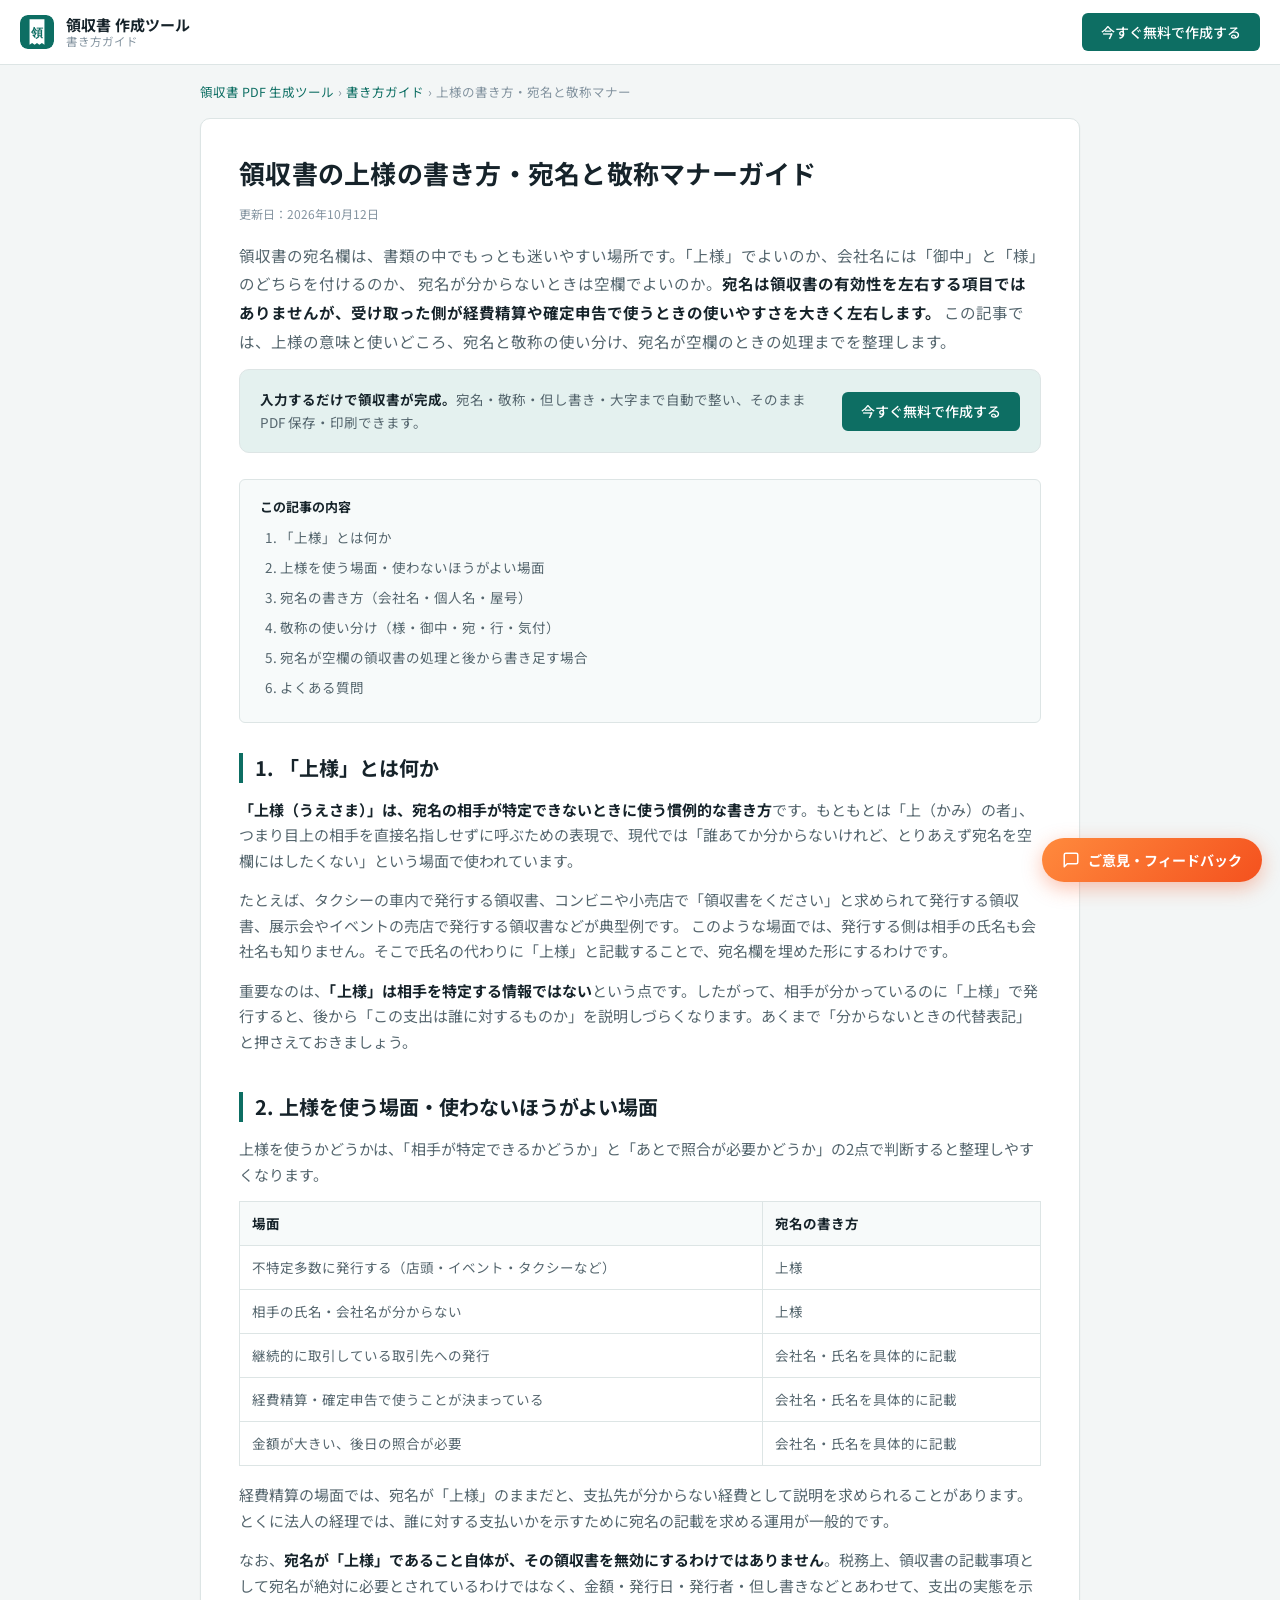
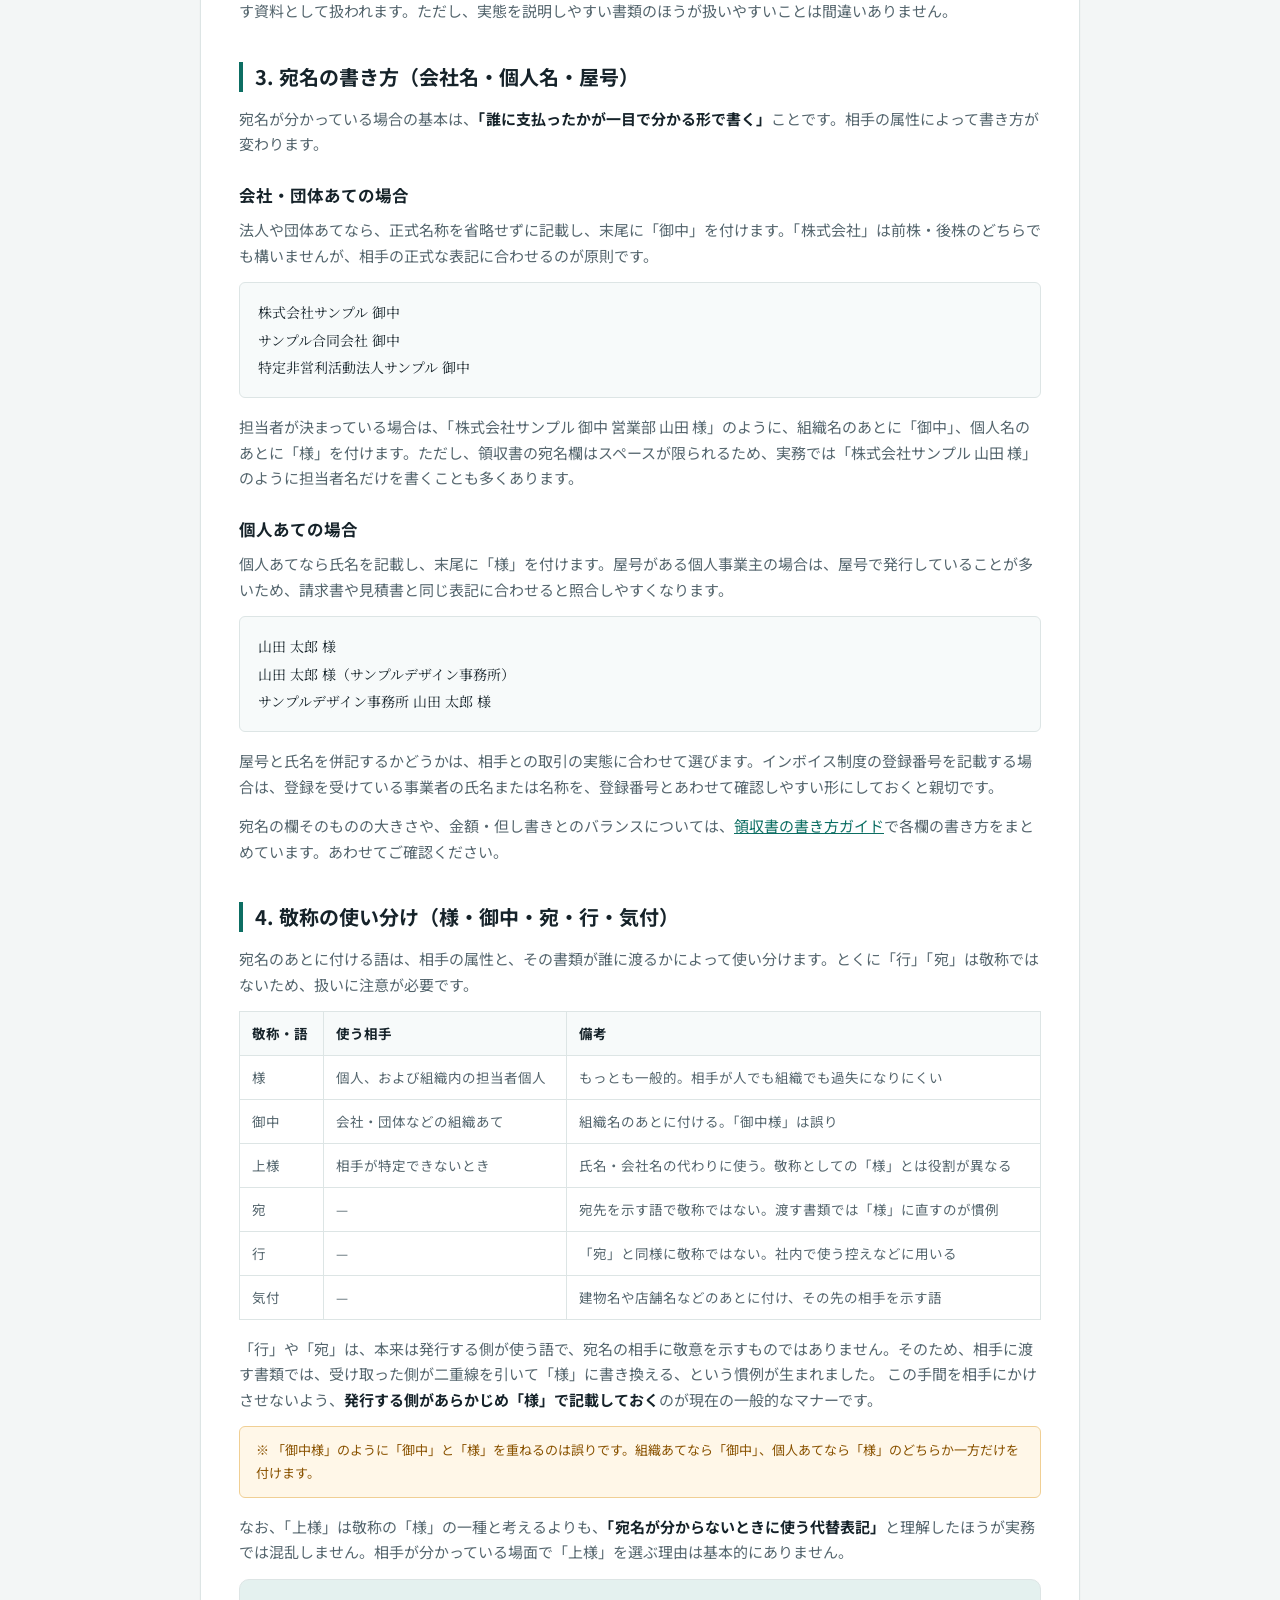
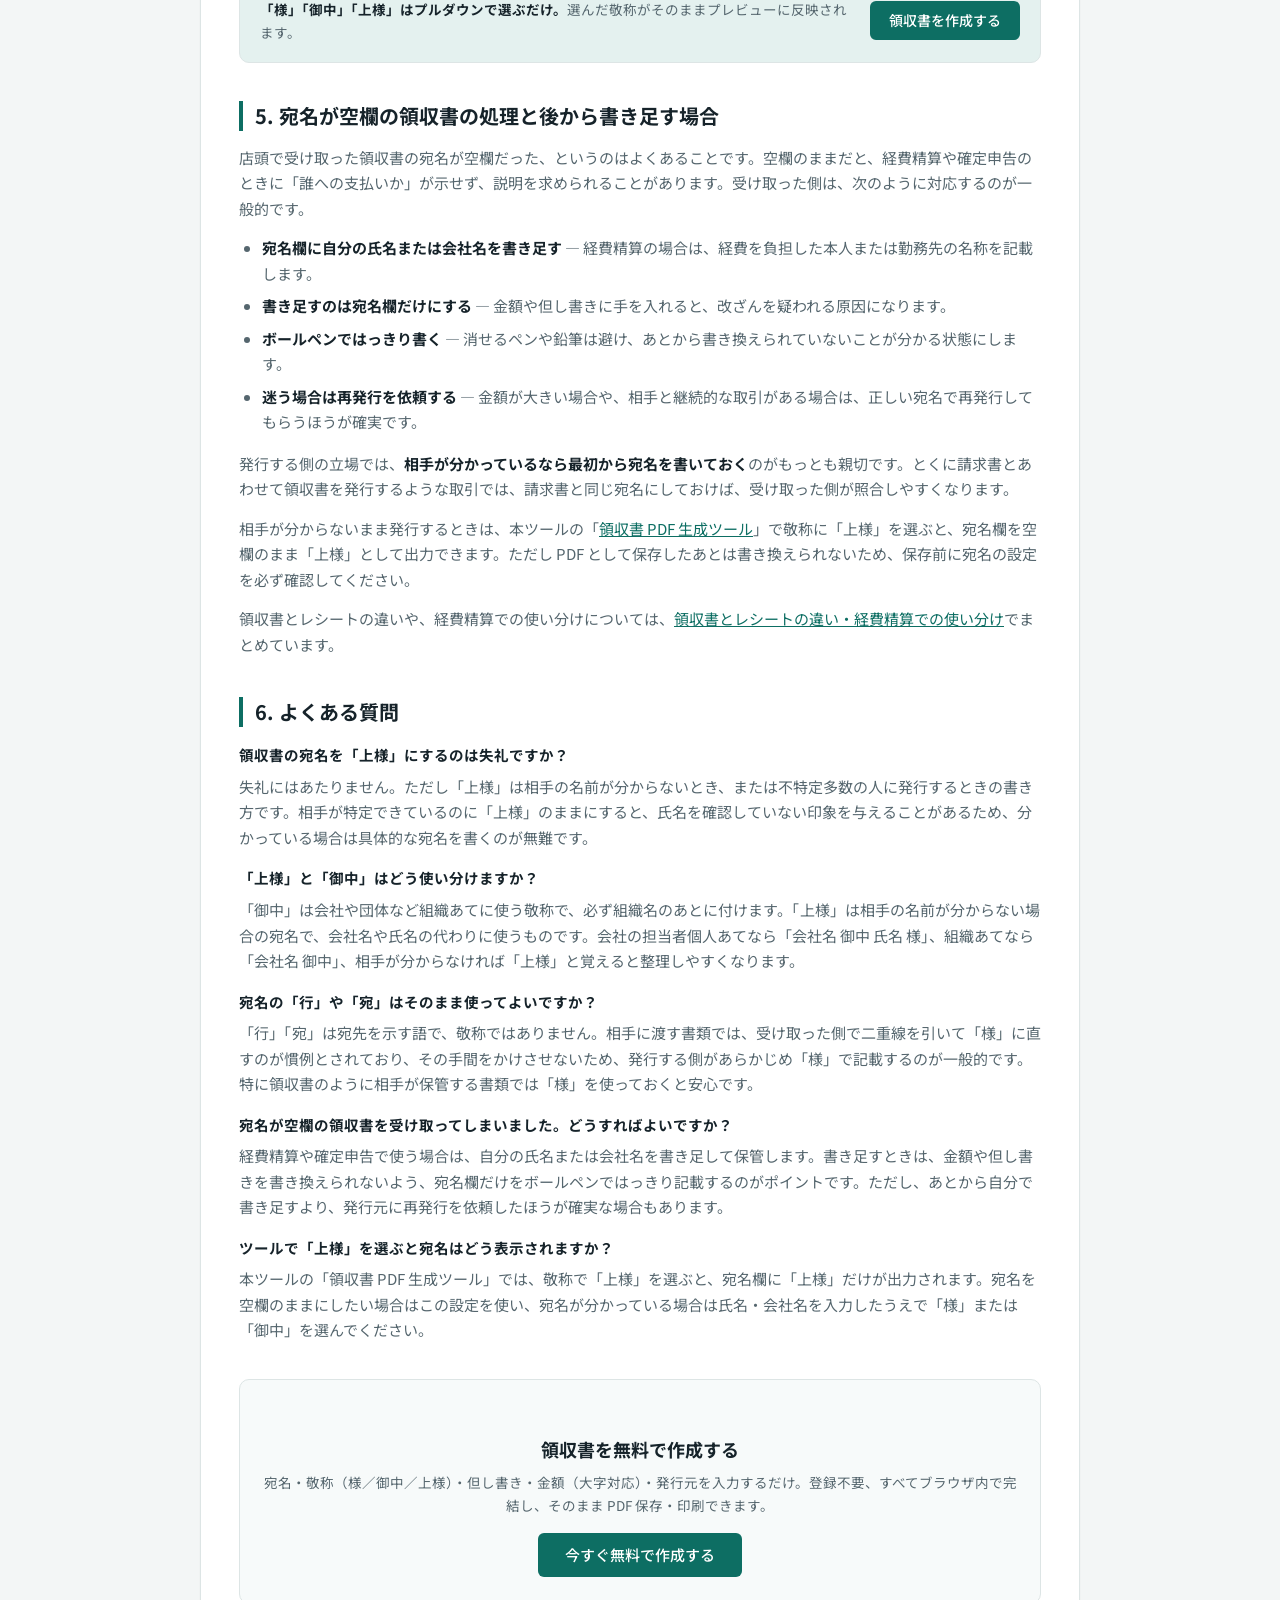
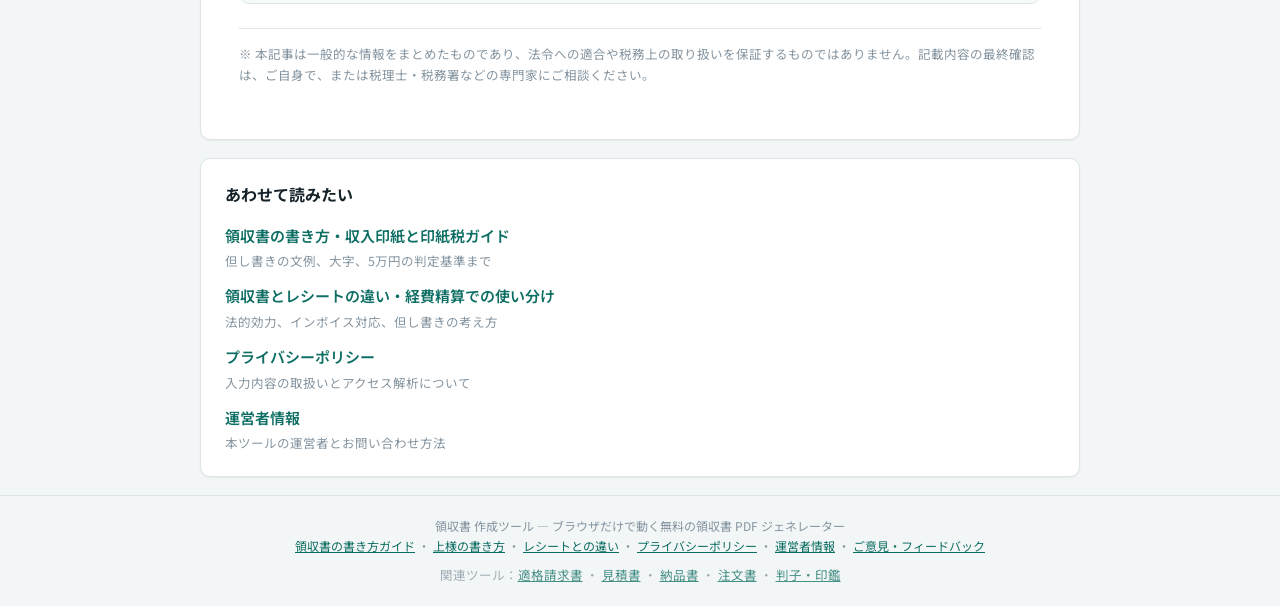
<file: uwayo.html>
<!DOCTYPE html>
<html lang="ja">
<head>
<meta charset="UTF-8">
<meta name="viewport" content="width=device-width, initial-scale=1">
<title>領収書の上様の書き方・宛名と敬称マナーガイド｜御中・様の使い分け</title>
<meta name="description" content="領収書の宛名「上様」の意味と正しい使い方を解説。会社名・個人名の書き方、様・御中・宛・行の使い分け、宛名が分からないときの処理、あとから書き足す場合のマナーまでまとめました。無料ツールでそのまま作成できます。">
<meta name="keywords" content="領収書 上様,領収書 宛名 書き方,御中 様 使い分け,領収書 宛名 空欄,領収書 敬称,上様 意味">
<meta name="robots" content="index, follow">
<meta name="theme-color" content="#0d6e63">
<link rel="canonical" href="https://www.reveriel.com/ryoshusho-pdf/uwayo.html">
<meta property="og:type" content="article">
<meta property="og:title" content="領収書の上様の書き方・宛名と敬称マナーガイド｜御中・様の使い分け">
<meta property="og:description" content="領収書の宛名「上様」の意味、会社名・個人名の書き方、様・御中の使い分け、宛名が分からないときの処理を解説します。">
<meta property="og:locale" content="ja_JP">
<meta property="og:url" content="https://www.reveriel.com/ryoshusho-pdf/uwayo.html">
<meta property="og:image" content="https://www.reveriel.com/ryoshusho-pdf/og-image.png">
<meta property="og:image:width" content="1200">
<meta property="og:image:height" content="630">
<meta name="twitter:card" content="summary_large_image">
<meta name="twitter:image" content="https://www.reveriel.com/ryoshusho-pdf/og-image.png">
<link rel="preconnect" href="https://fonts.googleapis.com">
<link rel="preconnect" href="https://fonts.gstatic.com" crossorigin>
<link href="https://fonts.googleapis.com/css2?family=Noto+Sans+JP:wght@400;500;700&family=Noto+Serif+JP:wght@500;700&display=swap" rel="stylesheet">
<link rel="icon" href="data:image/svg+xml,%3Csvg xmlns='http://www.w3.org/2000/svg' viewBox='0 0 32 32'%3E%3Crect width='32' height='32' rx='7' fill='%230d6e63'/%3E%3Cpath d='M9 4h14v24l-2.4-1.6L18.2 28l-2.2-1.6L13.8 28l-2.4-1.6L9 28V4z' fill='%23ffffff'/%3E%3Ctext x='16' y='21' text-anchor='middle' font-family='sans-serif' font-size='11' font-weight='700' fill='%230d6e63'%3E%E9%A0%98%3C/text%3E%3C/svg%3E">
<link rel="stylesheet" href="style.css">
<link rel="stylesheet" href="guide.css">
<!-- Cloudflare Web Analytics --><script type='module' src='https://static.cloudflareinsights.com/beacon.min.js' data-cf-beacon='{"token": "6fc01bf3ac5e457ba1bd16b91e5b653e"}'></script><!-- End Cloudflare Web Analytics -->
<script type="application/ld+json">
{
  "@context": "https://schema.org",
  "@graph": [
    {
      "@type": "Article",
      "headline": "領収書の上様の書き方・宛名と敬称マナーガイド｜御中・様の使い分け",
      "description": "領収書の宛名「上様」の意味と正しい使い方、会社名・個人名の書き方、様・御中・宛・行の使い分け、宛名が分からないときの処理を解説します。",
      "inLanguage": "ja",
      "datePublished": "2026-10-12",
      "dateModified": "2026-10-12",
      "author": { "@type": "Organization", "name": "Reveriel" },
      "publisher": { "@type": "Organization", "name": "Reveriel" },
      "mainEntityOfPage": { "@type": "WebPage", "@id": "https://www.reveriel.com/ryoshusho-pdf/uwayo.html" },
      "image": "https://www.reveriel.com/ryoshusho-pdf/og-image.png"
    },
    {
      "@type": "FAQPage",
      "mainEntity": [
        {
          "@type": "Question",
          "name": "領収書の宛名を「上様」にするのは失礼ですか？",
          "acceptedAnswer": {
            "@type": "Answer",
            "text": "失礼にはあたりません。ただし「上様」は相手の名前が分からないとき、または不特定多数の人に発行するときの書き方です。相手が特定できているのに「上様」のままにすると、氏名を確認していない印象を与えることがあるため、分かっている場合は具体的な宛名を書くのが無難です。"
          }
        },
        {
          "@type": "Question",
          "name": "「上様」と「御中」はどう使い分けますか？",
          "acceptedAnswer": {
            "@type": "Answer",
            "text": "「御中」は会社や団体など組織あてに使う敬称で、必ず組織名のあとに付けます。「上様」は相手の名前が分からない場合の宛名で、会社名や氏名の代わりに使うものです。会社の担当者個人あてなら「会社名 御中 氏名 様」、組織あてなら「会社名 御中」、相手が分からなければ「上様」と覚えると整理しやすくなります。"
          }
        },
        {
          "@type": "Question",
          "name": "宛名の「行」や「宛」はそのまま使ってよいですか？",
          "acceptedAnswer": {
            "@type": "Answer",
            "text": "「行」「宛」は宛先を示す語で、敬称ではありません。相手に渡す書類では、受け取った側で二重線を引いて「様」に直すのが慣例とされており、その手間をかけさせないため、発行する側があらかじめ「様」で記載するのが一般的です。特に領収書のように相手が保管する書類では「様」を使っておくと安心です。"
          }
        },
        {
          "@type": "Question",
          "name": "宛名が空欄の領収書を受け取ってしまいました。どうすればよいですか？",
          "acceptedAnswer": {
            "@type": "Answer",
            "text": "経費精算や確定申告で使う場合は、自分の氏名または会社名を書き足して保管します。書き足すときは、金額や但し書きを書き換えられないよう、宛名欄だけをボールペンではっきり記載するのがポイントです。ただし、あとから自分で書き足すより、発行元に再発行を依頼したほうが確実な場合もあります。"
          }
        },
        {
          "@type": "Question",
          "name": "ツールで「上様」を選ぶと宛名はどう表示されますか？",
          "acceptedAnswer": {
            "@type": "Answer",
            "text": "本ツールの「領収書 PDF 生成ツール」では、敬称で「上様」を選ぶと、宛名欄に「上様」だけが出力されます。宛名を空欄のままにしたい場合はこの設定を使い、宛名が分かっている場合は氏名・会社名を入力したうえで「様」または「御中」を選んでください。"
          }
        }
      ]
    }
  ]
}
</script>
</head>
<body>

<header class="site-header no-print">
  <div class="wrap header-inner">
    <a class="brand" href="https://www.reveriel.com/ryoshusho-pdf/" style="text-decoration:none;color:inherit;">
      <svg class="brand-mark" viewBox="0 0 32 32" aria-hidden="true">
        <rect width="32" height="32" rx="7" fill="currentColor"/>
        <path d="M9 4h14v24l-2.4-1.6L18.2 28l-2.2-1.6L13.8 28l-2.4-1.6L9 28V4z" fill="#fff"/>
        <text x="16" y="21" text-anchor="middle" font-family="sans-serif" font-size="11" font-weight="700" fill="currentColor">領</text>
      </svg>
      <div class="brand-text">
        <strong>領収書 作成ツール</strong>
        <span>書き方ガイド</span>
      </div>
    </a>
    <div class="header-actions">
      <a class="btn btn-primary" href="https://www.reveriel.com/ryoshusho-pdf/">今すぐ無料で作成する</a>
    </div>
  </div>
</header>

<main class="wrap">
  <div class="guide-col">

    <nav class="breadcrumb no-print" aria-label="パンくず">
      <ol>
        <li><a href="https://www.reveriel.com/ryoshusho-pdf/">領収書 PDF 生成ツール</a></li>
        <li><a href="ryoshusho-kakikata.html">書き方ガイド</a></li>
        <li aria-current="page">上様の書き方・宛名と敬称マナー</li>
      </ol>
    </nav>

    <article class="guide">
      <h1>領収書の上様の書き方・宛名と敬称マナーガイド</h1>
      <p class="guide-meta">更新日：2026年10月12日</p>
      <p class="guide-lead">
        領収書の宛名欄は、書類の中でもっとも迷いやすい場所です。「上様」でよいのか、会社名には「御中」と「様」のどちらを付けるのか、
        宛名が分からないときは空欄でよいのか。<strong>宛名は領収書の有効性を左右する項目ではありませんが、受け取った側が経費精算や確定申告で使うときの使いやすさを大きく左右します。</strong>
        この記事では、上様の意味と使いどころ、宛名と敬称の使い分け、宛名が空欄のときの処理までを整理します。
      </p>

      <div class="guide-cta-box">
        <p><strong>入力するだけで領収書が完成。</strong>宛名・敬称・但し書き・大字まで自動で整い、そのまま PDF 保存・印刷できます。</p>
        <a class="btn btn-primary" href="https://www.reveriel.com/ryoshusho-pdf/">今すぐ無料で作成する</a>
      </div>

      <nav class="guide-toc" aria-label="目次">
        <p>この記事の内容</p>
        <ol>
          <li>「上様」とは何か</li>
          <li>上様を使う場面・使わないほうがよい場面</li>
          <li>宛名の書き方（会社名・個人名・屋号）</li>
          <li>敬称の使い分け（様・御中・宛・行・気付）</li>
          <li>宛名が空欄の領収書の処理と後から書き足す場合</li>
          <li>よくある質問</li>
        </ol>
      </nav>

      <h2>1. 「上様」とは何か</h2>
      <p>
        <strong>「上様（うえさま）」は、宛名の相手が特定できないときに使う慣例的な書き方</strong>です。もともとは「上（かみ）の者」、つまり目上の相手を直接名指しせずに呼ぶための表現で、現代では「誰あてか分からないけれど、とりあえず宛名を空欄にはしたくない」という場面で使われています。
      </p>
      <p>
        たとえば、タクシーの車内で発行する領収書、コンビニや小売店で「領収書をください」と求められて発行する領収書、展示会やイベントの売店で発行する領収書などが典型例です。
        このような場面では、発行する側は相手の氏名も会社名も知りません。そこで氏名の代わりに「上様」と記載することで、宛名欄を埋めた形にするわけです。
      </p>
      <p>
        重要なのは、<strong>「上様」は相手を特定する情報ではない</strong>という点です。したがって、相手が分かっているのに「上様」で発行すると、後から「この支出は誰に対するものか」を説明しづらくなります。あくまで「分からないときの代替表記」と押さえておきましょう。
      </p>

      <h2>2. 上様を使う場面・使わないほうがよい場面</h2>
      <p>
        上様を使うかどうかは、「相手が特定できるかどうか」と「あとで照合が必要かどうか」の2点で判断すると整理しやすくなります。
      </p>
      <table class="guide-table">
        <thead>
          <tr><th>場面</th><th>宛名の書き方</th></tr>
        </thead>
        <tbody>
          <tr><td>不特定多数に発行する（店頭・イベント・タクシーなど）</td><td>上様</td></tr>
          <tr><td>相手の氏名・会社名が分からない</td><td>上様</td></tr>
          <tr><td>継続的に取引している取引先への発行</td><td>会社名・氏名を具体的に記載</td></tr>
          <tr><td>経費精算・確定申告で使うことが決まっている</td><td>会社名・氏名を具体的に記載</td></tr>
          <tr><td>金額が大きい、後日の照合が必要</td><td>会社名・氏名を具体的に記載</td></tr>
        </tbody>
      </table>
      <p>
        経費精算の場面では、宛名が「上様」のままだと、支払先が分からない経費として説明を求められることがあります。とくに法人の経理では、誰に対する支払いかを示すために宛名の記載を求める運用が一般的です。
      </p>
      <p>
        なお、<strong>宛名が「上様」であること自体が、その領収書を無効にするわけではありません</strong>。税務上、領収書の記載事項として宛名が絶対に必要とされているわけではなく、金額・発行日・発行者・但し書きなどとあわせて、支出の実態を示す資料として扱われます。ただし、実態を説明しやすい書類のほうが扱いやすいことは間違いありません。
      </p>

      <h2>3. 宛名の書き方（会社名・個人名・屋号）</h2>
      <p>
        宛名が分かっている場合の基本は、<strong>「誰に支払ったかが一目で分かる形で書く」</strong>ことです。相手の属性によって書き方が変わります。
      </p>
      <h3>会社・団体あての場合</h3>
      <p>
        法人や団体あてなら、正式名称を省略せずに記載し、末尾に「御中」を付けます。「株式会社」は前株・後株のどちらでも構いませんが、相手の正式な表記に合わせるのが原則です。
      </p>
      <div class="guide-example">株式会社サンプル 御中
サンプル合同会社 御中
特定非営利活動法人サンプル 御中</div>
      <p>
        担当者が決まっている場合は、「株式会社サンプル 御中 営業部 山田 様」のように、組織名のあとに「御中」、個人名のあとに「様」を付けます。ただし、領収書の宛名欄はスペースが限られるため、実務では「株式会社サンプル 山田 様」のように担当者名だけを書くことも多くあります。
      </p>
      <h3>個人あての場合</h3>
      <p>
        個人あてなら氏名を記載し、末尾に「様」を付けます。屋号がある個人事業主の場合は、屋号で発行していることが多いため、請求書や見積書と同じ表記に合わせると照合しやすくなります。
      </p>
      <div class="guide-example">山田 太郎 様
山田 太郎 様（サンプルデザイン事務所）
サンプルデザイン事務所 山田 太郎 様</div>
      <p>
        屋号と氏名を併記するかどうかは、相手との取引の実態に合わせて選びます。インボイス制度の登録番号を記載する場合は、登録を受けている事業者の氏名または名称を、登録番号とあわせて確認しやすい形にしておくと親切です。
      </p>
      <p>
        宛名の欄そのものの大きさや、金額・但し書きとのバランスについては、<a href="ryoshusho-kakikata.html">領収書の書き方ガイド</a>で各欄の書き方をまとめています。あわせてご確認ください。
      </p>

      <h2>4. 敬称の使い分け（様・御中・宛・行・気付）</h2>
      <p>
        宛名のあとに付ける語は、相手の属性と、その書類が誰に渡るかによって使い分けます。とくに「行」「宛」は敬称ではないため、扱いに注意が必要です。
      </p>
      <table class="guide-table">
        <thead>
          <tr><th>敬称・語</th><th>使う相手</th><th>備考</th></tr>
        </thead>
        <tbody>
          <tr><td>様</td><td>個人、および組織内の担当者個人</td><td>もっとも一般的。相手が人でも組織でも過失になりにくい</td></tr>
          <tr><td>御中</td><td>会社・団体などの組織あて</td><td>組織名のあとに付ける。「御中様」は誤り</td></tr>
          <tr><td>上様</td><td>相手が特定できないとき</td><td>氏名・会社名の代わりに使う。敬称としての「様」とは役割が異なる</td></tr>
          <tr><td>宛</td><td>—</td><td>宛先を示す語で敬称ではない。渡す書類では「様」に直すのが慣例</td></tr>
          <tr><td>行</td><td>—</td><td>「宛」と同様に敬称ではない。社内で使う控えなどに用いる</td></tr>
          <tr><td>気付</td><td>—</td><td>建物名や店舗名などのあとに付け、その先の相手を示す語</td></tr>
        </tbody>
      </table>
      <p>
        「行」や「宛」は、本来は発行する側が使う語で、宛名の相手に敬意を示すものではありません。そのため、相手に渡す書類では、受け取った側が二重線を引いて「様」に書き換える、という慣例が生まれました。
        この手間を相手にかけさせないよう、<strong>発行する側があらかじめ「様」で記載しておく</strong>のが現在の一般的なマナーです。
      </p>
      <div class="guide-note">
        ※ 「御中様」のように「御中」と「様」を重ねるのは誤りです。組織あてなら「御中」、個人あてなら「様」のどちらか一方だけを付けます。
      </div>
      <p>
        なお、「上様」は敬称の「様」の一種と考えるよりも、<strong>「宛名が分からないときに使う代替表記」</strong>と理解したほうが実務では混乱しません。相手が分かっている場面で「上様」を選ぶ理由は基本的にありません。
      </p>

      <div class="guide-cta-box">
        <p><strong>「様」「御中」「上様」はプルダウンで選ぶだけ。</strong>選んだ敬称がそのままプレビューに反映されます。</p>
        <a class="btn btn-primary" href="https://www.reveriel.com/ryoshusho-pdf/">領収書を作成する</a>
      </div>

      <h2>5. 宛名が空欄の領収書の処理と後から書き足す場合</h2>
      <p>
        店頭で受け取った領収書の宛名が空欄だった、というのはよくあることです。空欄のままだと、経費精算や確定申告のときに「誰への支払いか」が示せず、説明を求められることがあります。受け取った側は、次のように対応するのが一般的です。
      </p>
      <ul>
        <li><strong>宛名欄に自分の氏名または会社名を書き足す</strong> — 経費精算の場合は、経費を負担した本人または勤務先の名称を記載します。</li>
        <li><strong>書き足すのは宛名欄だけにする</strong> — 金額や但し書きに手を入れると、改ざんを疑われる原因になります。</li>
        <li><strong>ボールペンではっきり書く</strong> — 消せるペンや鉛筆は避け、あとから書き換えられていないことが分かる状態にします。</li>
        <li><strong>迷う場合は再発行を依頼する</strong> — 金額が大きい場合や、相手と継続的な取引がある場合は、正しい宛名で再発行してもらうほうが確実です。</li>
      </ul>
      <p>
        発行する側の立場では、<strong>相手が分かっているなら最初から宛名を書いておく</strong>のがもっとも親切です。とくに請求書とあわせて領収書を発行するような取引では、請求書と同じ宛名にしておけば、受け取った側が照合しやすくなります。
      </p>
      <p>
        相手が分からないまま発行するときは、本ツールの「<a href="https://www.reveriel.com/ryoshusho-pdf/">領収書 PDF 生成ツール</a>」で敬称に「上様」を選ぶと、宛名欄を空欄のまま「上様」として出力できます。ただし PDF として保存したあとは書き換えられないため、保存前に宛名の設定を必ず確認してください。
      </p>
      <p>
        領収書とレシートの違いや、経費精算での使い分けについては、<a href="ryoshusho-vs-receipt.html">領収書とレシートの違い・経費精算での使い分け</a>でまとめています。
      </p>

      <section class="guide-faq" aria-labelledby="faqTitle">
        <h2 id="faqTitle">6. よくある質問</h2>
        <dl>
          <dt>領収書の宛名を「上様」にするのは失礼ですか？</dt>
          <dd>失礼にはあたりません。ただし「上様」は相手の名前が分からないとき、または不特定多数の人に発行するときの書き方です。相手が特定できているのに「上様」のままにすると、氏名を確認していない印象を与えることがあるため、分かっている場合は具体的な宛名を書くのが無難です。</dd>

          <dt>「上様」と「御中」はどう使い分けますか？</dt>
          <dd>「御中」は会社や団体など組織あてに使う敬称で、必ず組織名のあとに付けます。「上様」は相手の名前が分からない場合の宛名で、会社名や氏名の代わりに使うものです。会社の担当者個人あてなら「会社名 御中 氏名 様」、組織あてなら「会社名 御中」、相手が分からなければ「上様」と覚えると整理しやすくなります。</dd>

          <dt>宛名の「行」や「宛」はそのまま使ってよいですか？</dt>
          <dd>「行」「宛」は宛先を示す語で、敬称ではありません。相手に渡す書類では、受け取った側で二重線を引いて「様」に直すのが慣例とされており、その手間をかけさせないため、発行する側があらかじめ「様」で記載するのが一般的です。特に領収書のように相手が保管する書類では「様」を使っておくと安心です。</dd>

          <dt>宛名が空欄の領収書を受け取ってしまいました。どうすればよいですか？</dt>
          <dd>経費精算や確定申告で使う場合は、自分の氏名または会社名を書き足して保管します。書き足すときは、金額や但し書きを書き換えられないよう、宛名欄だけをボールペンではっきり記載するのがポイントです。ただし、あとから自分で書き足すより、発行元に再発行を依頼したほうが確実な場合もあります。</dd>

          <dt>ツールで「上様」を選ぶと宛名はどう表示されますか？</dt>
          <dd>本ツールの「領収書 PDF 生成ツール」では、敬称で「上様」を選ぶと、宛名欄に「上様」だけが出力されます。宛名を空欄のままにしたい場合はこの設定を使い、宛名が分かっている場合は氏名・会社名を入力したうえで「様」または「御中」を選んでください。</dd>
        </dl>
      </section>

      <div class="guide-cta-foot">
        <h2>領収書を無料で作成する</h2>
        <p>宛名・敬称（様／御中／上様）・但し書き・金額（大字対応）・発行元を入力するだけ。登録不要、すべてブラウザ内で完結し、そのまま PDF 保存・印刷できます。</p>
        <a class="btn btn-primary" href="https://www.reveriel.com/ryoshusho-pdf/">今すぐ無料で作成する</a>
      </div>

      <p class="disclaimer" style="font-size:12.5px;color:var(--c-text-faint);margin-top:24px;">
        ※ 本記事は一般的な情報をまとめたものであり、法令への適合や税務上の取り扱いを保証するものではありません。記載内容の最終確認は、ご自身で、または税理士・税務署などの専門家にご相談ください。
      </p>
    </article>

    <section class="guide-related no-print" aria-labelledby="relTitle">
      <h2 id="relTitle">あわせて読みたい</h2>
      <ul>
        <li><a href="ryoshusho-kakikata.html">領収書の書き方・収入印紙と印紙税ガイド<span class="rel-desc">但し書きの文例、大字、5万円の判定基準まで</span></a></li>
        <li><a href="ryoshusho-vs-receipt.html">領収書とレシートの違い・経費精算での使い分け<span class="rel-desc">法的効力、インボイス対応、但し書きの考え方</span></a></li>
        <li><a href="privacy.html">プライバシーポリシー<span class="rel-desc">入力内容の取扱いとアクセス解析について</span></a></li>
        <li><a href="company.html">運営者情報<span class="rel-desc">本ツールの運営者とお問い合わせ方法</span></a></li>
      </ul>
    </section>

  </div>
</main>

<footer class="site-footer no-print">
  <div class="wrap">
    <p>領収書 作成ツール — ブラウザだけで動く無料の領収書 PDF ジェネレーター</p>
    <p><a href="ryoshusho-kakikata.html">領収書の書き方ガイド</a> ・ <a href="uwayo.html">上様の書き方</a> ・ <a href="ryoshusho-vs-receipt.html">レシートとの違い</a> ・ <a href="privacy.html">プライバシーポリシー</a> ・ <a href="company.html">運営者情報</a> ・ <a href="https://docs.google.com/forms/d/e/1FAIpQLSfHGUfgAlViT3TFiVtJi_EpJ4ioUpd9oGyaJ7rehEV-gBH_PA/viewform?usp=pp_url&amp;entry.1745177199=%E9%A0%98%E5%8F%8E%E6%9B%B8" target="_blank" rel="noopener">ご意見・フィードバック</a></p>
    <p style="margin-top:8px;font-size:12.5px;opacity:.75;">関連ツール：<a href="https://www.reveriel.com/japan-invoice-pdf/">適格請求書</a> ・ <a href="https://www.reveriel.com/mitsumori-pdf/">見積書</a> ・ <a href="https://www.reveriel.com/nohinsho-pdf/">納品書</a> ・ <a href="https://www.reveriel.com/chumonsho-pdf/">注文書</a> ・ <a href="https://www.reveriel.com/hanko-generator/">判子・印鑑</a></p>
  </div>
</footer>

<!-- フィードバックFAB（右下固定） -->
<a href="https://docs.google.com/forms/d/e/1FAIpQLSfHGUfgAlViT3TFiVtJi_EpJ4ioUpd9oGyaJ7rehEV-gBH_PA/viewform?usp=pp_url&amp;entry.1745177199=%E9%A0%98%E5%8F%8E%E6%9B%B8" target="_blank" rel="noopener" class="feedback-fab" aria-label="ご意見・フィードバックを送る">
  <svg viewBox="0 0 24 24" fill="none" stroke="currentColor" stroke-width="2" stroke-linecap="round" stroke-linejoin="round" aria-hidden="true"><path d="M21 15a2 2 0 0 1-2 2H7l-4 4V5a2 2 0 0 1 2-2h14a2 2 0 0 1 2 2z"/></svg>
  <span>ご意見・フィードバック</span>
</a>
</body>
</html>
</file>
<file: style.css>
/* =========================================================
   領収書 作成ツール — style.css
   ========================================================= */

:root {
  --c-bg:            #f3f6f6;
  --c-surface:       #ffffff;
  --c-surface-2:     #f7fafa;
  --c-border:        #dde5e5;
  --c-border-strong: #c0cdcd;
  --c-text:          #16232a;
  --c-text-muted:    #55666e;
  --c-text-faint:    #8494a0;
  --c-accent:        #0d6e63;
  --c-accent-soft:   #e4f1ef;
  --c-accent-hover:  #0a564d;
  --c-danger:        #b42318;
  --c-danger-soft:   #fef3f2;
  --c-warn:          #8a5300;
  --c-warn-soft:     #fff7e8;
  --c-warn-border:   #f0cf94;
  --c-success:       #067647;
  --c-focus:         #2f9e8f;

  --paper-bg:        #ffffff;
  --paper-ink:       #111827;
  --paper-line:      #d7dce5;
  --paper-line-soft: #eaedf3;
  --paper-accent:    #0d6e63;

  --radius:    10px;
  --radius-sm: 6px;
  --shadow-sm: 0 1px 2px rgba(16, 24, 40, .06);
  --shadow-lg: 0 4px 24px rgba(16, 24, 40, .10);

  --font: "Noto Sans JP", -apple-system, BlinkMacSystemFont, "Hiragino Kaku Gothic ProN",
          "Hiragino Sans", "Yu Gothic", Meiryo, sans-serif;
  --font-num: "Noto Sans JP", ui-monospace, "SF Mono", Menlo, Consolas, monospace;
}

@media (prefers-color-scheme: dark) {
  :root {
    --c-bg:            #0f1516;
    --c-surface:       #172022;
    --c-surface-2:     #1d282a;
    --c-border:        #2b3739;
    --c-border-strong: #3c4b4e;
    --c-text:          #e7eef0;
    --c-text-muted:    #a0b0b5;
    --c-text-faint:    #7c8b90;
    --c-accent:        #4ecdc0;
    --c-accent-soft:   #12312e;
    --c-accent-hover:  #78ded3;
    --c-danger:        #f4746a;
    --c-danger-soft:   #33191a;
    --c-warn:          #f0c07a;
    --c-warn-soft:     #2e2614;
    --c-warn-border:   #5c4a24;
    --c-success:       #4ec98b;
    --shadow-sm: 0 1px 2px rgba(0, 0, 0, .4);
    --shadow-lg: 0 4px 24px rgba(0, 0, 0, .5);
  }
}

* { box-sizing: border-box; }

/* `hidden` 属性は UA スタイルの [hidden]{display:none} に依存するため、
   作者スタイルで display を指定した要素では無効になる。確実に効かせる。 */
[hidden] { display: none !important; }

html { -webkit-text-size-adjust: 100%; }

body {
  margin: 0;
  background: var(--c-bg);
  color: var(--c-text);
  font-family: var(--font);
  font-size: 15px;
  line-height: 1.7;
  font-feature-settings: "palt" 0;
}

.wrap {
  width: 100%;
  max-width: 1440px;
  margin-inline: auto;
  padding-inline: 20px;
}

.ic { width: 1.1em; height: 1.1em; flex: none; }

/* ---------------- ヘッダー ---------------- */

.site-header {
  position: sticky;
  top: 0;
  z-index: 30;
  background: var(--c-surface);
  border-bottom: 1px solid var(--c-border);
  backdrop-filter: saturate(180%) blur(8px);
}

.header-inner {
  display: flex;
  align-items: center;
  justify-content: space-between;
  gap: 16px;
  min-height: 64px;
  flex-wrap: wrap;
  padding-block: 10px;
}

.brand { display: flex; align-items: center; gap: 12px; }

.brand-mark {
  width: 34px; height: 34px; flex: none;
  color: var(--c-accent);
  border-radius: 8px;
}

.brand-text { display: flex; flex-direction: column; line-height: 1.3; }
.brand-text strong { font-size: 15px; font-weight: 700; letter-spacing: .01em; }
.brand-text span { font-size: 11.5px; color: var(--c-text-faint); }

.header-actions { display: flex; align-items: center; gap: 8px; }

/* ---------------- ボタン ---------------- */

.btn {
  display: inline-flex;
  align-items: center;
  justify-content: center;
  gap: 7px;
  padding: 10px 18px;
  font-family: inherit;
  font-size: 14px;
  font-weight: 500;
  line-height: 1.2;
  border: 1px solid transparent;
  border-radius: var(--radius-sm);
  cursor: pointer;
  text-decoration: none;
  transition: background-color .15s, border-color .15s, color .15s;
  white-space: nowrap;
}

.btn:focus-visible { outline: 2px solid var(--c-focus); outline-offset: 2px; }

.btn-primary { background: var(--c-accent); color: #fff; }
.btn-primary:hover { background: var(--c-accent-hover); }
@media (prefers-color-scheme: dark) { .btn-primary { color: #08130f; } }

.btn-ghost {
  background: transparent;
  color: var(--c-text-muted);
  border-color: var(--c-border);
}
.btn-ghost:hover { background: var(--c-surface-2); color: var(--c-text); }

/* ---------------- レイアウト ---------------- */

.layout {
  display: grid;
  grid-template-columns: minmax(380px, 1fr) minmax(0, 1.25fr);
  gap: 26px;
  align-items: start;
  padding-block: 26px 40px;
}

@media (max-width: 980px) {
  /* minmax(0,1fr) にしないと、中の要素の min-content 幅で
     グリッドが横に広がってしまう（横スクロールの原因） */
  .layout { grid-template-columns: minmax(0, 1fr); gap: 20px; }
}

.pane { min-width: 0; }

.form-pane { display: flex; flex-direction: column; gap: 14px; }

.pane-head h2 { margin: 0 0 4px; font-size: 17px; font-weight: 700; }
.pane-head .hint { margin: 0; }

/* ---------------- フォーム ---------------- */

.card {
  background: var(--c-surface);
  border: 1px solid var(--c-border);
  border-radius: var(--radius);
  padding: 18px;
  margin: 0 0 14px;
  box-shadow: var(--shadow-sm);
}

.card legend {
  display: flex;
  align-items: center;
  gap: 8px;
  padding: 0 6px;
  font-size: 13.5px;
  font-weight: 700;
  color: var(--c-text);
}

.req-badge {
  font-size: 10.5px;
  font-weight: 500;
  letter-spacing: .02em;
  color: var(--c-accent);
  background: var(--c-accent-soft);
  border-radius: 999px;
  padding: 2px 9px;
  white-space: nowrap;
}

.field { margin-bottom: 14px; }
.field:last-child { margin-bottom: 0; }

.field label {
  display: block;
  font-size: 13px;
  font-weight: 500;
  color: var(--c-text-muted);
  margin-bottom: 5px;
}

.field-row {
  display: grid;
  grid-template-columns: 1fr 1fr;
  gap: 12px;
}

@media (max-width: 560px) {
  .field-row { grid-template-columns: 1fr; gap: 0; }
}

.req {
  display: inline-block;
  margin-left: 6px;
  font-size: 10.5px;
  font-weight: 500;
  color: var(--c-danger);
  border: 1px solid currentColor;
  border-radius: 3px;
  padding: 0 4px;
  line-height: 1.5;
  vertical-align: 1px;
}

input[type="text"],
input[type="date"],
select,
textarea {
  width: 100%;
  padding: 9px 11px;
  font-family: inherit;
  font-size: 14px;
  color: var(--c-text);
  background: var(--c-surface-2);
  border: 1px solid var(--c-border);
  border-radius: var(--radius-sm);
  transition: border-color .15s, box-shadow .15s, background-color .15s;
}

textarea { resize: vertical; line-height: 1.6; }

input:focus, select:focus, textarea:focus {
  outline: none;
  background: var(--c-surface);
  border-color: var(--c-accent);
  box-shadow: 0 0 0 3px var(--c-accent-soft);
}

input[aria-invalid="true"] {
  border-color: var(--c-danger);
  background: var(--c-danger-soft);
}
input[aria-invalid="true"]:focus { box-shadow: 0 0 0 3px var(--c-danger-soft); }

input:disabled,
select:disabled,
textarea:disabled {
  opacity: .55;
  cursor: not-allowed;
}

.num { text-align: right; font-variant-numeric: tabular-nums; }

/* チェックボックス行 */
.check-line {
  display: flex !important;
  align-items: flex-start;
  gap: 9px;
  margin-bottom: 0 !important;
  font-size: 13.5px !important;
  font-weight: 500;
  color: var(--c-text) !important;
  cursor: pointer;
}

.check-line input[type="checkbox"] {
  width: 16px;
  height: 16px;
  margin: 3px 0 0;
  flex: none;
  accent-color: var(--c-accent);
  cursor: pointer;
}

.check-line span { line-height: 1.55; }

/* ラジオボタン行（書式設定） */
.field-label {
  display: block;
  font-size: 13px;
  font-weight: 500;
  color: var(--c-text-muted);
  margin-bottom: 7px;
}

.radio-row {
  display: flex;
  flex-wrap: wrap;
  gap: 8px 22px;
}

/* `.field label` の display:block を打ち消すため詳細度を上げる */
.field label.radio-line {
  display: inline-flex;
  align-items: center;
  gap: 7px;
  margin-bottom: 0;
  font-size: 13.5px;
  font-weight: 500;
  color: var(--c-text);
  cursor: pointer;
}

.radio-line input[type="radio"] {
  width: 16px;
  height: 16px;
  margin: 0;
  flex: none;
  accent-color: var(--c-accent);
  cursor: pointer;
}

.radio-line span { line-height: 1.5; }

.help {
  margin: 5px 0 0;
  font-size: 11.5px;
  color: var(--c-text-faint);
  line-height: 1.5;
}

.error {
  margin: 5px 0 0;
  font-size: 11.5px;
  font-weight: 500;
  color: var(--c-danger);
  line-height: 1.5;
}

.hint {
  font-size: 12px;
  color: var(--c-text-faint);
  line-height: 1.6;
}

/* ---------------- 収入印紙の注意喚起 ---------------- */

.stamp-alert {
  display: flex;
  align-items: flex-start;
  gap: 10px;
  padding: 13px 15px;
  margin-bottom: 14px;
  background: var(--c-warn-soft);
  border: 1px solid var(--c-warn-border);
  border-radius: var(--radius);
  color: var(--c-warn);
}

.stamp-alert .ic { margin-top: .25em; width: 1.15em; height: 1.15em; }

.stamp-alert strong {
  display: block;
  font-size: 13.5px;
  font-weight: 700;
}

.stamp-alert p {
  margin: 4px 0 0;
  font-size: 12px;
  line-height: 1.6;
  color: var(--c-warn);
  opacity: .92;
}

.stamp-alert #stampAmount { font-variant-numeric: tabular-nums; font-weight: 700; }

.stamp-badge {
  margin-left: auto;
  font-size: 11px;
  font-weight: 600;
  color: var(--c-warn);
  background: var(--c-warn-soft);
  border: 1px solid var(--c-warn-border);
  border-radius: 999px;
  padding: 2px 10px;
  white-space: nowrap;
}

/* ---------------- プレビュー ---------------- */

.preview-pane {
  position: sticky;
  top: 88px;
  align-self: start;
  max-height: calc(100vh - 104px);
  overflow-y: auto;
  padding: 2px 4px 16px;
  scrollbar-gutter: stable;
}

@media (max-width: 980px) {
  .preview-pane {
    position: static;
    max-height: none;
    overflow: visible;
    padding: 0;
  }
}

.preview-bar {
  display: flex;
  align-items: center;
  gap: 7px;
  font-size: 12px;
  color: var(--c-text-faint);
  margin-bottom: 8px;
  padding-left: 2px;
}

.preview-bar .dot {
  width: 7px; height: 7px;
  border-radius: 50%;
  background: var(--c-success);
  box-shadow: 0 0 0 3px color-mix(in srgb, var(--c-success) 20%, transparent);
}

.paper-wrap { overflow-x: auto; }

.paper {
  width: 100%;
  max-width: 210mm;
  min-height: 297mm;
  margin-inline: auto;
  padding: 14mm 15mm;
  background: var(--paper-bg);
  color: var(--paper-ink);
  border: 1px solid var(--c-border);
  border-radius: 4px;
  box-shadow: var(--shadow-lg);
  font-size: 12.5px;
  line-height: 1.65;
  font-weight: var(--doc-weight, 400);
}

/* ---- 書式設定（プレビュー・印刷の両方に適用） ---- */
.paper.font-mincho {
  font-family: "Hiragino Mincho ProN", "Yu Mincho", "Noto Serif JP", serif;
}

.paper.font-gothic {
  font-family: "Hiragino Kaku Gothic ProN", "Yu Gothic", "Noto Sans JP", sans-serif;
}

.paper.is-bold { --doc-weight: 700; }

/* 元から太字でない見出し・補助情報も、太字設定時は 700 に揃える */
.paper.is-bold .doc-to,
.paper.is-bold .honorific,
.paper.is-bold .doc-meta-line > span:last-child,
.paper.is-bold .issuer-name {
  font-weight: 700;
}

/* 書類タイトル */
.doc-title {
  margin: 0 0 22px;
  font-size: 27px;
  font-weight: 700;
  letter-spacing: .3em;
  text-indent: .3em;
  text-align: center;
  color: var(--paper-ink);
}

/* 宛名・発行日 */
.doc-head {
  display: flex;
  justify-content: space-between;
  align-items: flex-end;
  gap: 20px;
  margin-bottom: 22px;
}

.doc-head-left { flex: 1 1 auto; min-width: 0; }
.doc-head-right { flex: none; text-align: right; }

.doc-to {
  margin: 0;
  font-size: 18px;
  font-weight: 600;
  line-height: 1.45;
  border-bottom: 1px solid var(--paper-line);
  padding-bottom: 7px;
}

.client-name { word-break: break-word; }

.honorific {
  margin-left: 7px;
  font-size: 14px;
  font-weight: 500;
  color: #4b5563;
}

.doc-meta-line {
  margin: 0 0 3px;
  font-size: 12.5px;
  display: flex;
  justify-content: flex-end;
  gap: 10px;
}

.meta-label {
  color: #6b7280;
  flex: none;
}

.doc-meta-line > span:last-child {
  font-variant-numeric: tabular-nums;
  font-weight: 500;
}

/* 領収金額 */
.amount-band {
  display: flex;
  align-items: baseline;
  justify-content: center;
  gap: 14px;
  flex-wrap: wrap;
  background: #f2f7f6;
  border: 1px solid var(--paper-line);
  border-top: 2px solid var(--paper-accent);
  border-bottom: 2px solid var(--paper-accent);
  border-radius: 3px;
  padding: 14px 18px;
  margin-bottom: 20px;
  text-align: center;
}

.amount-label {
  font-size: 12px;
  font-weight: 600;
  color: #4b5563;
  letter-spacing: .06em;
}

.amount-value {
  font-size: 26px;
  font-weight: 700;
  line-height: 1.3;
  letter-spacing: .01em;
  text-align: center;
  font-variant-numeric: tabular-nums;
  word-break: break-word;
}

.amount-value.daiji {
  font-size: 25px;
  letter-spacing: .14em;
  text-indent: .14em;
}

.amount-note {
  font-size: 11.5px;
  color: #6b7280;
}

/* 但書 */
.proviso {
  margin: 0 0 6px;
  font-size: 13.5px;
  line-height: 1.7;
  word-break: break-word;
}

.receipt-line {
  margin: 0 0 20px;
  font-size: 13.5px;
  line-height: 1.7;
}

/* 税率区分の内訳 */
.tax-breakdown {
  margin: 0 0 22px;
  max-width: 26em;
}

.breakdown-table {
  width: 100%;
  border-collapse: collapse;
  font-variant-numeric: tabular-nums;
}

.breakdown-table th,
.breakdown-table td {
  padding: 6px 10px;
  border-bottom: 1px solid var(--paper-line-soft);
  font-size: 12px;
  text-align: left;
}

.breakdown-table thead th {
  background: #f3f5f9;
  border-top: 1px solid var(--paper-line);
  border-bottom: 1px solid var(--paper-line);
  font-size: 11.5px;
  font-weight: 600;
  color: #4b5563;
}

.breakdown-table .num { text-align: right; }
.breakdown-table tbody tr:last-child td { border-bottom: 1px solid var(--paper-line); }

.breakdown-table tr.breakdown-sub td {
  color: #4b5563;
  font-size: 11.5px;
  border-bottom: 0;
}

/* 備考 + 発行元 */
.doc-body {
  display: flex;
  justify-content: space-between;
  align-items: flex-end;
  gap: 24px;
  margin-top: 10px;
}

.body-left { flex: 1 1 auto; min-width: 0; }

.issuer-block {
  flex: none;
  max-width: 22em;
  text-align: left;
  padding: 12px 16px;
  border: 1px solid var(--paper-line);
  border-radius: 3px;
  background: #fbfcfd;
}

.issuer-name {
  margin: 0 0 4px;
  font-size: 15px;
  font-weight: 600;
  line-height: 1.45;
  word-break: break-word;
}

.issuer-line {
  margin: 0 0 2px;
  font-size: 11.5px;
  color: #374151;
  word-break: break-word;
}

.issuer-reg {
  margin: 3px 0 0;
  font-size: 11.5px;
  color: #374151;
  font-variant-numeric: tabular-nums;
  letter-spacing: .02em;
}

.foot-block { border-top: 1px solid var(--paper-line-soft); padding-top: 9px; }

.foot-title {
  margin: 0 0 4px;
  font-size: 11.5px;
  font-weight: 700;
  color: #4b5563;
  letter-spacing: .04em;
}

.foot-body {
  margin: 0;
  font-size: 12px;
  white-space: pre-wrap;
  word-break: break-word;
  line-height: 1.65;
}

.paper-footnote {
  margin: 22px 0 0;
  padding-top: 8px;
  border-top: 1px solid var(--paper-line-soft);
  font-size: 10.5px;
  color: #6b7280;
}

/* プレースホルダ・未入力表示（画面上のみ。印刷時は非表示） */
.ph {
  color: #9aa3b2;
  font-weight: 400;
}

.reg-missing,
.reg-bad {
  color: #9aa3b2;
  font-weight: 500;
}

.reg-bad {
  color: #b42318;
  text-decoration: underline wavy currentColor 1px;
  text-underline-offset: 3px;
}

/* ---------------- プライバシー注記 ---------------- */

.privacy-note {
  display: flex;
  align-items: flex-start;
  gap: 8px;
  margin: 0;
  padding: 11px 14px;
  font-size: 12px;
  color: var(--c-text-muted);
  background: var(--c-surface-2);
  border: 1px solid var(--c-border);
  border-radius: var(--radius);
  line-height: 1.6;
}

.privacy-note .ic { color: var(--c-success); margin-top: .2em; }

/* ---------------- SEO セクション ---------------- */

.seo {
  grid-column: 1 / -1;
  background: var(--c-surface);
  border: 1px solid var(--c-border);
  border-radius: var(--radius);
  padding: 28px 30px;
  box-shadow: var(--shadow-sm);
}

@media (max-width: 640px) {
  .seo { padding: 22px 18px; }
}

.seo h2 {
  margin: 0 0 12px;
  font-size: 19px;
  font-weight: 700;
}

.seo h3 {
  margin: 26px 0 10px;
  font-size: 15px;
  font-weight: 700;
  padding-left: 10px;
  border-left: 3px solid var(--c-accent);
}

.seo p {
  margin: 0 0 12px;
  color: var(--c-text-muted);
  max-width: 82ch;
}

.seo strong { color: var(--c-text); font-weight: 700; }

.seo-list {
  margin: 0 0 8px;
  padding-left: 1.3em;
  color: var(--c-text-muted);
  max-width: 82ch;
}

.seo-list li { margin-bottom: 7px; }

.faq { margin: 0; max-width: 82ch; }
.faq dt {
  font-weight: 700;
  color: var(--c-text);
  margin-top: 14px;
  font-size: 14px;
}
.faq dd {
  margin: 4px 0 0;
  color: var(--c-text-muted);
}

.disclaimer {
  margin-top: 24px !important;
  padding-top: 14px;
  border-top: 1px solid var(--c-border);
  font-size: 12px;
  color: var(--c-text-faint) !important;
}

/* ---------------- フッター ---------------- */

.site-footer {
  border-top: 1px solid var(--c-border);
  padding-block: 20px;
  margin-top: 10px;
}

.site-footer p {
  margin: 0;
  font-size: 12px;
  color: var(--c-text-faint);
  text-align: center;
}

.site-footer a { color: var(--c-accent); }

/* =========================================================
   印刷 / PDF 出力
   ========================================================= */

@page {
  size: A4 portrait;
  margin: 14mm 15mm;
}

@media print {
  :root {
    --c-bg: #fff;
    --c-surface: #fff;
  }

  html, body {
    background: #fff !important;
    color: #000;
    font-size: 11pt;
  }

  /* 印刷対象（プレビュー）を素直に流すためのリセット。
     注意: `.pane` はここに含めないこと。`.form-pane` も `.pane` を持つため、
     後方の display:block !important が非表示指定を打ち消してしまう。 */
  .wrap,
  .layout,
  .preview-pane,
  .preview-pane .paper-wrap {
    display: block !important;
    width: auto !important;
    max-width: none !important;
    margin: 0 !important;
    padding: 0 !important;
    gap: 0 !important;
    position: static !important;
    overflow: visible !important;
    max-height: none !important;
    box-shadow: none !important;
    border: 0 !important;
    background: transparent !important;
  }

  /* 印刷しない要素。上のリセットより必ず後に置く。 */
  .no-print,
  .feedback-fab,
  .site-header,
  .form-pane,
  .seo,
  .site-footer,
  .preview-bar {
    display: none !important;
  }

  .paper {
    width: 100% !important;
    max-width: none !important;
    min-height: 0 !important;
    margin: 0 !important;
    padding: 0 !important;
    border: 0 !important;
    border-radius: 0 !important;
    box-shadow: none !important;
    background: #fff !important;
    color: #000 !important;
    font-size: 10.5pt;
    line-height: 1.6;
  }

  .doc-title { font-size: 20pt; margin-bottom: 12mm; }
  .amount-value { font-size: 17pt; }
  .amount-value.daiji { font-size: 16pt; }

  .amount-band,
  .issuer-block,
  .breakdown-table thead th {
    -webkit-print-color-adjust: exact;
    print-color-adjust: exact;
  }
  .amount-band { background: #f2f2f2 !important; border-color: #999 !important; }
  .issuer-block { background: #fff !important; border-color: #bbb !important; }
  .breakdown-table thead th { background: #f0f0f0 !important; }

  .doc-head,
  .amount-band,
  .proviso,
  .receipt-line,
  .tax-breakdown,
  .breakdown-table tr,
  .doc-body,
  .issuer-block,
  .foot-block {
    break-inside: avoid;
    page-break-inside: avoid;
  }

  .doc-title { break-after: avoid; page-break-after: avoid; }

  a[href]::after { content: none !important; }

  /* 画面用のヒント表示は紙に出さない */
  .ph { display: none !important; }
  .reg-bad {
    color: #000 !important;
    text-decoration: none !important;
  }
}

/* =========================================================
   シェア（バイラル導線） — 印刷時は .no-print で非表示
   ========================================================= */
.share-block {
  grid-column: 1 / -1;
  background: var(--c-surface);
  border: 1px solid var(--c-border);
  border-radius: var(--radius);
  padding: 20px 22px;
  box-shadow: var(--shadow-sm);
}
.share-block-title {
  display: flex;
  align-items: center;
  gap: 8px;
  margin: 0 0 14px;
  font-size: 14px;
  font-weight: 700;
  color: var(--c-text);
}
.share-block-title svg { width: 16px; height: 16px; color: var(--c-accent); flex-shrink: 0; }
.share-row { display: flex; flex-wrap: wrap; gap: 10px; }
.share-btn { flex: 1 1 150px; min-width: 0; }
.share-btn .share-logo { width: 18px; height: 18px; flex-shrink: 0; }
.share-x { background: #0f1419; color: #fff; border-color: #0f1419; }
.share-x:hover { background: #2a3036; border-color: #2a3036; }
.share-line { background: #06c755; color: #fff; border-color: #06c755; }
.share-line:hover { background: #05b34c; border-color: #05b34c; }
.share-copy, .share-img { background: transparent; color: var(--c-text-muted); border-color: var(--c-border); }
.share-copy:hover, .share-img:hover { background: var(--c-surface-2); color: var(--c-text); }
.share-btn[disabled] { opacity: .6; cursor: default; }
.share-url { margin: 12px 0 0; font-size: 12px; color: var(--c-text-faint); word-break: break-all; }
@media (max-width: 560px) {
  .share-block { padding: 18px 16px; }
  .share-row { gap: 8px; }
  .share-btn { flex: 1 1 calc(50% - 4px); font-size: 13px; padding: 10px 10px; }
  .share-btn span { white-space: normal; }
}

/* ===== フィードバックFAB（右下固定・常時表示） ===== */
.feedback-fab {
  position: fixed;
  right: 18px;
  bottom: 18px;
  z-index: 10000;
  display: inline-flex;
  align-items: center;
  gap: 8px;
  padding: 13px 20px;
  background: linear-gradient(135deg, #ff8a3d, #f4511e);
  color: #fff !important;
  border-radius: 999px;
  box-shadow: 0 6px 20px rgba(244, 81, 30, 0.35);
  font-size: 14px;
  font-weight: 700;
  line-height: 1;
  text-decoration: none !important;
  transition: transform 0.15s ease, box-shadow 0.15s ease;
}
.feedback-fab:hover {
  transform: translateY(-3px);
  box-shadow: 0 10px 28px rgba(244, 81, 30, 0.45);
  color: #fff !important;
}
.feedback-fab:focus-visible { outline: 3px solid rgba(244, 81, 30, 0.5); outline-offset: 2px; }
.feedback-fab svg { width: 18px; height: 18px; flex: none; }
@media (max-width: 600px) {
  .feedback-fab { right: 14px; bottom: 14px; padding: 11px 16px; font-size: 13px; }
  .feedback-fab svg { width: 16px; height: 16px; }
}

/* ===== 【PR】アフィリエイト（会計ソフト） ===== */
.pr-affiliate { margin-block: 26px 10px; }
.pr-box {
  position: relative;
  padding: 20px 22px 18px;
  background: var(--c-surface-2);
  border: 1px solid var(--c-border);
  border-radius: 12px;
}
.pr-badge {
  display: inline-block; margin: 0 0 10px; padding: 2px 8px;
  font-size: 11.5px; font-weight: 700; letter-spacing: .04em;
  color: var(--c-accent); background: var(--c-accent-soft);
  border: 1px solid #cfe4e1; border-radius: 999px;
}
.pr-title { font-size: 16px; margin: 0 0 8px; color: var(--c-text); }
.pr-lead { margin: 0 0 14px; font-size: 13.5px; line-height: 1.75; color: var(--c-text-muted); }
.pr-actions { display: flex; flex-wrap: wrap; gap: 10px; }
.pr-note { margin: 12px 0 0; font-size: 11.5px; line-height: 1.6; color: var(--c-text-faint); }
.pr-pixel { position: absolute; left: -9999px; }
@media print { .pr-affiliate { display: none !important; } }

/* ===== 発行元の復元ヒント（この端末内のみ） ===== */
.profile-hint {
  margin: 0 0 12px;
  padding: 9px 12px;
  display: flex;
  flex-wrap: wrap;
  align-items: center;
  gap: 8px;
  font-size: 12px;
  color: var(--c-text-muted);
  background: var(--c-surface-2);
  border: 1px solid var(--c-border);
  border-radius: 8px;
}
.profile-delete {
  background: none; border: 0; padding: 0; cursor: pointer;
  color: var(--c-text-faint); font-size: 11.5px; text-decoration: underline;
}
@media print { .profile-hint { display: none !important; } }

/* ===== 解説セクション内の表（guide.css を読み込まないツールページ用） ===== */
.seo .guide-table {
  width: 100%;
  margin: 0 0 16px;
  border-collapse: collapse;
  font-size: 13.5px;
}
.seo .guide-table th,
.seo .guide-table td {
  border: 1px solid var(--c-border);
  padding: 8px 10px;
  text-align: left;
  vertical-align: top;
  line-height: 1.7;
}
.seo .guide-table th {
  background: var(--c-surface-2);
  color: var(--c-text);
  font-weight: 700;
  white-space: nowrap;
}
@media (max-width: 640px) {
  .seo .guide-table th { white-space: normal; }
}

/* ===== モバイル：入力欄のフォントを16pxに（iOSの自動ズーム防止） ===== */
@media (max-width: 720px) {
  input, select, textarea { font-size: 16px !important; }
}

/* ===== 上様の注意書き ===== */
.field-warn {
  margin: 8px 0 0;
  padding: 9px 11px;
  font-size: 11.5px;
  line-height: 1.7;
  color: var(--c-warn);
  background: var(--c-warn-soft);
  border: 1px solid var(--c-warn-border);
  border-radius: 8px;
}
</file>
<file: legal.css>
/* =========================================================
   法務ページ（プライバシーポリシー / 運営者情報）
   style.css の CSS 変数を継承し、ツール本体とトーンを揃える。
   ========================================================= */

.legal-page {
  padding-block: 28px 60px;
}

.legal-back {
  display: inline-flex;
  align-items: center;
  gap: 6px;
  margin-bottom: 22px;
  font-size: 13px;
  font-weight: 700;
  color: var(--c-text-muted);
  text-decoration: none;
}
.legal-back:hover { color: var(--c-accent); text-decoration: underline; }

.legal {
  max-width: 820px;
  margin-inline: auto;
  background: var(--c-surface);
  border: 1px solid var(--c-border);
  border-radius: var(--radius);
  box-shadow: var(--shadow-sm);
  padding: 34px 38px 40px;
}
@media (max-width: 640px) { .legal { padding: 22px 18px 26px; } }

.legal h1 {
  margin: 0 0 8px;
  font-size: 24px;
  line-height: 1.5;
  color: var(--c-text);
}
.legal .legal-meta {
  margin: 0 0 28px;
  font-size: 12px;
  color: var(--c-text-faint);
}
.legal h2 {
  margin: 34px 0 10px;
  padding: 0 0 8px;
  font-size: 17px;
  line-height: 1.5;
  border-bottom: 1px solid var(--c-border);
  color: var(--c-text);
}
.legal h3 { margin: 22px 0 6px; font-size: 15px; color: var(--c-text); }
.legal p { margin: 0 0 12px; color: var(--c-text-muted); }
.legal ol,
.legal ul { margin: 0 0 14px; padding-left: 1.4em; color: var(--c-text-muted); }
.legal ol { list-style: decimal; }
.legal ul { list-style: disc; }
.legal li { margin-bottom: 6px; }
.legal strong { color: var(--c-text); font-weight: 700; }
.legal a:not(.btn) { color: var(--c-accent); }

/* 法務ページ内のボタンはリンク色より優先する。
   `.legal a`（詳細度 0,1,1）が `.btn-primary`（0,1,0）に勝つため上書きする。 */
.legal .btn-primary { color: #fff; }
@media (prefers-color-scheme: dark) { .legal .btn-primary { color: #08130f; } }

/* 運営者情報などの項目テーブル */
.legal-table {
  width: 100%;
  margin: 8px 0 18px;
  border-collapse: collapse;
  font-size: 13.5px;
}
.legal-table th,
.legal-table td {
  padding: 13px 16px;
  text-align: left;
  vertical-align: top;
  border-bottom: 1px solid var(--c-border);
  color: var(--c-text-muted);
}
.legal-table th {
  width: 32%;
  min-width: 140px;
  font-weight: 700;
  color: var(--c-text);
  background: var(--c-surface-2);
}
.legal-table tr:last-child th,
.legal-table tr:last-child td { border-bottom: 0; }

.legal-contact {
  margin-top: 32px;
  padding: 18px 20px;
  border: 1px solid var(--c-border);
  border-radius: var(--radius-sm);
  background: var(--c-surface-2);
  font-size: 13px;
  color: var(--c-text-muted);
}
.legal-contact p { margin: 0; }

@media print {
  .legal-back, .site-header, .site-footer, .feedback-fab { display: none !important; }
  .legal { border: 0; box-shadow: none; padding: 0; max-width: none; }
}
</file>
<file: guide.css>
/* =========================================================
   書き方ガイド（SEO 記事ページ）共通スタイル
   style.css の CSS 変数を継承し、ブランドの色味を保つ。
   ========================================================= */

.guide-col { max-width: 880px; margin-inline: auto; }

/* ---------------- パンくず ---------------- */
.breadcrumb {
  padding-block: 16px 0;
  font-size: 12.5px;
  color: var(--c-text-faint);
}
.breadcrumb ol { list-style: none; display: flex; flex-wrap: wrap; gap: 4px; margin: 0; padding: 0; }
.breadcrumb li { display: inline-flex; align-items: center; gap: 4px; }
.breadcrumb a { color: var(--c-accent); text-decoration: none; }
.breadcrumb a:hover { text-decoration: underline; }
.breadcrumb li + li::before { content: "\203A"; color: var(--c-text-faint); }

/* ---------------- 記事本体 ---------------- */
.guide {
  background: var(--c-surface);
  border: 1px solid var(--c-border);
  border-radius: var(--radius);
  box-shadow: var(--shadow-sm);
  margin-block: 16px 8px;
  padding: 34px 38px 40px;
}
@media (max-width: 640px) { .guide { padding: 22px 18px 26px; } }

.guide h1 {
  margin: 0 0 12px;
  font-size: 26px;
  line-height: 1.5;
  letter-spacing: .01em;
  color: var(--c-text);
}
.guide .guide-meta { margin: 0 0 16px; font-size: 12px; color: var(--c-text-faint); }
.guide-lead { margin: 0 0 8px; font-size: 15.5px; line-height: 1.85; color: var(--c-text-muted); }
.guide h2 {
  margin: 38px 0 14px;
  padding-left: 12px;
  font-size: 20px;
  line-height: 1.5;
  border-left: 4px solid var(--c-accent);
  color: var(--c-text);
}
.guide h2:first-of-type { margin-top: 30px; }
.guide h3 { margin: 26px 0 10px; font-size: 16.5px; line-height: 1.5; color: var(--c-text); }
.guide p { margin: 0 0 14px; color: var(--c-text-muted); }
.guide strong { color: var(--c-text); font-weight: 700; }
.guide ul, .guide ol { margin: 0 0 16px; padding-left: 1.5em; color: var(--c-text-muted); }
.guide li { margin-bottom: 7px; }
.guide a:not(.btn) { color: var(--c-accent); }

/* 記事内のボタン（CTA）はリンク色より優先する。
   `.guide a`（詳細度 0,1,1）が `.btn-primary`（0,1,0）に勝つため上書きする。 */
.guide .btn-primary { color: #fff; }
@media (prefers-color-scheme: dark) { .guide .btn-primary { color: #08130f; } }

.guide-example {
  margin: 0 0 16px;
  padding: 16px 18px;
  background: var(--c-surface-2);
  border: 1px solid var(--c-border);
  border-radius: var(--radius-sm);
  font-family: "Noto Serif JP", "Hiragino Mincho ProN", "Yu Mincho", YuMincho, serif;
  font-size: 14px;
  line-height: 1.95;
  color: var(--c-text);
  white-space: pre-wrap;
}
.guide-note {
  margin: 0 0 16px;
  padding: 12px 16px;
  background: var(--c-warn-soft);
  border: 1px solid var(--c-warn-border);
  border-radius: var(--radius-sm);
  font-size: 13px;
  line-height: 1.75;
  color: var(--c-warn);
}
.guide-table { width: 100%; margin: 0 0 16px; border-collapse: collapse; font-size: 13.5px; }
.guide-table th, .guide-table td {
  padding: 10px 12px;
  text-align: left;
  border: 1px solid var(--c-border);
  color: var(--c-text-muted);
  vertical-align: top;
}
.guide-table th { background: var(--c-surface-2); color: var(--c-text); font-weight: 700; white-space: nowrap; }

/* ---------------- 上部 CTA ---------------- */
.guide-cta-box {
  display: flex;
  flex-wrap: wrap;
  align-items: center;
  justify-content: space-between;
  gap: 14px;
  margin: 4px 0 26px;
  padding: 18px 20px;
  background: var(--c-accent-soft);
  border: 1px solid var(--c-border);
  border-radius: var(--radius);
}
.guide-cta-box p { flex: 1 1 240px; margin: 0; font-size: 13.5px; line-height: 1.7; color: var(--c-text-muted); }
.guide-cta-box strong { color: var(--c-text); }
.guide-cta-box .btn { flex: none; }

/* ---------------- 目次 ---------------- */
.guide-toc {
  margin: 0 0 24px;
  padding: 16px 20px;
  background: var(--c-surface-2);
  border: 1px solid var(--c-border);
  border-radius: var(--radius-sm);
}
.guide-toc p { margin: 0 0 8px; font-size: 13px; font-weight: 700; color: var(--c-text); }
.guide-toc ol { margin: 0; font-size: 13.5px; }

/* ---------------- FAQ ---------------- */
.guide-faq { margin-top: 40px; }
.guide-faq dl { margin: 0; }
.guide-faq dt { margin-top: 16px; font-size: 14.5px; font-weight: 700; color: var(--c-text); }
.guide-faq dd { margin: 6px 0 0; color: var(--c-text-muted); }

/* ---------------- 下部 CTA ---------------- */
.guide-cta-foot {
  margin-top: 36px;
  padding: 26px 22px;
  text-align: center;
  background: var(--c-surface-2);
  border: 1px solid var(--c-border);
  border-radius: var(--radius);
}
.guide-cta-foot h2 { margin: 0 0 8px; padding: 0; border: 0; font-size: 18px; }
.guide-cta-foot p { margin: 0 0 16px; font-size: 13.5px; }
.guide-cta-foot .btn { font-size: 15px; padding: 12px 26px; }

/* ---------------- 関連ガイド ---------------- */
.guide-related {
  background: var(--c-surface);
  border: 1px solid var(--c-border);
  border-radius: var(--radius);
  box-shadow: var(--shadow-sm);
  margin-block: 18px;
  padding: 22px 24px;
}
.guide-related h2 { margin: 0 0 14px; font-size: 16px; color: var(--c-text); }
.guide-related ul { list-style: none; display: grid; gap: 12px; margin: 0; padding: 0; }
.guide-related a { color: var(--c-accent); font-weight: 600; text-decoration: none; }
.guide-related a:hover { text-decoration: underline; }
.guide-related .rel-desc { display: block; margin-top: 2px; font-size: 12.5px; font-weight: 400; color: var(--c-text-faint); }

@media print {
  .site-header, .site-footer, .feedback-fab, .breadcrumb,
  .guide-cta-box, .guide-cta-foot, .guide-related, .guide-toc { display: none !important; }
  .guide { border: 0; box-shadow: none; padding: 0; }
}
</file>
